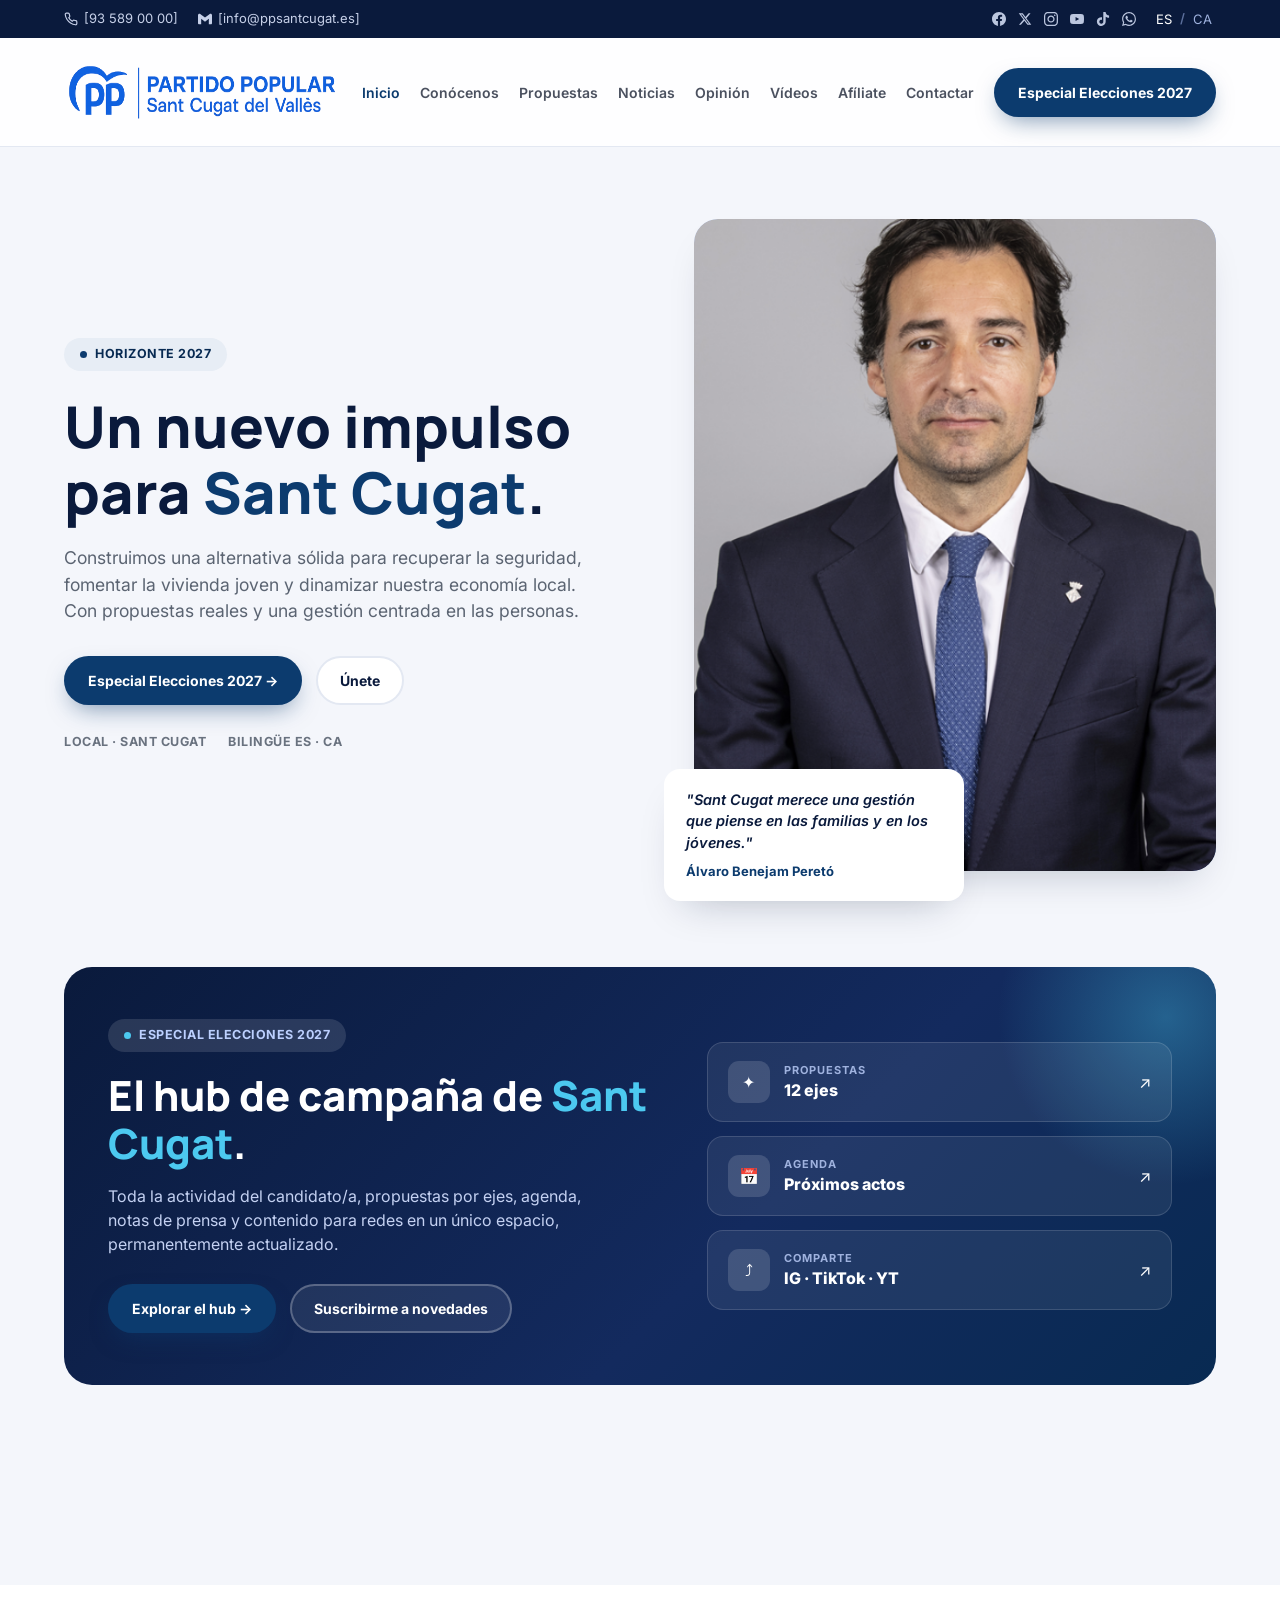
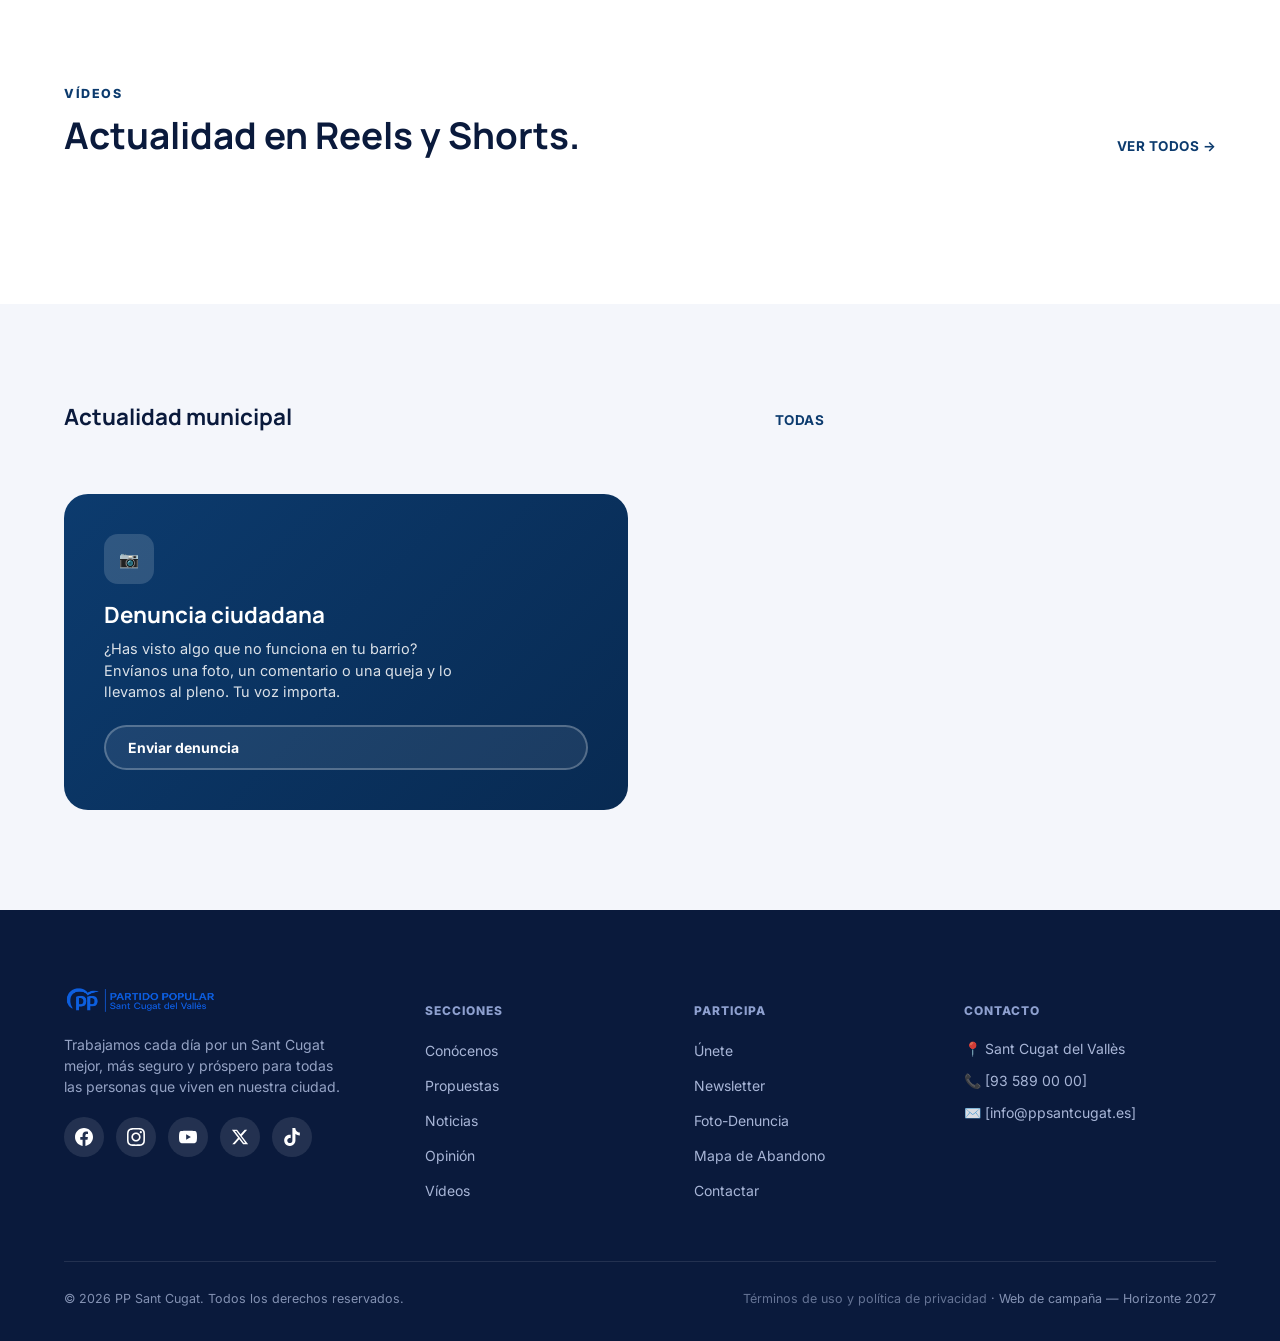
<file: index.html>
<!DOCTYPE html>
<html lang="es">
<head>
<meta charset="UTF-8">
<meta name="viewport" content="width=device-width, initial-scale=1.0">
<title>PP Sant Cugat — Horizonte 2027</title>
<meta name="description" content="Partido Popular de Sant Cugat del Vallès. Propuestas, actualidad y agenda de cara a las elecciones municipales de mayo de 2027.">
<link rel="preconnect" href="https://fonts.googleapis.com">
<link rel="preconnect" href="https://fonts.gstatic.com" crossorigin>
<link href="https://fonts.googleapis.com/css2?family=Manrope:wght@500;700;800&family=Inter:wght@400;500;600;700&display=swap" rel="stylesheet">
<link rel="stylesheet" href="css/style.css">
<style>
  .modal-overlay {
    display: none;
    position: fixed;
    inset: 0;
    background: rgba(0,0,0,0.55);
    z-index: 1000;
    align-items: center;
    justify-content: center;
  }
  .modal-overlay.active { display: flex; }
  .modal-box {
    background: #fff;
    border-radius: 20px;
    padding: 40px;
    width: 100%;
    max-width: 520px;
    margin: 20px;
    position: relative;
  }
  .modal-box h3 { font-size: 1.4rem; margin-bottom: 6px; color: #0d1b3e; }
  .modal-box p { color: #555; margin-bottom: 24px; font-size: 0.95rem; }
  .modal-close {
    position: absolute;
    top: 16px; right: 20px;
    background: none; border: none;
    font-size: 1.5rem; cursor: pointer; color: #888;
  }
  .form-group { margin-bottom: 16px; }
  .form-group label { display: block; font-size: 0.85rem; font-weight: 600; margin-bottom: 6px; color: #0d1b3e; }
  .form-group input,
  .form-group textarea,
  .form-group select {
    width: 100%;
    padding: 10px 14px;
    border: 1.5px solid #dde2ee;
    border-radius: 10px;
    font-size: 0.95rem;
    font-family: inherit;
    outline: none;
    transition: border .2s;
    box-sizing: border-box;
  }
  .form-group input:focus,
  .form-group textarea:focus { border-color: #2563eb; }
  .form-group textarea { resize: vertical; min-height: 100px; }
  .btn-submit {
    width: 100%;
    padding: 13px;
    background: #2563eb;
    color: #fff;
    border: none;
    border-radius: 50px;
    font-size: 1rem;
    font-weight: 700;
    cursor: pointer;
    margin-top: 8px;
    transition: background .2s;
  }
  .btn-submit:hover { background: #1d4ed8; }
  .form-success {
    display: none;
    text-align: center;
    padding: 20px 0;
  }
  .form-success .icon { font-size: 3rem; margin-bottom: 12px; }
  .form-success h4 { color: #0d1b3e; font-size: 1.2rem; margin-bottom: 8px; }
  .form-success p { color: #555; }
</style>
</head>
<body>
<div id="site-header"></div>
<script src="js/layout.js"></script>
<script>Layout.header('inicio');</script>

<!-- ============ HERO ============ -->
<header class="hero" id="inicio">
  <div class="wrap">
    <div>
      <span class="badge" data-i18n="hero_badge">Horizonte 2027</span>
      <h1 data-i18n-html="hero_title">Un nuevo impulso para <span class="accent">Sant Cugat</span>.</h1>
      <p class="lead" data-i18n="hero_lead">Construimos una alternativa sólida para recuperar la seguridad, fomentar la vivienda joven y dinamizar nuestra economía local. Con propuestas reales y una gestión centrada en las personas.</p>
      <div class="hero-actions">
        <a href="especial-elecciones-2027.html" class="btn btn-primary" data-i18n="hero_cta1">Especial Elecciones 2027 →</a>
        <a href="afiliate.html" class="btn btn-ghost" data-i18n="hero_cta2">Únete</a>
      </div>
      <div class="hero-meta">
        <span data-i18n="hero_meta1">LOCAL · SANT CUGAT</span>
        <span data-i18n="hero_meta2">BILINGÜE ES · CA</span>
      </div>
    </div>
    <div class="hero-media">
      <div class="hero-photo">
        <img src="img/equipo/alvaro-benejam.png" alt="Álvaro Benejam Peretó" style="width:100%;height:100%;object-fit:cover;border-radius:inherit;">
      </div>
      <div class="hero-quote">
        <p data-i18n="hero_quote">"Sant Cugat merece una gestión que piense en las familias y en los jóvenes."</p>
        <div class="who">Álvaro Benejam Peretó</div>
      </div>
    </div>
  </div>
</header>

<!-- ============ HUB BANNER ============ -->
<section id="hub" style="padding:0 0 100px;">
  <div class="hub" data-reveal>
    <div class="hub-grid">
      <div>
        <span class="badge" data-i18n="hub_badge">Especial Elecciones 2027</span>
        <h2 data-i18n-html="hub_title">El hub de campaña de <span class="accent">Sant Cugat</span>.</h2>
        <p class="lead" data-i18n="hub_lead">Toda la actividad del candidato/a, propuestas por ejes, agenda, notas de prensa y contenido para redes en un único espacio, permanentemente actualizado.</p>
        <div class="hub-actions">
          <a href="especial-elecciones-2027.html" class="btn btn-primary" data-i18n="hub_cta1">Explorar el hub →</a>
          <a href="afiliate.html" class="btn btn-ghost-dark" data-i18n="hub_cta2">Suscribirme a novedades</a>
        </div>
      </div>
      <div class="hub-stats">
        <a href="especial-elecciones-2027.html#propuestas" class="hub-stat">
          <div class="hub-stat-left">
            <div class="hub-stat-icon">✦</div>
            <div><div class="hub-stat-label" data-i18n="hub_stat1_label">Propuestas</div><div class="hub-stat-value" data-i18n="hub_stat1_value">18 ejes</div></div>
          </div>
          <span>↗</span>
        </a>
        <a href="especial-elecciones-2027.html#agenda" class="hub-stat">
          <div class="hub-stat-left">
            <div class="hub-stat-icon">📅</div>
            <div><div class="hub-stat-label" data-i18n="hub_stat2_label">Agenda</div><div class="hub-stat-value" data-i18n="hub_stat2_value">Próximos actos</div></div>
          </div>
          <span>↗</span>
        </a>
        <a href="index.html#videos" class="hub-stat">
          <div class="hub-stat-left">
            <div class="hub-stat-icon">⤴</div>
            <div><div class="hub-stat-label" data-i18n="hub_stat3_label">Comparte</div><div class="hub-stat-value">IG · TikTok · YT</div></div>
          </div>
          <span>↗</span>
        </a>
      </div>
    </div>
  </div>
</section>

<!-- ============ VIDEOS ============ -->
<section id="videos" style="background:var(--surface);">
  <div class="wrap">
    <div class="section-head">
      <div>
        <span class="eyebrow" data-i18n="vid_eyebrow">Vídeos</span>
        <h2 data-i18n="vid_title">Actualidad en Reels y Shorts.</h2>
      </div>
      <a href="#videos" class="section-link" data-i18n="vid_link">VER TODOS →</a>
    </div>
    <div class="video-row" id="videoRow"></div>
  </div>
</section>

<!-- ============ ACTUALIDAD (noticias principales) ============ -->
<section id="actualidad">
  <div class="wrap">
    <div class="news-home-list">
      <div class="news-head">
        <h3 data-i18n="news_title">Actualidad municipal</h3>
        <a href="noticias.html" class="section-link" data-i18n="news_link">TODAS</a>
      </div>
      <div id="newsList"></div>
    </div>
    <div class="feature-row">
      <div class="feature-card blue" data-reveal style="width:100%;max-width:100%;">
        <div class="feature-icon">📷</div>
        <h3>Denuncia ciudadana</h3>
        <p>¿Has visto algo que no funciona en tu barrio? Envíanos una foto, un comentario o una queja y lo llevamos al pleno. Tu voz importa.</p>
        <button class="btn btn-ghost-dark" onclick="document.getElementById('modalDenuncia').classList.add('active')">Enviar denuncia</button>
      </div>
    </div>
  </div>
</section>

<!-- ============ MODAL DENUNCIA ============ -->
<div class="modal-overlay" id="modalDenuncia">
  <div class="modal-box">
    <button class="modal-close" onclick="cerrarModal()">✕</button>
    <div id="formContent">
      <h3>📷 Envía tu denuncia</h3>
      <p>Rellena el formulario y nos pondremos en contacto contigo. Toda denuncia llega directamente al equipo del PP Sant Cugat.</p>
      <form action="https://formspree.io/f/xeeylwga" method="POST" enctype="multipart/form-data" onsubmit="handleSubmit(event)">
        <div class="form-group">
          <label>Nombre completo *</label>
          <input type="text" name="nombre" placeholder="Tu nombre" required>
        </div>
        <div class="form-group">
          <label>Email de contacto *</label>
          <input type="email" name="email" placeholder="tu@email.com" required>
        </div>
        <div class="form-group">
          <label>Tipo de denuncia</label>
          <select name="tipo">
            <option value="">Selecciona una categoría</option>
            <option value="seguridad">Seguridad ciudadana</option>
            <option value="urbanismo">Urbanismo y obras</option>
            <option value="limpieza">Limpieza y residuos</option>
            <option value="movilidad">Movilidad y transporte</option>
            <option value="otro">Otro</option>
          </select>
        </div>
        <div class="form-group">
          <label>Descripción *</label>
          <textarea name="mensaje" placeholder="Describe el problema con el mayor detalle posible..." required></textarea>
        </div>
        <div class="form-group">
          <label>Adjuntar foto (opcional)</label>
          <input type="file" name="foto" accept="image/*">
        </div>
        <button type="submit" class="btn-submit">Enviar denuncia →</button>
      </form>
    </div>
    <div class="form-success" id="formSuccess">
      <div class="icon">✅</div>
      <h4>¡Denuncia recibida!</h4>
      <p>Gracias por tu mensaje. Nuestro equipo la revisará y se pondrá en contacto contigo lo antes posible.</p>
    </div>
  </div>
</div>

<footer id="site-footer"></footer>
<script>Layout.footer();</script>
<!-- ============ DATOS DINÁMICOS ============ -->
<script src="data/videos.js"></script>
<script src="data/news.js"></script>
<script src="js/main.js"></script>
<script>
  function cerrarModal() {
    document.getElementById('modalDenuncia').classList.remove('active');
    document.getElementById('formContent').style.display = 'block';
    document.getElementById('formSuccess').style.display = 'none';
  }
  function handleSubmit(e) {
    e.preventDefault();
    var form = e.target;
    var data = new FormData(form);
    fetch(form.action, {
      method: 'POST',
      body: data,
      headers: { 'Accept': 'application/json' }
    }).then(function(r) {
      if (r.ok) {
        document.getElementById('formContent').style.display = 'none';
        document.getElementById('formSuccess').style.display = 'block';
      }
    });
  }
  document.getElementById('modalDenuncia').addEventListener('click', function(e) {
    if (e.target === this) cerrarModal();
  });
</script>
</body>
</html>
</file>
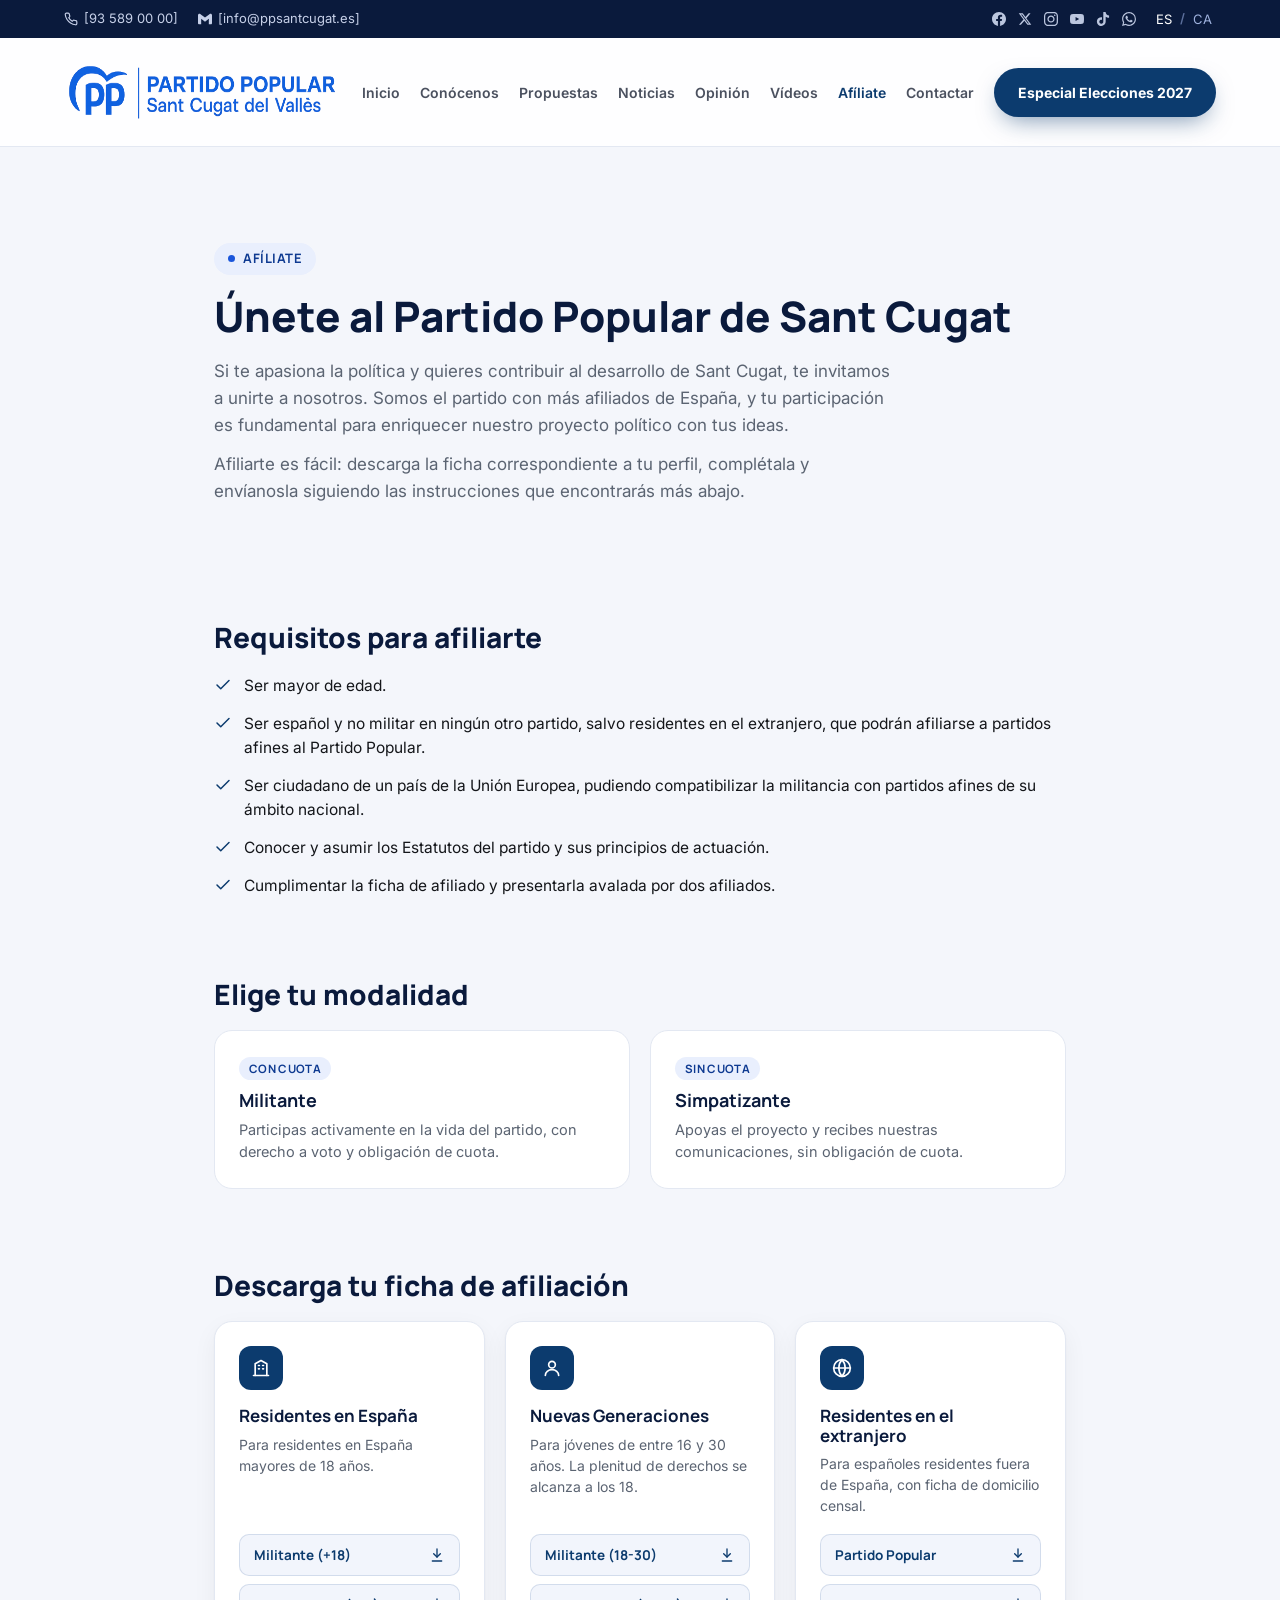
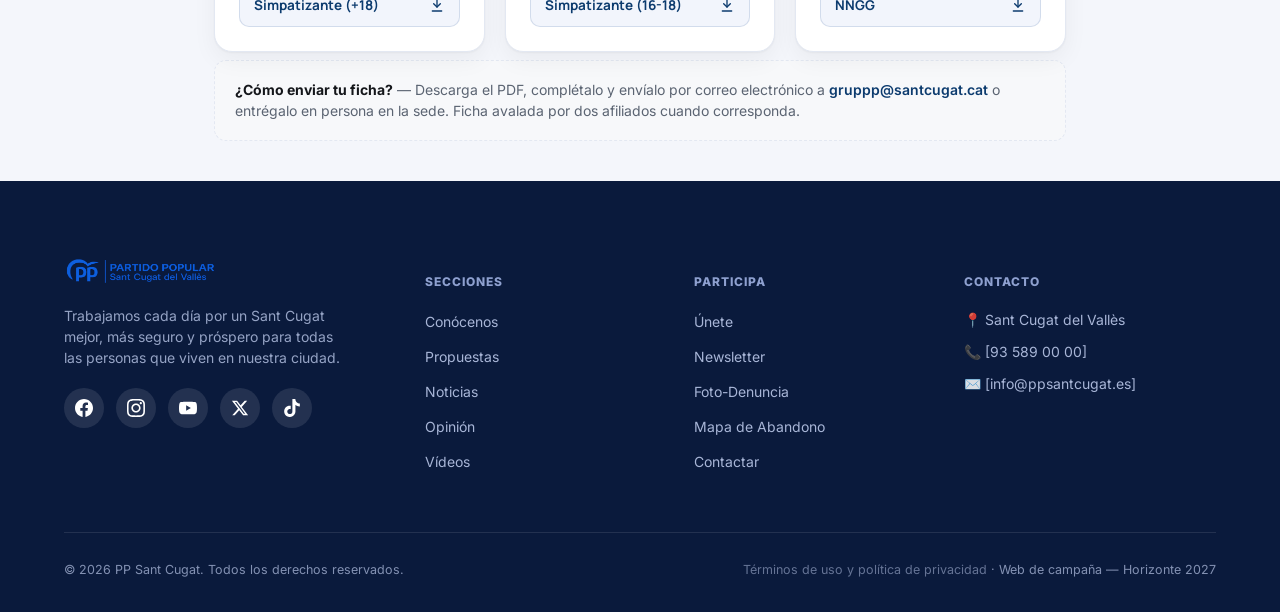
<file: afiliate.html>
<!DOCTYPE html>
<html lang="es">
<head>
<meta charset="UTF-8">
<meta name="viewport" content="width=device-width, initial-scale=1.0">
<title>Afíliate — PP Sant Cugat</title>
<meta name="description" content="Únete al Partido Popular de Sant Cugat del Vallès y participa en el proyecto de ciudad para las elecciones municipales de mayo de 2027.">
<link rel="preconnect" href="https://fonts.googleapis.com">
<link rel="preconnect" href="https://fonts.gstatic.com" crossorigin>
<link href="https://fonts.googleapis.com/css2?family=Manrope:wght@500;700;800&family=Inter:wght@400;500;600;700&display=swap" rel="stylesheet">
<link rel="stylesheet" href="css/style.css">
<style>
  .affil-hero{ padding:96px 24px 64px; max-width:900px; margin:0 auto; text-align:left; }
  .affil-kicker{
    display:inline-flex; align-items:center; gap:8px;
    background:#E9EFFD; color:#0E3A91;
    font-family:'Manrope',sans-serif; font-weight:700; font-size:13px;
    letter-spacing:.04em; text-transform:uppercase;
    padding:6px 14px; border-radius:999px; margin-bottom:18px;
  }
  .affil-kicker::before{ content:""; width:7px;height:7px; border-radius:50%; background:#1A56DB; }
  .affil-hero h1{
    font-family:'Manrope',sans-serif; font-weight:800;
    font-size:clamp(28px,4vw,42px); line-height:1.12;
    color:var(--pp-navy,#0E1E3D); margin:0 0 18px;
  }
  .affil-hero p{
    font-family:'Inter',sans-serif; font-size:17px; line-height:1.6;
    color:var(--muted,#5B5F66); max-width:680px; margin:0 0 12px;
  }
  .affil-section{ max-width:900px; margin:0 auto; padding:40px 24px; }
  .affil-section h2{
    font-family:'Manrope',sans-serif; font-weight:800;
    font-size:clamp(22px,2.6vw,28px); color:var(--pp-navy,#0E1E3D); margin:0 0 20px;
  }
  .affil-requisitos{ list-style:none; margin:0; padding:0; display:flex; flex-direction:column; gap:14px; }
  .affil-requisitos li{
    display:flex; align-items:flex-start; gap:12px;
    font-family:'Inter',sans-serif; font-size:15.5px; line-height:1.55; color:var(--ink,#14161A);
  }
  .affil-requisitos svg{ flex-shrink:0; margin-top:2px; color:var(--pp-blue,#1E4B8F); }
  .affil-modalidades{ display:grid; grid-template-columns:1fr 1fr; gap:20px; }
  @media (max-width:640px){ .affil-modalidades{grid-template-columns:1fr;} }
  .affil-mcard{
    background:var(--surface,#FFFFFF); border:1px solid var(--border,rgba(20,22,26,.08));
    border-radius:var(--radius,16px); padding:24px;
  }
  .affil-mcard h3{ font-family:'Manrope',sans-serif; font-weight:700; font-size:18px; color:var(--pp-navy,#0E1E3D); margin:0 0 8px; }
  .affil-mcard p{ font-family:'Inter',sans-serif; font-size:14.5px; line-height:1.55; color:var(--muted,#5B5F66); margin:0; }
  .affil-mcard .tag{
    display:inline-block; font-family:'Manrope',sans-serif; font-weight:700; font-size:11.5px;
    letter-spacing:.03em; text-transform:uppercase; color:#0E3A91; background:#E9EFFD;
    padding:3px 10px; border-radius:999px; margin-bottom:10px;
  }
  .affil-perfiles{ display:grid; grid-template-columns:repeat(3,1fr); gap:20px; }
  @media (max-width:900px){ .affil-perfiles{grid-template-columns:1fr;} }
  .affil-pcard{
    background:var(--surface,#FFFFFF); border:1px solid var(--border,rgba(20,22,26,.08));
    border-radius:var(--radius,16px); padding:24px; display:flex; flex-direction:column;
    box-shadow:0 1px 2px rgba(20,22,26,.04), 0 8px 24px rgba(20,22,26,.05);
  }
  .affil-picon{
    width:44px;height:44px; border-radius:12px; background:var(--pp-blue,#1E4B8F); color:#fff;
    display:flex;align-items:center;justify-content:center; margin-bottom:16px;
  }
  .affil-pcard h3{ font-family:'Manrope',sans-serif; font-weight:700; font-size:17px; color:var(--pp-navy,#0E1E3D); margin:0 0 8px; }
  .affil-pcard p{ font-family:'Inter',sans-serif; font-size:14px; line-height:1.5; color:var(--muted,#5B5F66); margin:0 0 18px; flex-grow:1; }
  .affil-downloads{ display:flex; flex-direction:column; gap:8px; }
  .affil-dl{
    display:flex; align-items:center; justify-content:space-between; gap:10px;
    font-family:'Manrope',sans-serif; font-weight:700; font-size:13.5px;
    color:var(--pp-blue,#1E4B8F); background:#F2F5FC; border:1px solid rgba(30,75,143,.15);
    border-radius:10px; padding:10px 14px; text-decoration:none; transition:background .15s ease;
  }
  .affil-dl:hover{ background:#E9EFFD; }
  .affil-dl svg{ flex-shrink:0; }
  .affil-note{
    background:#F7F8FA; border:1px dashed var(--border,rgba(20,22,26,.15)); border-radius:12px;
    padding:18px 20px; font-family:'Inter',sans-serif; font-size:14px; line-height:1.55;
    color:var(--muted,#5B5F66); margin-top:8px;
  }
  .affil-note strong{ color:var(--ink,#14161A); }
  .affil-note a{ color:var(--pp-blue,#1E4B8F); font-weight:600; }
</style>
</head>
<body>

<div id="site-header"></div>
<script src="js/layout.js"></script>
<script>Layout.header('afiliate');</script>

<!-- ============ HERO ============ -->
<section class="affil-hero" data-reveal>
  <span class="affil-kicker" data-i18n="affil_kicker">Afíliate</span>
  <h1 data-i18n="affil_title">Únete al Partido Popular de Sant Cugat</h1>
  <p data-i18n="affil_lead1">Si te apasiona la política y quieres contribuir al desarrollo de Sant Cugat, te invitamos a unirte a nosotros. Somos el partido con más afiliados de España, y tu participación es fundamental para enriquecer nuestro proyecto político con tus ideas.</p>
  <p data-i18n="affil_lead2">Afiliarte es fácil: descarga la ficha correspondiente a tu perfil, complétala y envíanosla siguiendo las instrucciones que encontrarás más abajo.</p>
</section>

<!-- ============ REQUISITOS ============ -->
<section class="affil-section">
  <h2 data-i18n="affil_req_title">Requisitos para afiliarte</h2>
  <ul class="affil-requisitos" data-i18n-html="affil_requisitos_html"></ul>
</section>

<!-- ============ MODALIDADES ============ -->
<section class="affil-section">
  <h2 data-i18n="affil_mod_title">Elige tu modalidad</h2>
  <div class="affil-modalidades">
    <div class="affil-mcard">
      <span class="tag" data-i18n="affil_mod_militante_tag">Con cuota</span>
      <h3 data-i18n="affil_mod_militante_title">Militante</h3>
      <p data-i18n="affil_mod_militante_text">Participas activamente en la vida del partido, con derecho a voto y obligación de cuota.</p>
    </div>
    <div class="affil-mcard">
      <span class="tag" data-i18n="affil_mod_simpatizante_tag">Sin cuota</span>
      <h3 data-i18n="affil_mod_simpatizante_title">Simpatizante</h3>
      <p data-i18n="affil_mod_simpatizante_text">Apoyas el proyecto y recibes nuestras comunicaciones, sin obligación de cuota.</p>
    </div>
  </div>
</section>

<!-- ============ DESCARGA DE FICHAS ============ -->
<section class="affil-section">
  <h2 data-i18n="affil_docs_title">Descarga tu ficha de afiliación</h2>
  <div class="affil-perfiles">

    <div class="affil-pcard">
      <div class="affil-picon">
        <svg width="20" height="20" viewBox="0 0 24 24" fill="none" stroke="currentColor" stroke-width="2" stroke-linecap="round" stroke-linejoin="round"><path d="M3 21h18"/><path d="M5 21V7l7-4 7 4v14"/><path d="M9 9h1"/><path d="M9 13h1"/><path d="M14 9h1"/><path d="M14 13h1"/></svg>
      </div>
      <h3 data-i18n="affil_perfil_espana_title">Residentes en España</h3>
      <p data-i18n="affil_perfil_espana_text">Para residentes en España mayores de 18 años.</p>
      <div class="affil-downloads">
        <a class="affil-dl" href="docs/afiliacion/AfiliacionPP%20(1).pdf" target="_blank" rel="noopener noreferrer">
          <span data-i18n="affil_dl_militante">Militante (+18)</span>
          <svg width="16" height="16" viewBox="0 0 24 24" fill="none" stroke="currentColor" stroke-width="2" stroke-linecap="round" stroke-linejoin="round"><path d="M12 3v12"/><path d="M7 10l5 5 5-5"/><path d="M5 21h14"/></svg>
        </a>
        <a class="affil-dl" href="docs/afiliacion/SimpatizantePP.pdf" target="_blank" rel="noopener noreferrer">
          <span data-i18n="affil_dl_simpatizante">Simpatizante (+18)</span>
          <svg width="16" height="16" viewBox="0 0 24 24" fill="none" stroke="currentColor" stroke-width="2" stroke-linecap="round" stroke-linejoin="round"><path d="M12 3v12"/><path d="M7 10l5 5 5-5"/><path d="M5 21h14"/></svg>
        </a>
      </div>
    </div>

    <div class="affil-pcard">
      <div class="affil-picon">
        <svg width="20" height="20" viewBox="0 0 24 24" fill="none" stroke="currentColor" stroke-width="2" stroke-linecap="round" stroke-linejoin="round"><circle cx="12" cy="8" r="4"/><path d="M4 21c0-4 3.5-7 8-7s8 3 8 7"/></svg>
      </div>
      <h3 data-i18n="affil_perfil_nngg_title">Nuevas Generaciones</h3>
      <p data-i18n="affil_perfil_nngg_text">Para jóvenes de entre 16 y 30 años. La plenitud de derechos se alcanza a los 18.</p>
      <div class="affil-downloads">
        <a class="affil-dl" href="docs/afiliacion/AfiliacionNNGG.pdf" target="_blank" rel="noopener noreferrer">
          <span data-i18n="affil_dl_militante_nngg">Militante (18-30)</span>
          <svg width="16" height="16" viewBox="0 0 24 24" fill="none" stroke="currentColor" stroke-width="2" stroke-linecap="round" stroke-linejoin="round"><path d="M12 3v12"/><path d="M7 10l5 5 5-5"/><path d="M5 21h14"/></svg>
        </a>
        <a class="affil-dl" href="docs/afiliacion/SimpatizanteNNGG.pdf" target="_blank" rel="noopener noreferrer">
          <span data-i18n="affil_dl_simpatizante_nngg">Simpatizante (16-18)</span>
          <svg width="16" height="16" viewBox="0 0 24 24" fill="none" stroke="currentColor" stroke-width="2" stroke-linecap="round" stroke-linejoin="round"><path d="M12 3v12"/><path d="M7 10l5 5 5-5"/><path d="M5 21h14"/></svg>
        </a>
      </div>
    </div>

    <div class="affil-pcard">
      <div class="affil-picon">
        <svg width="20" height="20" viewBox="0 0 24 24" fill="none" stroke="currentColor" stroke-width="2" stroke-linecap="round" stroke-linejoin="round"><circle cx="12" cy="12" r="10"/><path d="M2 12h20"/><path d="M12 2a15 15 0 010 20 15 15 0 010-20z"/></svg>
      </div>
      <h3 data-i18n="affil_perfil_extranjero_title">Residentes en el extranjero</h3>
      <p data-i18n="affil_perfil_extranjero_text">Para españoles residentes fuera de España, con ficha de domicilio censal.</p>
      <div class="affil-downloads">
        <a class="affil-dl" href="docs/afiliacion/AfiliacionPPExterior.pdf" target="_blank" rel="noopener noreferrer">
          <span data-i18n="affil_dl_pp_exterior">Partido Popular</span>
          <svg width="16" height="16" viewBox="0 0 24 24" fill="none" stroke="currentColor" stroke-width="2" stroke-linecap="round" stroke-linejoin="round"><path d="M12 3v12"/><path d="M7 10l5 5 5-5"/><path d="M5 21h14"/></svg>
        </a>
        <a class="affil-dl" href="docs/afiliacion/AfiliadosNNGG-Exterior.pdf" target="_blank" rel="noopener noreferrer">
          <span data-i18n="affil_dl_nngg_exterior">NNGG</span>
          <svg width="16" height="16" viewBox="0 0 24 24" fill="none" stroke="currentColor" stroke-width="2" stroke-linecap="round" stroke-linejoin="round"><path d="M12 3v12"/><path d="M7 10l5 5 5-5"/><path d="M5 21h14"/></svg>
        </a>
      </div>
    </div>

  </div>

  <div class="affil-note">
    <strong data-i18n="affil_note_label">¿Cómo enviar tu ficha?</strong>
    <span data-i18n-html="affil_note_text_html"> — Descarga el PDF, complétalo y envíalo por correo electrónico a <a href="mailto:gruppp@santcugat.cat">gruppp@santcugat.cat</a> o entrégalo en persona en la sede. Ficha avalada por dos afiliados cuando corresponda.</span>
  </div>
</section>

<footer id="site-footer"></footer>
<script>Layout.footer();</script>

<!-- ============ DATOS DINÁMICOS ============ -->
<script src="data/videos.js"></script>
<script src="data/news.js"></script>
<script src="js/main.js"></script>
</body>
</html>
</file>
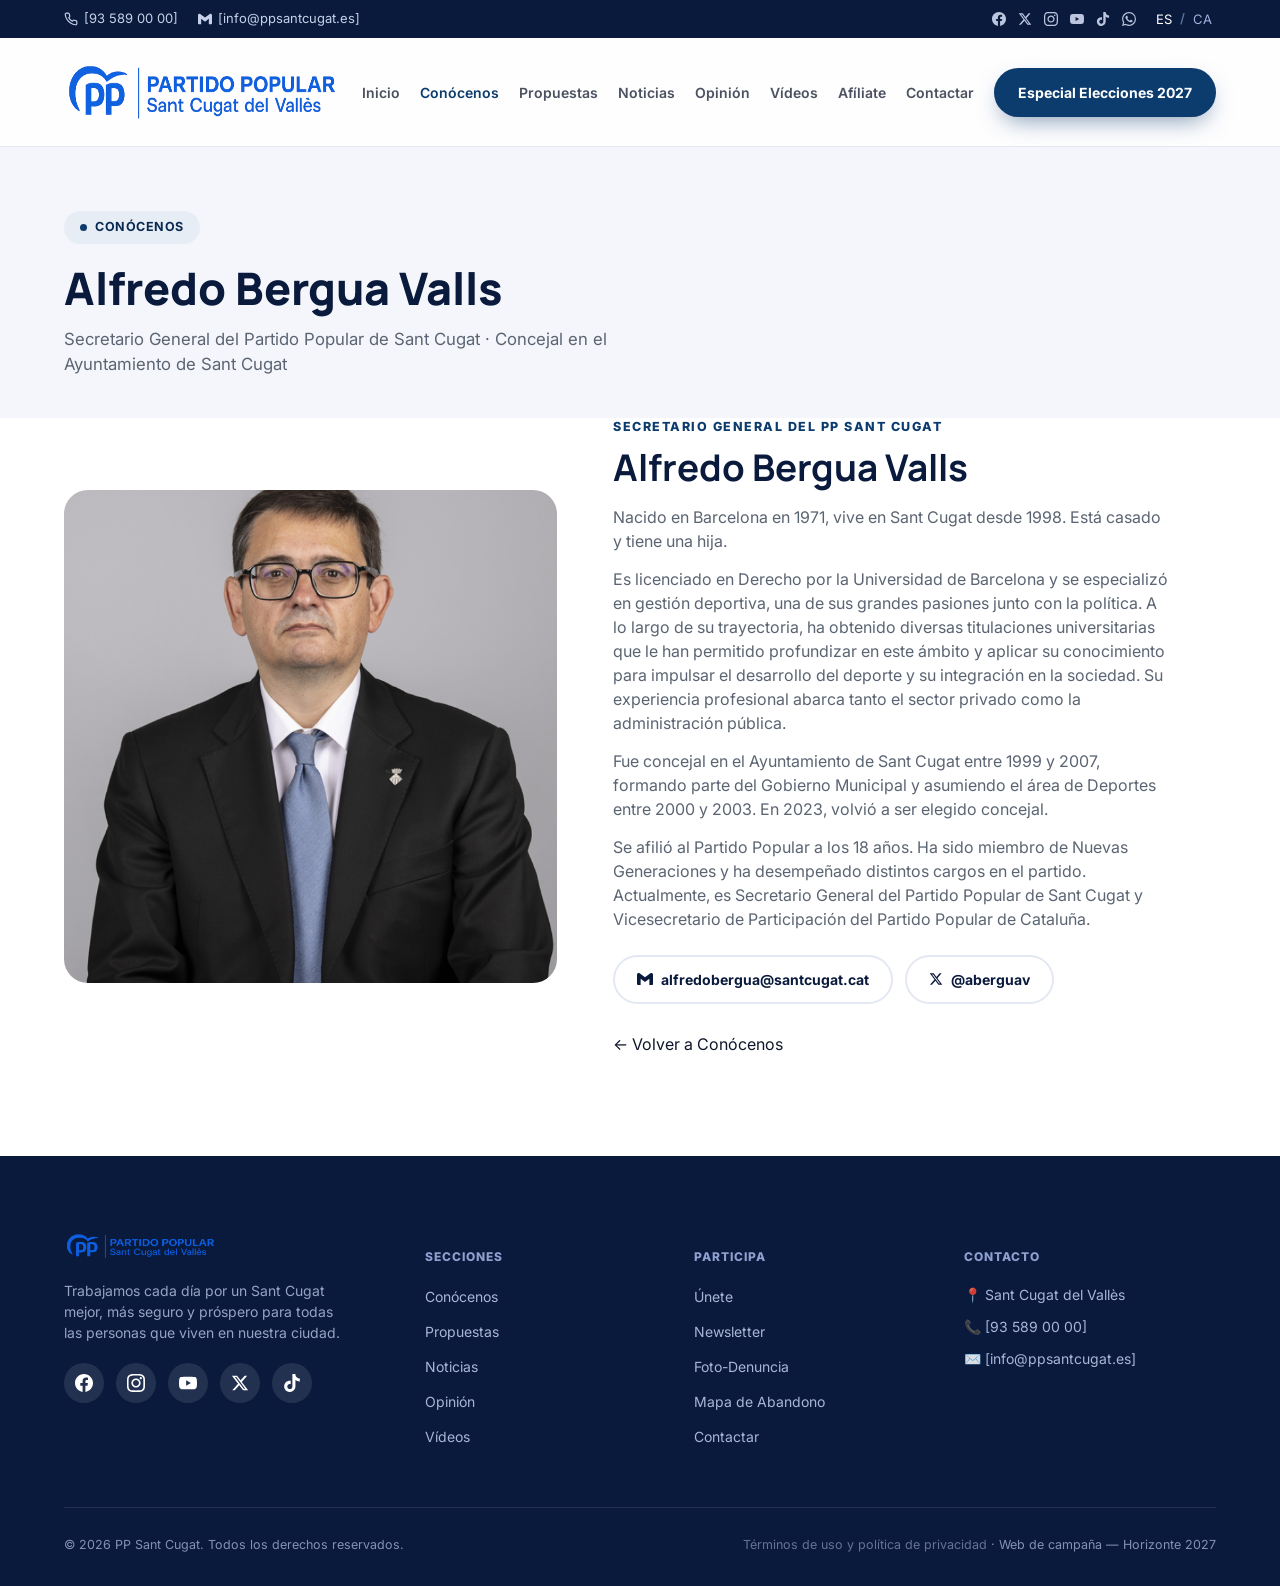
<file: candidato-alfredo-bergua.html>
<!DOCTYPE html>
<html lang="es">
<head>
<meta charset="UTF-8">
<meta name="viewport" content="width=device-width, initial-scale=1.0">
<title>Alfredo Bergua Valls — PP Sant Cugat</title>
<meta name="description" content="Conoce la trayectoria de Alfredo Bergua Valls, Secretario General del Partido Popular de Sant Cugat y Concejal en el Ayuntamiento de Sant Cugat.">
<link rel="preconnect" href="https://fonts.googleapis.com">
<link rel="preconnect" href="https://fonts.gstatic.com" crossorigin>
<link href="https://fonts.googleapis.com/css2?family=Manrope:wght@500;700;800&family=Inter:wght@400;500;600;700&display=swap" rel="stylesheet">
<link rel="stylesheet" href="css/style.css">
</head>
<body>

<div id="site-header"></div>
<script src="js/layout.js"></script>
<script>Layout.header('conocenos');</script>

<!-- ============ PAGE HEADER ============ -->
<section class="page-header">
  <div class="wrap">
    <span class="badge" data-i18n="about_eyebrow">Conócenos</span>
    <h1>Alfredo Bergua Valls</h1>
    <p class="lead">Secretario General del Partido Popular de Sant Cugat · Concejal en el Ayuntamiento de Sant Cugat</p>
  </div>
</section>

<!-- ============ PERFIL DEL CANDIDATO ============ -->
<section class="about" style="padding-top:0;">
  <div class="wrap">
    <div class="about-photo" data-reveal style="background-image:url('img/equipo/alfredo-bergua.png');background-size:cover;background-position:top center;"></div>
    <div data-reveal>
      <span class="eyebrow">Secretario General del PP Sant Cugat</span>
      <h2 style="font-size:clamp(1.7rem,3vw,2.3rem);color:var(--pp-navy);margin-bottom:16px;">Alfredo Bergua Valls</h2>
      <p style="color:var(--muted);max-width:560px;margin-bottom:14px;">Nacido en Barcelona en 1971, vive en Sant Cugat desde 1998. Está casado y tiene una hija.</p>
      <p style="color:var(--muted);max-width:560px;margin-bottom:14px;">Es licenciado en Derecho por la Universidad de Barcelona y se especializó en gestión deportiva, una de sus grandes pasiones junto con la política. A lo largo de su trayectoria, ha obtenido diversas titulaciones universitarias que le han permitido profundizar en este ámbito y aplicar su conocimiento para impulsar el desarrollo del deporte y su integración en la sociedad. Su experiencia profesional abarca tanto el sector privado como la administración pública.</p>
      <p style="color:var(--muted);max-width:560px;margin-bottom:14px;">Fue concejal en el Ayuntamiento de Sant Cugat entre 1999 y 2007, formando parte del Gobierno Municipal y asumiendo el área de Deportes entre 2000 y 2003. En 2023, volvió a ser elegido concejal.</p>
      <p style="color:var(--muted);max-width:560px;margin-bottom:24px;">Se afilió al Partido Popular a los 18 años. Ha sido miembro de Nuevas Generaciones y ha desempeñado distintos cargos en el partido. Actualmente, es Secretario General del Partido Popular de Sant Cugat y Vicesecretario de Participación del Partido Popular de Cataluña.</p>
      <div style="display:flex;gap:12px;flex-wrap:wrap;">
        <a class="btn btn-ghost" href="mailto:alfredobergua@santcugat.cat"><svg width="16" height="16" viewBox="0 0 24 24" fill="currentColor"><path d="M24 5.457v13.909c0 .904-.732 1.636-1.636 1.636h-3.819V11.73L12 16.64l-6.545-4.91v9.273H1.636A1.636 1.636 0 0 1 0 19.366V5.457c0-2.023 2.309-3.178 3.927-1.964L5.455 4.64 12 9.548l6.545-4.91 1.528-1.145C21.69 2.28 24 3.434 24 5.457z"/></svg> alfredobergua@santcugat.cat</a>
        <a class="btn btn-ghost" href="https://x.com/aberguav" target="_blank" rel="noopener"><svg width="14" height="14" viewBox="0 0 24 24" fill="currentColor"><path d="M18.244 2.25h3.308l-7.227 8.26 8.502 11.24H16.17l-5.214-6.817L4.99 21.75H1.68l7.73-8.835L1.254 2.25H8.08l4.713 6.231zm-1.161 17.52h1.833L7.084 4.126H5.117z"/></svg> @aberguav</a>
      </div>
      <p style="margin-top:28px;"><a href="conocenos.html" data-i18n="candidate_back">← Volver a Conócenos</a></p>
    </div>
  </div>
</section>

<footer id="site-footer"></footer>
<script>Layout.footer();</script>

<!-- ============ DATOS DINÁMICOS ============ -->
<script src="data/videos.js"></script>
<script src="data/news.js"></script>
<script src="js/main.js"></script>
</body>
</html>
</file>
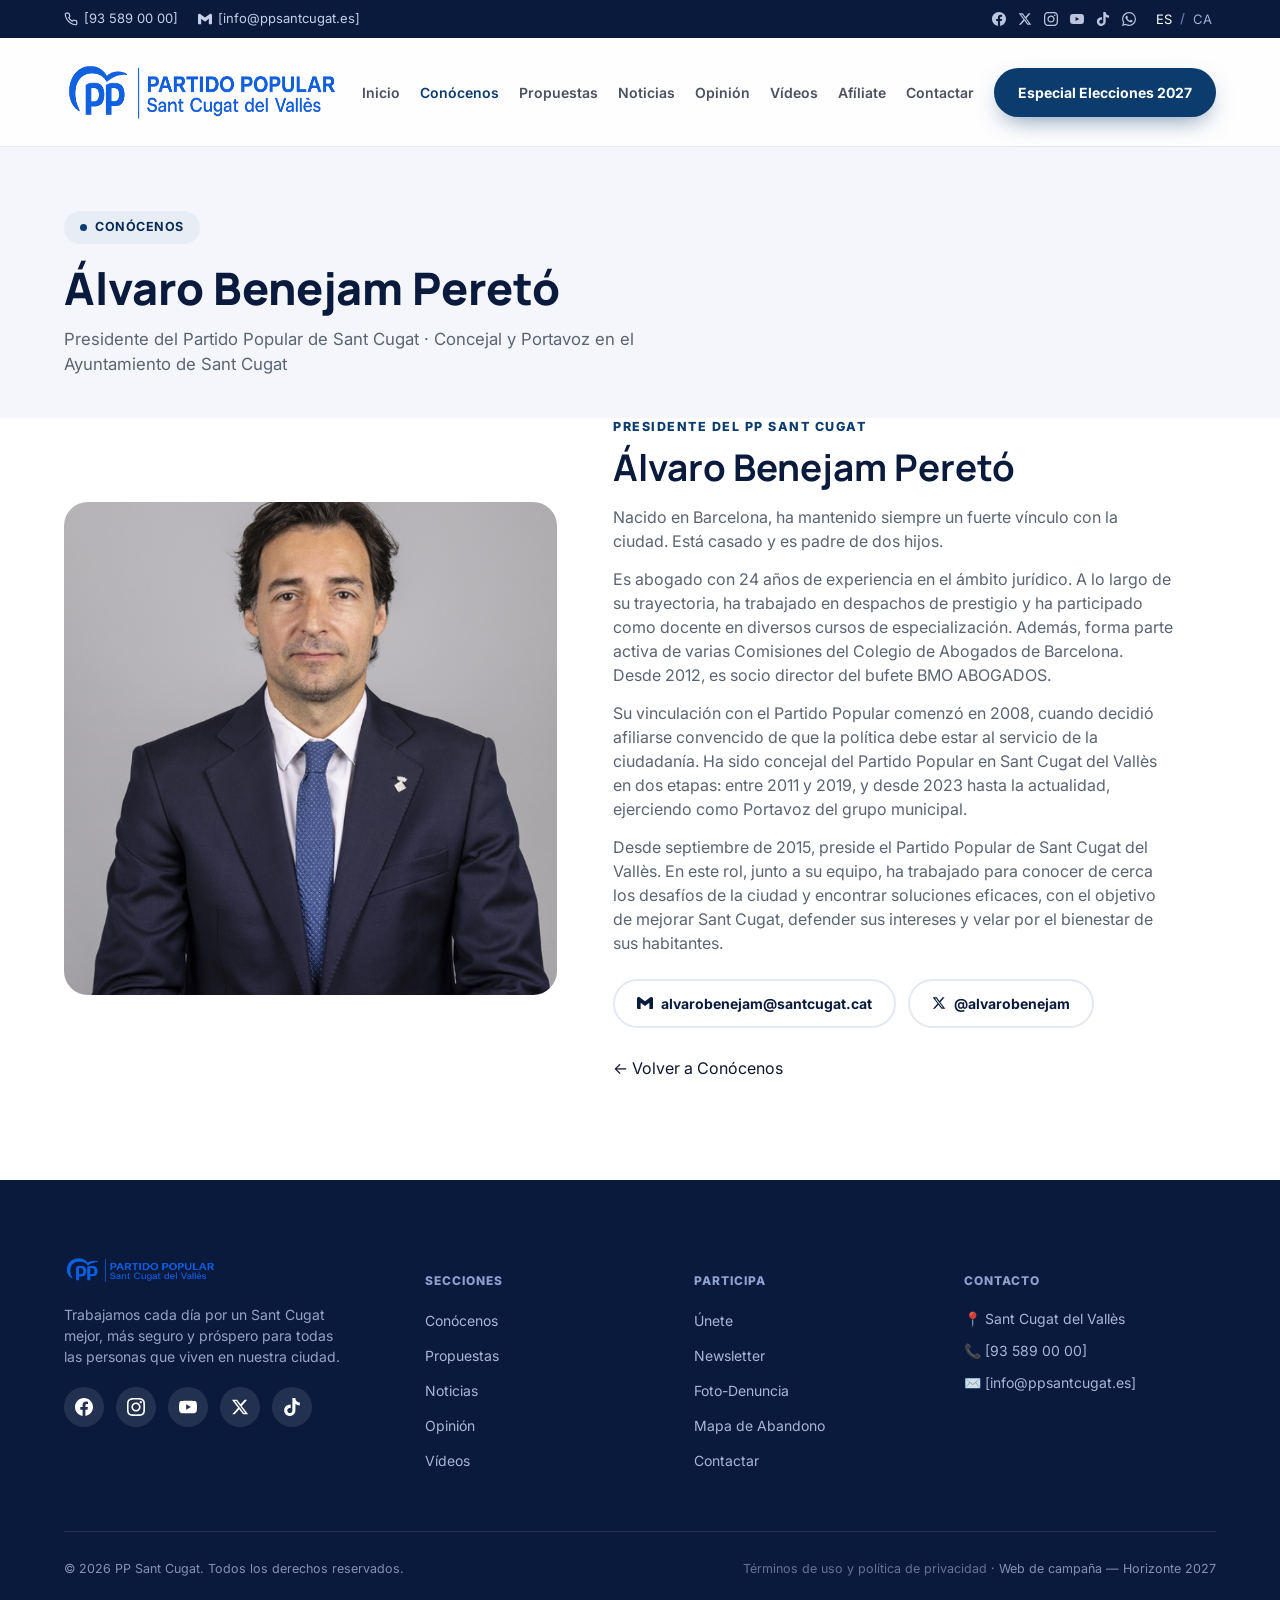
<file: candidato-alvaro-benejam.html>
<!DOCTYPE html>
<html lang="es">
<head>
<meta charset="UTF-8">
<meta name="viewport" content="width=device-width, initial-scale=1.0">
<title>Álvaro Benejam Peretó — PP Sant Cugat</title>
<meta name="description" content="Conoce la trayectoria de Álvaro Benejam Peretó, Presidente del Partido Popular de Sant Cugat y Concejal y Portavoz en el Ayuntamiento de Sant Cugat.">
<link rel="preconnect" href="https://fonts.googleapis.com">
<link rel="preconnect" href="https://fonts.gstatic.com" crossorigin>
<link href="https://fonts.googleapis.com/css2?family=Manrope:wght@500;700;800&family=Inter:wght@400;500;600;700&display=swap" rel="stylesheet">
<link rel="stylesheet" href="css/style.css">
</head>
<body>

<div id="site-header"></div>
<script src="js/layout.js"></script>
<script>Layout.header('conocenos');</script>

<!-- ============ PAGE HEADER ============ -->
<section class="page-header">
  <div class="wrap">
    <span class="badge" data-i18n="about_eyebrow">Conócenos</span>
    <h1>Álvaro Benejam Peretó</h1>
    <p class="lead">Presidente del Partido Popular de Sant Cugat · Concejal y Portavoz en el Ayuntamiento de Sant Cugat</p>
  </div>
</section>

<!-- ============ PERFIL DEL CANDIDATO ============ -->
<section class="about" style="padding-top:0;">
  <div class="wrap">
    <div class="about-photo" data-reveal style="background-image:url('img/equipo/alvaro-benejam.png');background-size:cover;background-position:top center;"></div>
    <div data-reveal>
      <span class="eyebrow">Presidente del PP Sant Cugat</span>
      <h2 style="font-size:clamp(1.7rem,3vw,2.3rem);color:var(--pp-navy);margin-bottom:16px;">Álvaro Benejam Peretó</h2>
      <p style="color:var(--muted);max-width:560px;margin-bottom:14px;">Nacido en Barcelona, ha mantenido siempre un fuerte vínculo con la ciudad. Está casado y es padre de dos hijos.</p>
      <p style="color:var(--muted);max-width:560px;margin-bottom:14px;">Es abogado con 24 años de experiencia en el ámbito jurídico. A lo largo de su trayectoria, ha trabajado en despachos de prestigio y ha participado como docente en diversos cursos de especialización. Además, forma parte activa de varias Comisiones del Colegio de Abogados de Barcelona. Desde 2012, es socio director del bufete BMO ABOGADOS.</p>
      <p style="color:var(--muted);max-width:560px;margin-bottom:14px;">Su vinculación con el Partido Popular comenzó en 2008, cuando decidió afiliarse convencido de que la política debe estar al servicio de la ciudadanía. Ha sido concejal del Partido Popular en Sant Cugat del Vallès en dos etapas: entre 2011 y 2019, y desde 2023 hasta la actualidad, ejerciendo como Portavoz del grupo municipal.</p>
      <p style="color:var(--muted);max-width:560px;margin-bottom:24px;">Desde septiembre de 2015, preside el Partido Popular de Sant Cugat del Vallès. En este rol, junto a su equipo, ha trabajado para conocer de cerca los desafíos de la ciudad y encontrar soluciones eficaces, con el objetivo de mejorar Sant Cugat, defender sus intereses y velar por el bienestar de sus habitantes.</p>
      <div style="display:flex;gap:12px;flex-wrap:wrap;">
        <a class="btn btn-ghost" href="mailto:alvarobenejam@santcugat.cat"><svg width="16" height="16" viewBox="0 0 24 24" fill="currentColor"><path d="M24 5.457v13.909c0 .904-.732 1.636-1.636 1.636h-3.819V11.73L12 16.64l-6.545-4.91v9.273H1.636A1.636 1.636 0 0 1 0 19.366V5.457c0-2.023 2.309-3.178 3.927-1.964L5.455 4.64 12 9.548l6.545-4.91 1.528-1.145C21.69 2.28 24 3.434 24 5.457z"/></svg> alvarobenejam@santcugat.cat</a>
        <a class="btn btn-ghost" href="https://x.com/alvarobenejam" target="_blank" rel="noopener"><svg width="14" height="14" viewBox="0 0 24 24" fill="currentColor"><path d="M18.244 2.25h3.308l-7.227 8.26 8.502 11.24H16.17l-5.214-6.817L4.99 21.75H1.68l7.73-8.835L1.254 2.25H8.08l4.713 6.231zm-1.161 17.52h1.833L7.084 4.126H5.117z"/></svg> @alvarobenejam</a>
      </div>
      <p style="margin-top:28px;"><a href="conocenos.html" data-i18n="candidate_back">← Volver a Conócenos</a></p>
    </div>
  </div>
</section>

<footer id="site-footer"></footer>
<script>Layout.footer();</script>

<!-- ============ DATOS DINÁMICOS ============ -->
<script src="data/videos.js"></script>
<script src="data/news.js"></script>
<script src="js/main.js"></script>
</body>
</html>
</file>
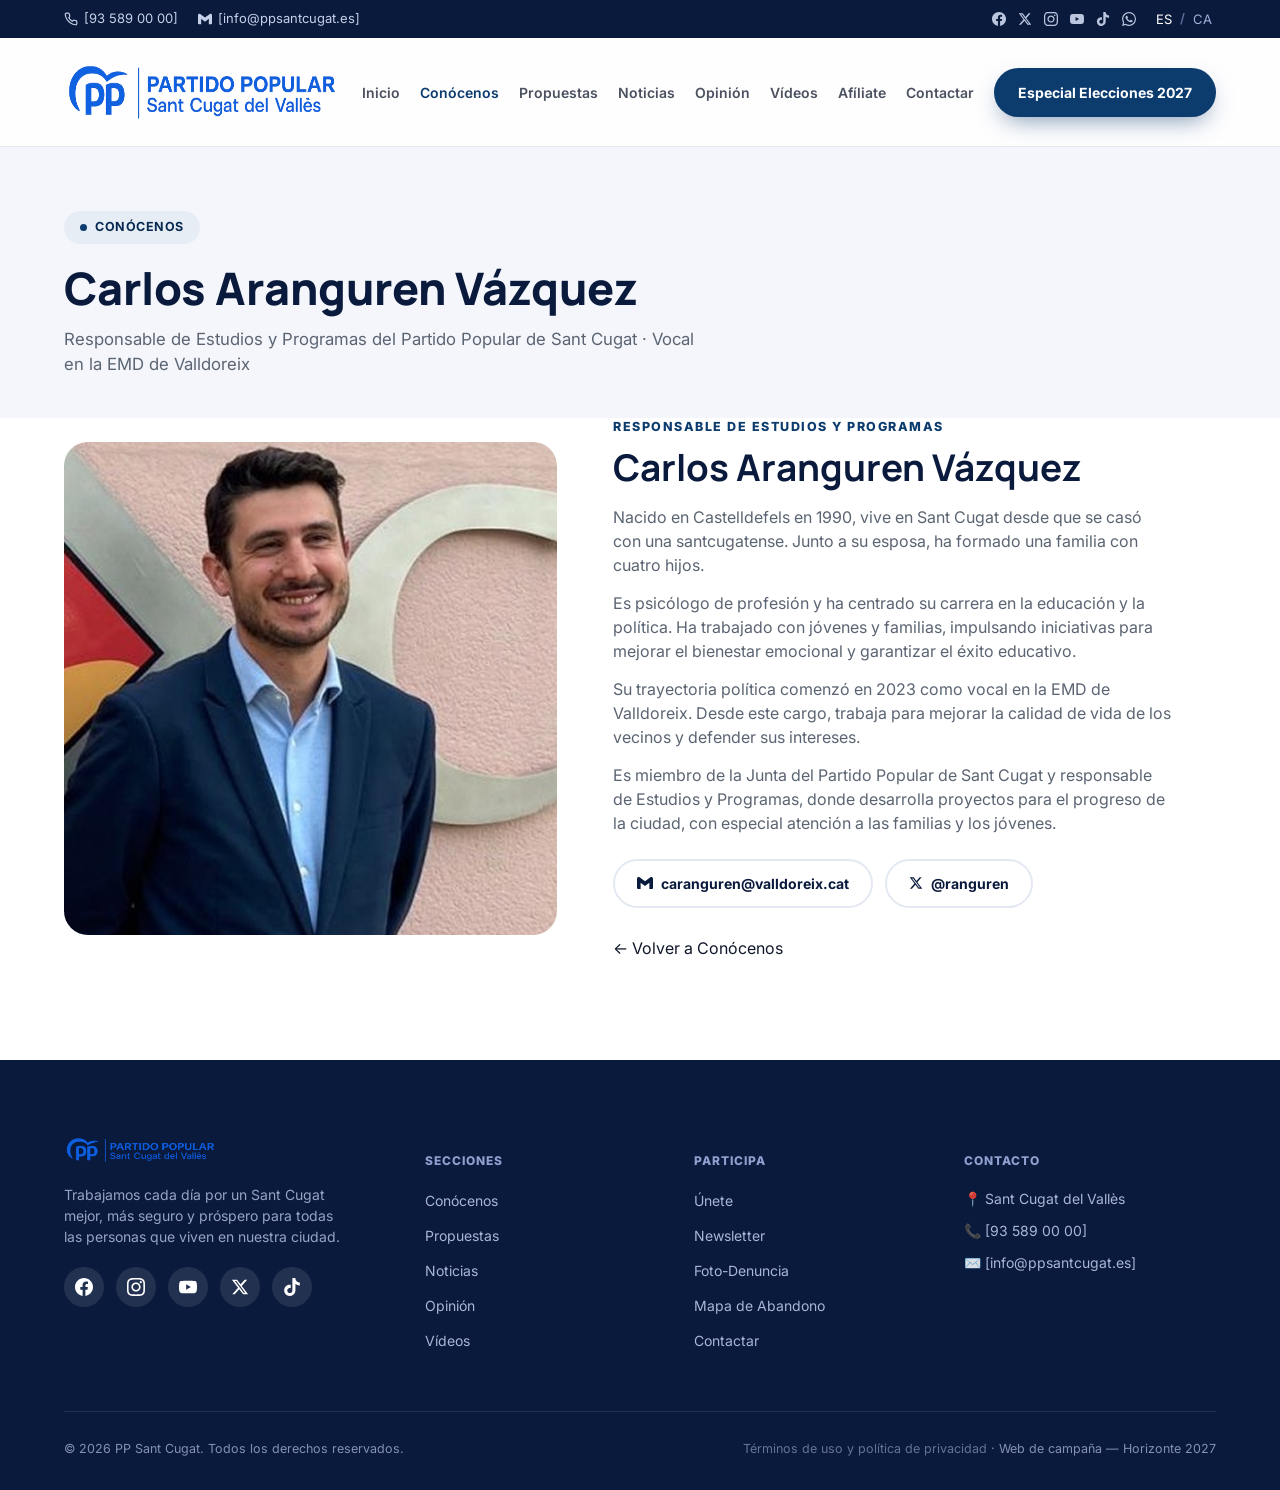
<file: candidato-carlos-aranguren.html>
<!DOCTYPE html>
<html lang="es">
<head>
<meta charset="UTF-8">
<meta name="viewport" content="width=device-width, initial-scale=1.0">
<title>Carlos Aranguren Vázquez — PP Sant Cugat</title>
<meta name="description" content="Conoce la trayectoria de Carlos Aranguren Vázquez, Responsable de Estudios y Programas del Partido Popular de Sant Cugat y Vocal en la EMD de Valldoreix.">
<link rel="preconnect" href="https://fonts.googleapis.com">
<link rel="preconnect" href="https://fonts.gstatic.com" crossorigin>
<link href="https://fonts.googleapis.com/css2?family=Manrope:wght@500;700;800&family=Inter:wght@400;500;600;700&display=swap" rel="stylesheet">
<link rel="stylesheet" href="css/style.css">
</head>
<body>

<div id="site-header"></div>
<script src="js/layout.js"></script>
<script>Layout.header('conocenos');</script>

<!-- ============ PAGE HEADER ============ -->
<section class="page-header">
  <div class="wrap">
    <span class="badge" data-i18n="about_eyebrow">Conócenos</span>
    <h1>Carlos Aranguren Vázquez</h1>
    <p class="lead">Responsable de Estudios y Programas del Partido Popular de Sant Cugat · Vocal en la EMD de Valldoreix</p>
  </div>
</section>

<!-- ============ PERFIL DEL CANDIDATO ============ -->
<section class="about" style="padding-top:0;">
  <div class="wrap">
    <div class="about-photo" data-reveal style="background-image:url('img/equipo/carlos-aranguren.png');background-size:cover;background-position:top center;"></div>
    <div data-reveal>
      <span class="eyebrow">Responsable de Estudios y Programas</span>
      <h2 style="font-size:clamp(1.7rem,3vw,2.3rem);color:var(--pp-navy);margin-bottom:16px;">Carlos Aranguren Vázquez</h2>
      <p style="color:var(--muted);max-width:560px;margin-bottom:14px;">Nacido en Castelldefels en 1990, vive en Sant Cugat desde que se casó con una santcugatense. Junto a su esposa, ha formado una familia con cuatro hijos.</p>
      <p style="color:var(--muted);max-width:560px;margin-bottom:14px;">Es psicólogo de profesión y ha centrado su carrera en la educación y la política. Ha trabajado con jóvenes y familias, impulsando iniciativas para mejorar el bienestar emocional y garantizar el éxito educativo.</p>
      <p style="color:var(--muted);max-width:560px;margin-bottom:14px;">Su trayectoria política comenzó en 2023 como vocal en la EMD de Valldoreix. Desde este cargo, trabaja para mejorar la calidad de vida de los vecinos y defender sus intereses.</p>
      <p style="color:var(--muted);max-width:560px;margin-bottom:24px;">Es miembro de la Junta del Partido Popular de Sant Cugat y responsable de Estudios y Programas, donde desarrolla proyectos para el progreso de la ciudad, con especial atención a las familias y los jóvenes.</p>
      <div style="display:flex;gap:12px;flex-wrap:wrap;">
        <a class="btn btn-ghost" href="mailto:caranguren@valldoreix.cat"><svg width="16" height="16" viewBox="0 0 24 24" fill="currentColor"><path d="M24 5.457v13.909c0 .904-.732 1.636-1.636 1.636h-3.819V11.73L12 16.64l-6.545-4.91v9.273H1.636A1.636 1.636 0 0 1 0 19.366V5.457c0-2.023 2.309-3.178 3.927-1.964L5.455 4.64 12 9.548l6.545-4.91 1.528-1.145C21.69 2.28 24 3.434 24 5.457z"/></svg> caranguren@valldoreix.cat</a>
        <a class="btn btn-ghost" href="https://x.com/ranguren" target="_blank" rel="noopener"><svg width="14" height="14" viewBox="0 0 24 24" fill="currentColor"><path d="M18.244 2.25h3.308l-7.227 8.26 8.502 11.24H16.17l-5.214-6.817L4.99 21.75H1.68l7.73-8.835L1.254 2.25H8.08l4.713 6.231zm-1.161 17.52h1.833L7.084 4.126H5.117z"/></svg> @ranguren</a>
      </div>
      <p style="margin-top:28px;"><a href="conocenos.html" data-i18n="candidate_back">← Volver a Conócenos</a></p>
    </div>
  </div>
</section>

<footer id="site-footer"></footer>
<script>Layout.footer();</script>

<!-- ============ DATOS DINÁMICOS ============ -->
<script src="data/videos.js"></script>
<script src="data/news.js"></script>
<script src="js/main.js"></script>
</body>
</html>
</file>
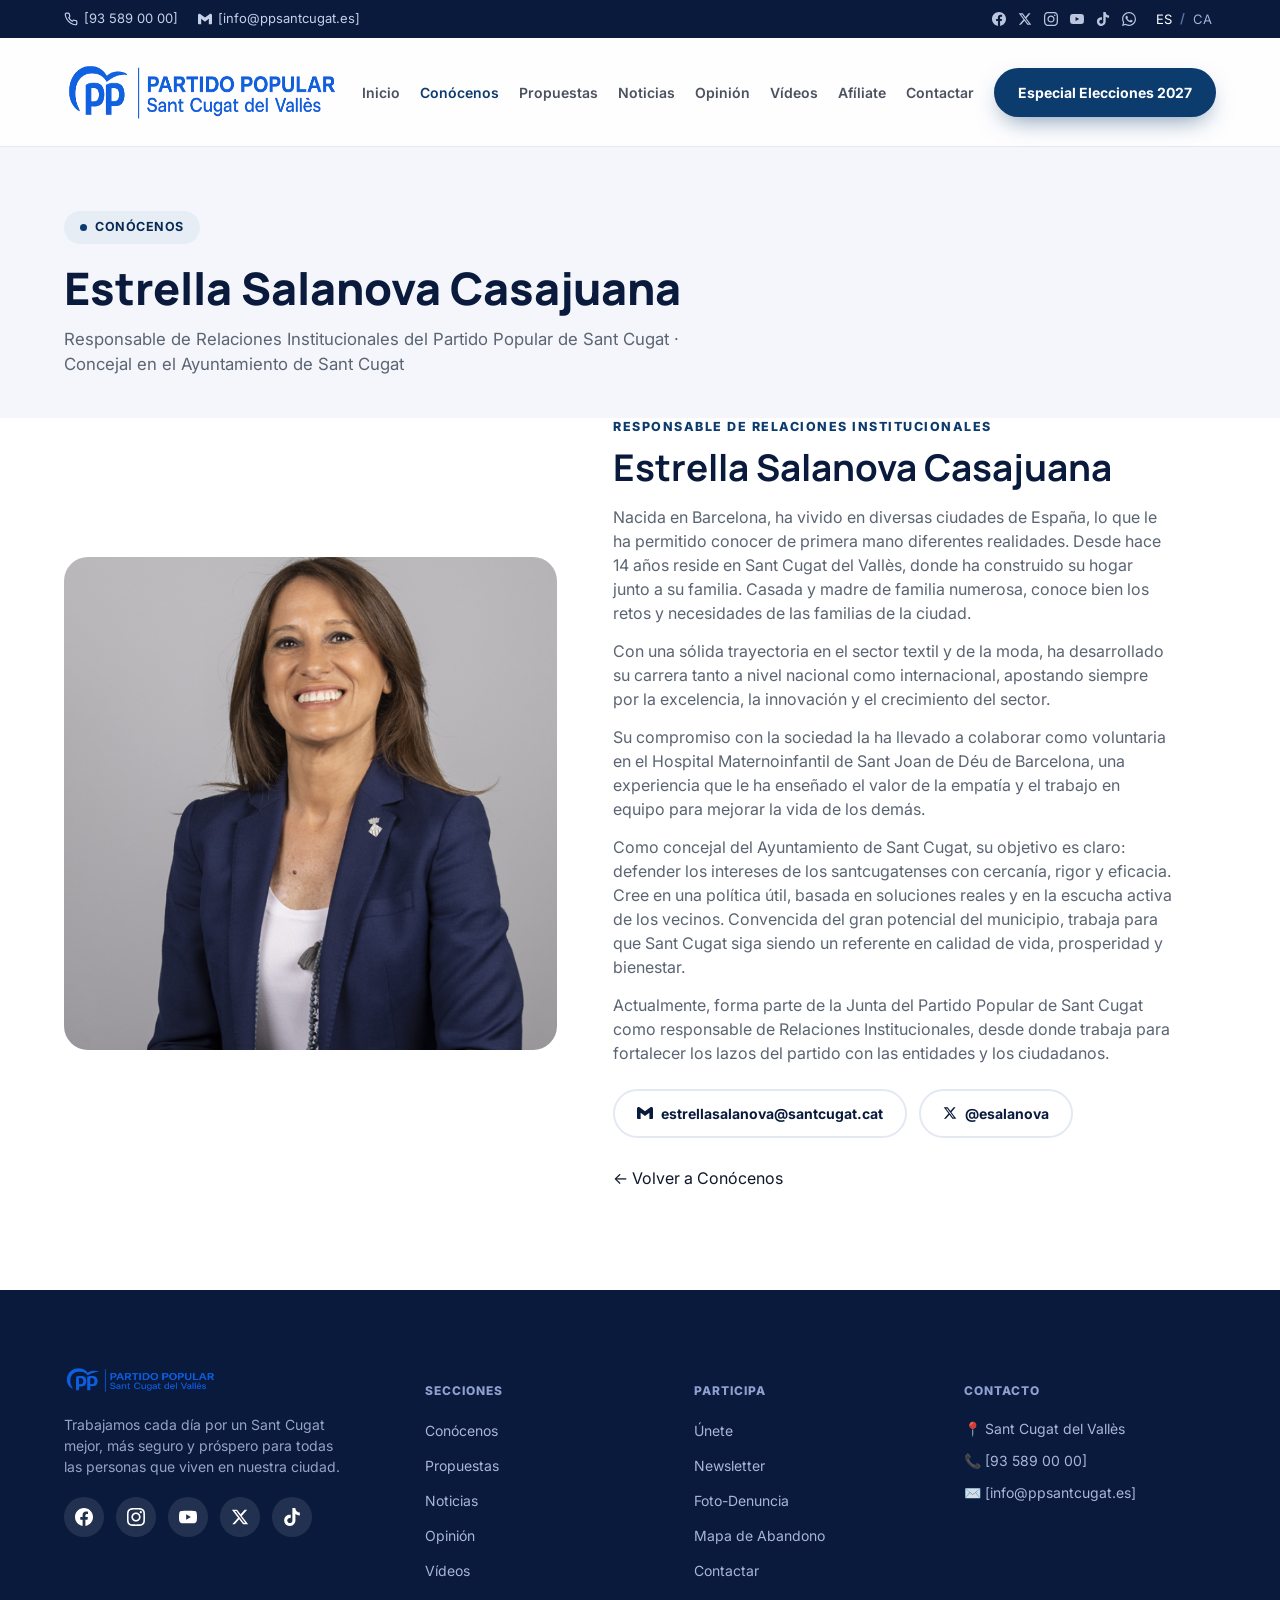
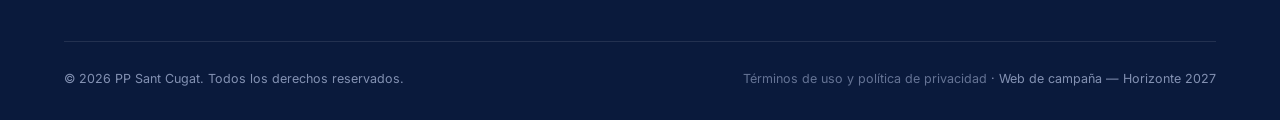
<file: candidato-estrella-salanova.html>
<!DOCTYPE html>
<html lang="es">
<head>
<meta charset="UTF-8">
<meta name="viewport" content="width=device-width, initial-scale=1.0">
<title>Estrella Salanova Casajuana — PP Sant Cugat</title>
<meta name="description" content="Conoce la trayectoria de Estrella Salanova Casajuana, Responsable de Relaciones Institucionales del Partido Popular de Sant Cugat y Concejal en el Ayuntamiento de Sant Cugat.">
<link rel="preconnect" href="https://fonts.googleapis.com">
<link rel="preconnect" href="https://fonts.gstatic.com" crossorigin>
<link href="https://fonts.googleapis.com/css2?family=Manrope:wght@500;700;800&family=Inter:wght@400;500;600;700&display=swap" rel="stylesheet">
<link rel="stylesheet" href="css/style.css">
</head>
<body>

<div id="site-header"></div>
<script src="js/layout.js"></script>
<script>Layout.header('conocenos');</script>

<!-- ============ PAGE HEADER ============ -->
<section class="page-header">
  <div class="wrap">
    <span class="badge" data-i18n="about_eyebrow">Conócenos</span>
    <h1>Estrella Salanova Casajuana</h1>
    <p class="lead">Responsable de Relaciones Institucionales del Partido Popular de Sant Cugat · Concejal en el Ayuntamiento de Sant Cugat</p>
  </div>
</section>

<!-- ============ PERFIL DEL CANDIDATO ============ -->
<section class="about" style="padding-top:0;">
  <div class="wrap">
    <div class="about-photo" data-reveal style="background-image:url('img/equipo/estrella-salanova.png');background-size:cover;background-position:top center;"></div>
    <div data-reveal>
      <span class="eyebrow">Responsable de Relaciones Institucionales</span>
      <h2 style="font-size:clamp(1.7rem,3vw,2.3rem);color:var(--pp-navy);margin-bottom:16px;">Estrella Salanova Casajuana</h2>
      <p style="color:var(--muted);max-width:560px;margin-bottom:14px;">Nacida en Barcelona, ha vivido en diversas ciudades de España, lo que le ha permitido conocer de primera mano diferentes realidades. Desde hace 14 años reside en Sant Cugat del Vallès, donde ha construido su hogar junto a su familia. Casada y madre de familia numerosa, conoce bien los retos y necesidades de las familias de la ciudad.</p>
      <p style="color:var(--muted);max-width:560px;margin-bottom:14px;">Con una sólida trayectoria en el sector textil y de la moda, ha desarrollado su carrera tanto a nivel nacional como internacional, apostando siempre por la excelencia, la innovación y el crecimiento del sector.</p>
      <p style="color:var(--muted);max-width:560px;margin-bottom:14px;">Su compromiso con la sociedad la ha llevado a colaborar como voluntaria en el Hospital Maternoinfantil de Sant Joan de Déu de Barcelona, una experiencia que le ha enseñado el valor de la empatía y el trabajo en equipo para mejorar la vida de los demás.</p>
      <p style="color:var(--muted);max-width:560px;margin-bottom:14px;">Como concejal del Ayuntamiento de Sant Cugat, su objetivo es claro: defender los intereses de los santcugatenses con cercanía, rigor y eficacia. Cree en una política útil, basada en soluciones reales y en la escucha activa de los vecinos. Convencida del gran potencial del municipio, trabaja para que Sant Cugat siga siendo un referente en calidad de vida, prosperidad y bienestar.</p>
      <p style="color:var(--muted);max-width:560px;margin-bottom:24px;">Actualmente, forma parte de la Junta del Partido Popular de Sant Cugat como responsable de Relaciones Institucionales, desde donde trabaja para fortalecer los lazos del partido con las entidades y los ciudadanos.</p>
      <div style="display:flex;gap:12px;flex-wrap:wrap;">
        <a class="btn btn-ghost" href="mailto:estrellasalanova@santcugat.cat"><svg width="16" height="16" viewBox="0 0 24 24" fill="currentColor"><path d="M24 5.457v13.909c0 .904-.732 1.636-1.636 1.636h-3.819V11.73L12 16.64l-6.545-4.91v9.273H1.636A1.636 1.636 0 0 1 0 19.366V5.457c0-2.023 2.309-3.178 3.927-1.964L5.455 4.64 12 9.548l6.545-4.91 1.528-1.145C21.69 2.28 24 3.434 24 5.457z"/></svg> estrellasalanova@santcugat.cat</a>
        <a class="btn btn-ghost" href="https://x.com/esalanova" target="_blank" rel="noopener"><svg width="14" height="14" viewBox="0 0 24 24" fill="currentColor"><path d="M18.244 2.25h3.308l-7.227 8.26 8.502 11.24H16.17l-5.214-6.817L4.99 21.75H1.68l7.73-8.835L1.254 2.25H8.08l4.713 6.231zm-1.161 17.52h1.833L7.084 4.126H5.117z"/></svg> @esalanova</a>
      </div>
      <p style="margin-top:28px;"><a href="conocenos.html" data-i18n="candidate_back">← Volver a Conócenos</a></p>
    </div>
  </div>
</section>

<footer id="site-footer"></footer>
<script>Layout.footer();</script>

<!-- ============ DATOS DINÁMICOS ============ -->
<script src="data/videos.js"></script>
<script src="data/news.js"></script>
<script src="js/main.js"></script>
</body>
</html>
</file>
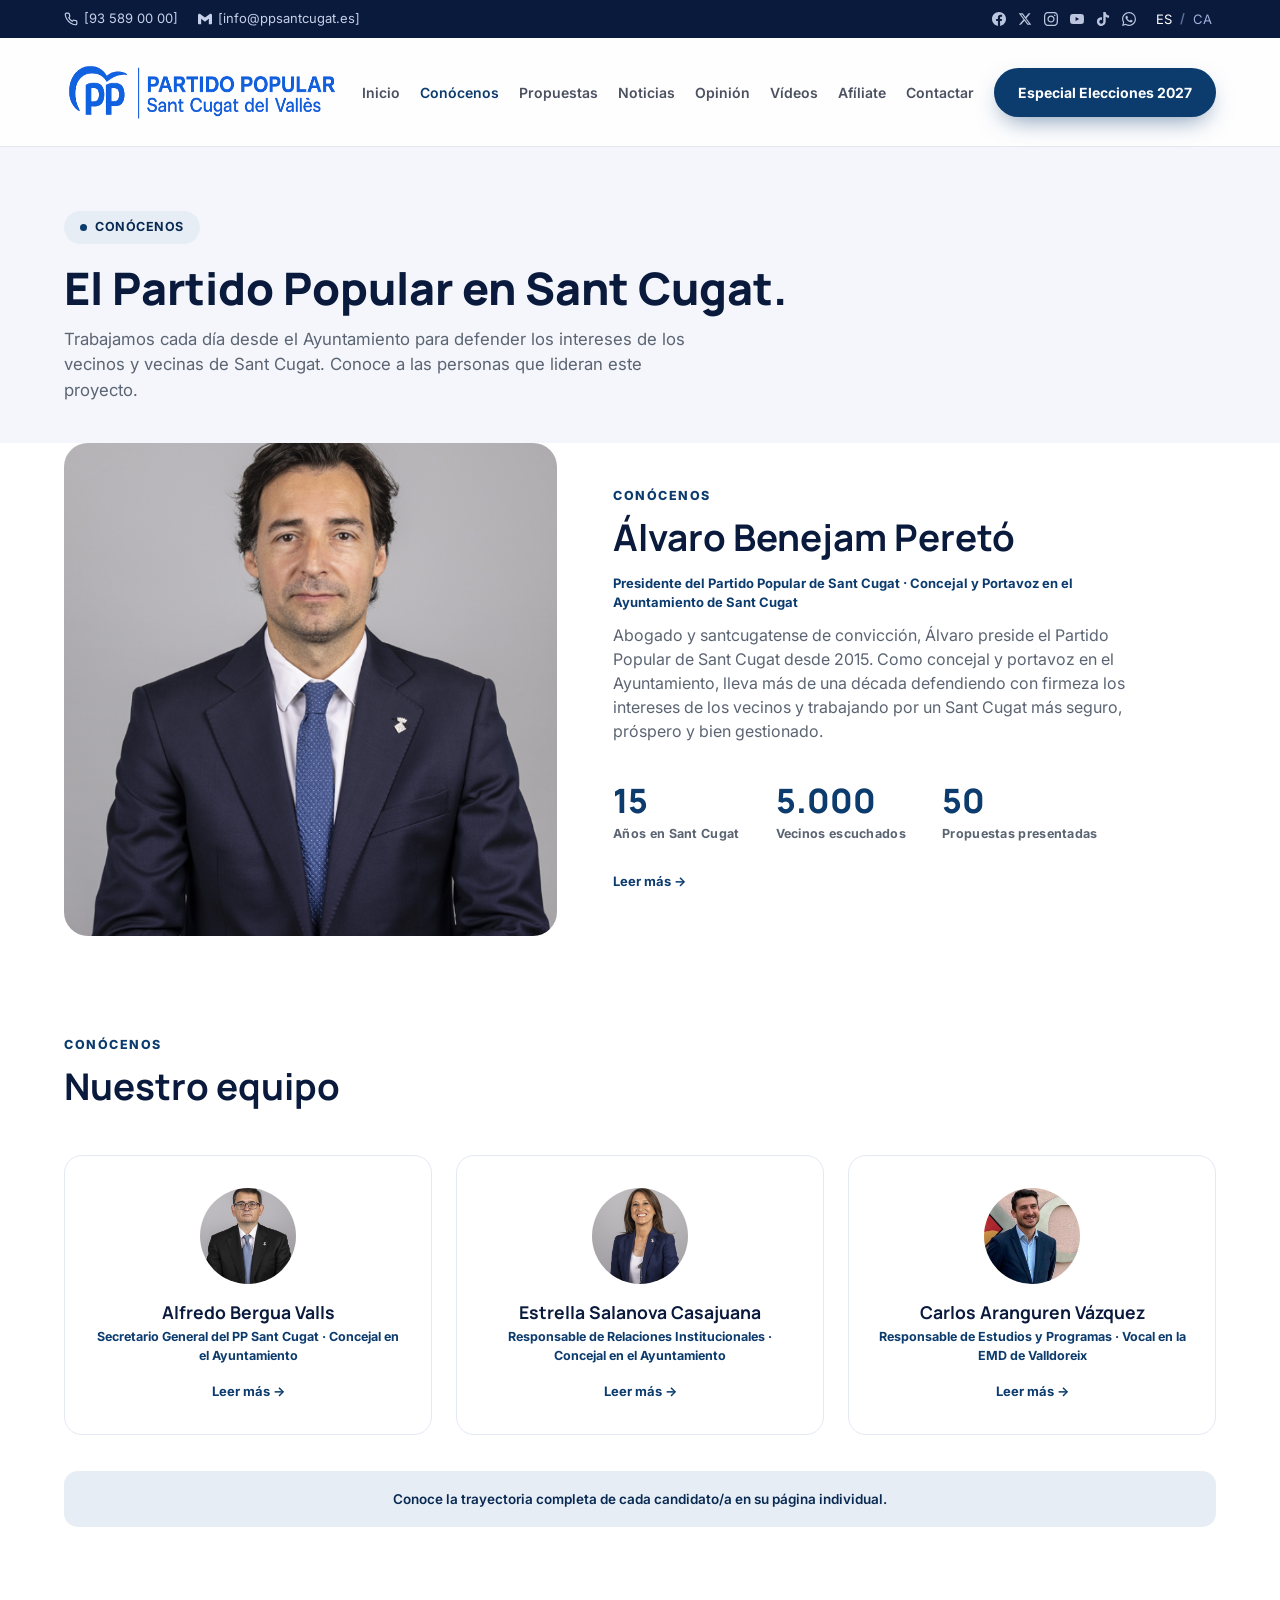
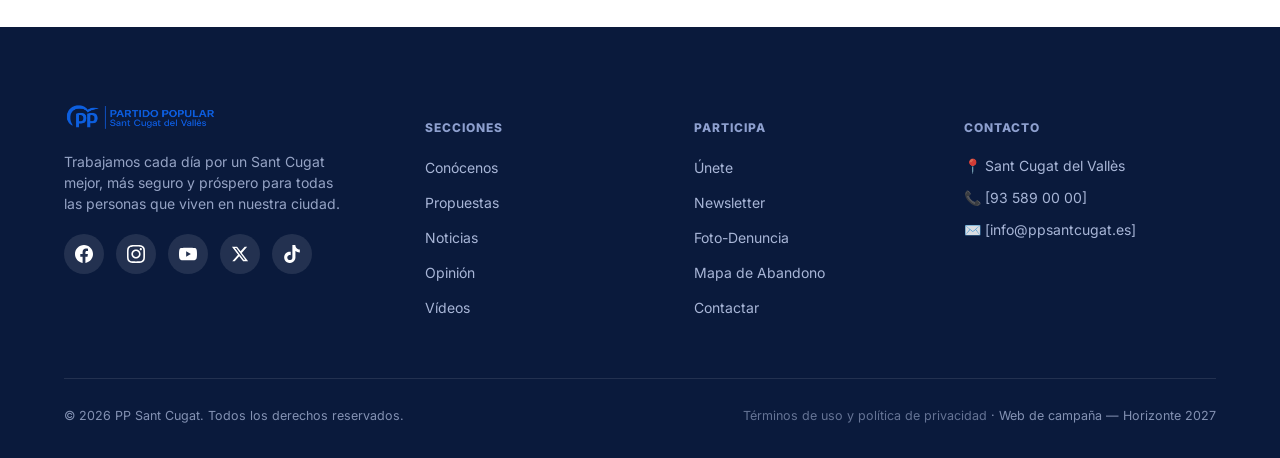
<file: conocenos.html>
<!DOCTYPE html>
<html lang="es">
<head>
<meta charset="UTF-8">
<meta name="viewport" content="width=device-width, initial-scale=1.0">
<title>Conócenos — PP Sant Cugat</title>
<meta name="description" content="Conoce al Partido Popular de Sant Cugat del Vallès y a las personas que lideran el proyecto de cara a las elecciones municipales de mayo de 2027.">
<link rel="preconnect" href="https://fonts.googleapis.com">
<link rel="preconnect" href="https://fonts.gstatic.com" crossorigin>
<link href="https://fonts.googleapis.com/css2?family=Manrope:wght@500;700;800&family=Inter:wght@400;500;600;700&display=swap" rel="stylesheet">
<link rel="stylesheet" href="css/style.css">
</head>
<body>

<div id="site-header"></div>
<script src="js/layout.js"></script>
<script>Layout.header('conocenos');</script>

<!-- ============ PAGE HEADER ============ -->
<section class="page-header">
  <div class="wrap">
    <span class="badge" data-i18n="about_eyebrow">Conócenos</span>
    <h1 data-i18n="conocenos_page_title">El Partido Popular en Sant Cugat.</h1>
    <p class="lead" data-i18n="conocenos_page_lead">Trabajamos cada día desde el Ayuntamiento para defender los intereses de los vecinos y vecinas de Sant Cugat. Conoce a las personas que lideran este proyecto.</p>
  </div>
</section>

<!-- ============ SOBRE EL PARTIDO ============ -->
<section class="about" style="padding-top:0;">
  <div class="wrap">
    <div class="about-photo" data-reveal style="background-image:url('img/equipo/alvaro-benejam.png');background-size:cover;background-position:top center;"></div>
    <div data-reveal>
      <span class="eyebrow" data-i18n="about_eyebrow">Conócenos</span>
      <h2 style="font-size:clamp(1.7rem,3vw,2.3rem);color:var(--pp-navy);margin-bottom:16px;" data-i18n="about_title">Álvaro Benejam Peretó</h2>
      <p style="color:var(--pp-blue);font-weight:700;font-size:13px;max-width:520px;margin-bottom:10px;" data-i18n="about_role">Presidente del Partido Popular de Sant Cugat · Concejal y Portavoz en el Ayuntamiento de Sant Cugat</p>
      <p style="color:var(--muted);max-width:520px;" data-i18n="about_bio">Abogado y santcugatense de convicción, Álvaro preside el Partido Popular de Sant Cugat desde 2015. Como concejal y portavoz en el Ayuntamiento, lleva más de una década defendiendo con firmeza los intereses de los vecinos y trabajando por un Sant Cugat más seguro, próspero y bien gestionado.</p>
      <div class="stat-row">
        <!-- Cifras provisionales propuestas por Claude a falta de datos reales: ajustar cuando se tengan -->
        <div class="stat"><div class="num" data-count="15">15</div><div class="lbl" data-i18n="about_stat1">Años en Sant Cugat</div></div>
        <div class="stat"><div class="num" data-count="5000">5.000</div><div class="lbl" data-i18n="about_stat2">Vecinos escuchados</div></div>
        <div class="stat"><div class="num" data-count="50">50</div><div class="lbl" data-i18n="about_stat3">Propuestas presentadas</div></div>
      </div>
      <p style="margin-top:24px;"><a class="card-link" href="candidato-alvaro-benejam.html" data-i18n="candidate_more">Leer más →</a></p>
    </div>
  </div>
</section>

<!-- ============ EQUIPO ============ -->
<section style="background:var(--surface);padding-top:0;">
  <div class="wrap">
    <div class="section-head">
      <div>
        <span class="eyebrow" data-i18n="about_eyebrow">Conócenos</span>
        <h2 data-i18n="team_title">Nuestro equipo</h2>
      </div>
    </div>
    <div class="team-grid" id="teamGrid"></div>
    <p class="team-note" data-i18n="team_note">Muy pronto publicaremos una página individual con la trayectoria completa de cada candidato/a.</p>
  </div>
</section>

<footer id="site-footer"></footer>
<script>Layout.footer();</script>

<!-- ============ DATOS DINÁMICOS ============ -->
<script src="data/videos.js"></script>
<script src="data/news.js"></script>
<script src="js/main.js"></script>
</body>
</html>
</file>
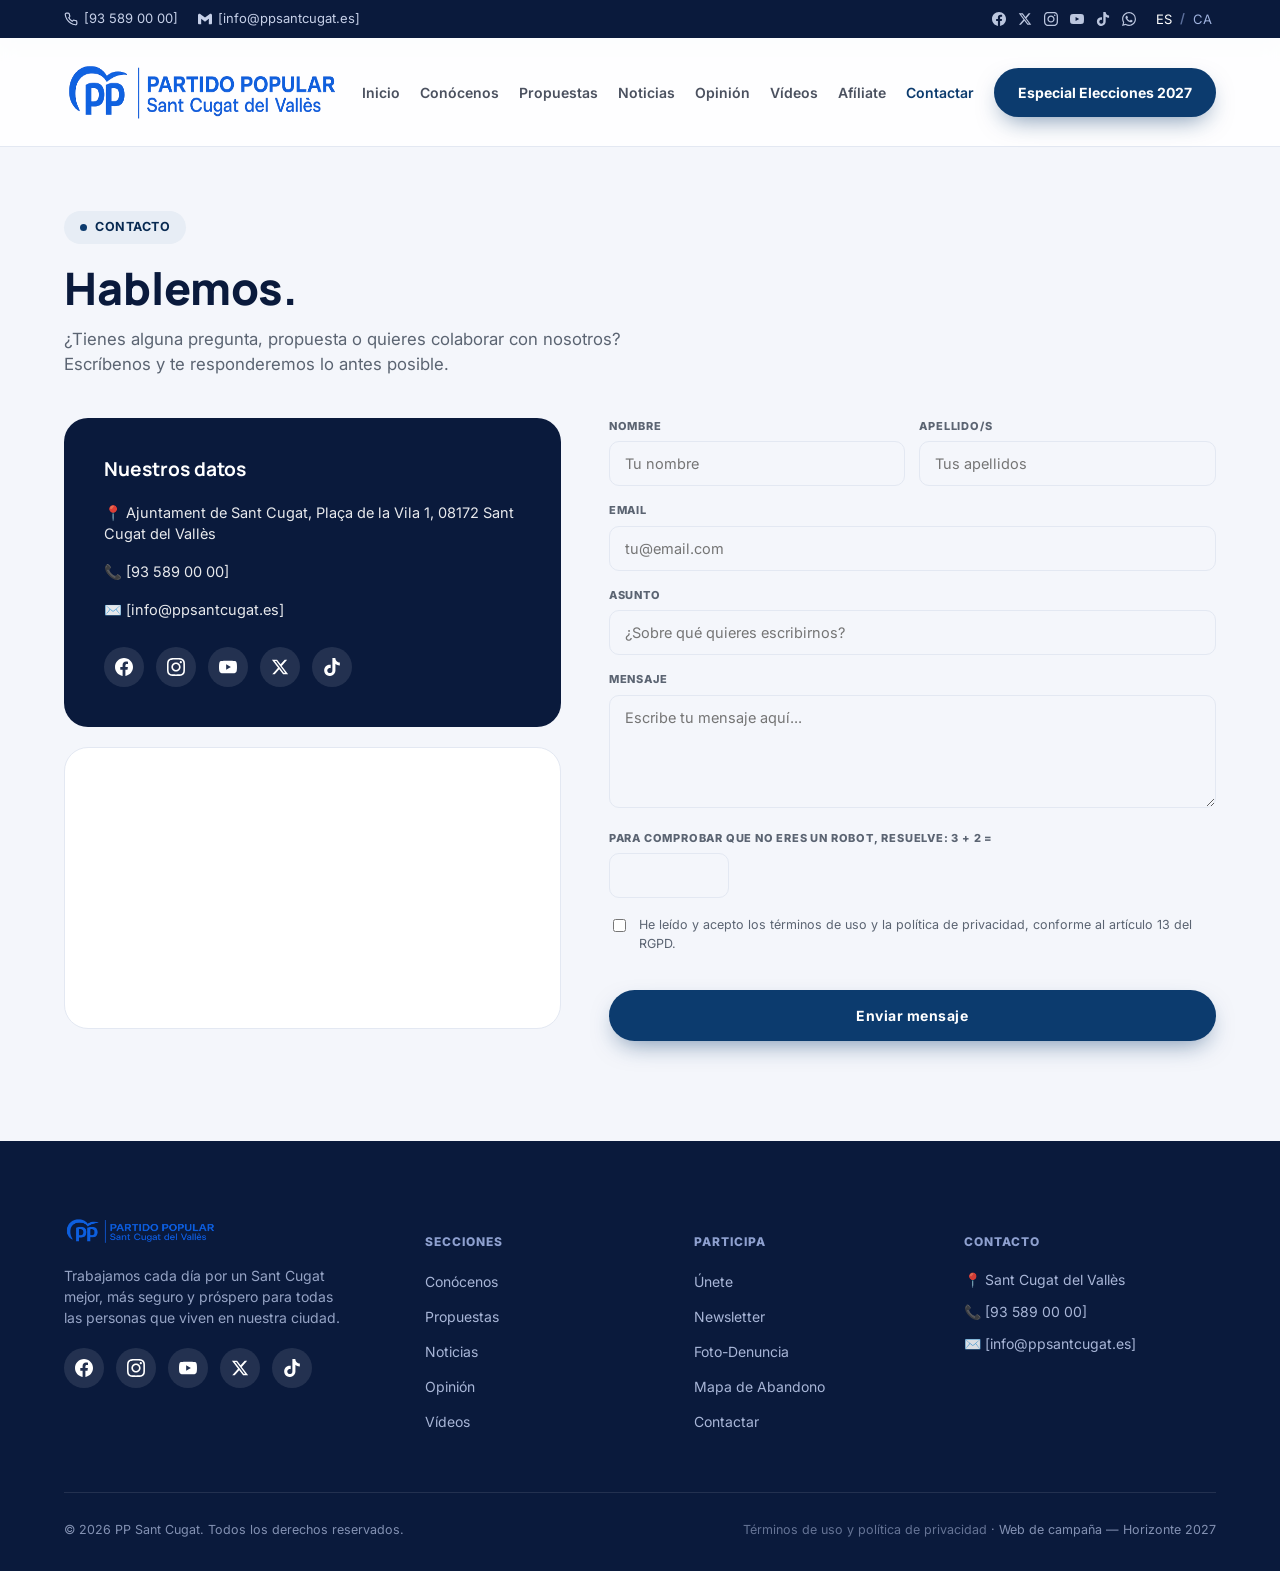
<file: contacto.html>
<!DOCTYPE html>
<html lang="es">
<head>
<meta charset="UTF-8">
<meta name="viewport" content="width=device-width, initial-scale=1.0">
<title>Contacto — PP Sant Cugat</title>
<meta name="description" content="Ponte en contacto con el Partido Popular de Sant Cugat del Vallès.">
<link rel="preconnect" href="https://fonts.googleapis.com">
<link rel="preconnect" href="https://fonts.gstatic.com" crossorigin>
<link href="https://fonts.googleapis.com/css2?family=Manrope:wght@500;700;800&family=Inter:wght@400;500;600;700&display=swap" rel="stylesheet">
<link rel="stylesheet" href="css/style.css">
</head>
<body>

<div id="site-header"></div>
<script src="js/layout.js"></script>
<script>Layout.header('contacto');</script>

<!-- ============ PAGE HEADER ============ -->
<section class="page-header">
  <div class="wrap">
    <span class="badge" data-i18n="contact_eyebrow">Contacto</span>
    <h1 data-i18n="contact_title">Hablemos.</h1>
    <p class="lead" data-i18n="contact_lead">¿Tienes alguna pregunta, propuesta o quieres colaborar con nosotros? Escríbenos y te responderemos lo antes posible.</p>
  </div>
</section>

<!-- ============ CONTACTO ============ -->
<section style="padding-top:0;">
  <div class="wrap">
    <div class="contact-grid">
      <div>
        <div class="contact-info-box" data-reveal>
          <h3 data-i18n="contact_info_title">Nuestros datos</h3>
          <ul>
            <li>📍 Ajuntament de Sant Cugat, Plaça de la Vila 1, 08172 Sant Cugat del Vallès</li>
            <li>📞 [93 589 00 00]</li>
            <li>✉️ [info@ppsantcugat.es]</li>
          </ul>
          <div class="social-circles">
            <a class="scircle" style="background:rgba(255,255,255,.1);color:#fff;" href="#" aria-label="Facebook" data-net="facebook"><svg width="18" height="18" viewBox="0 0 24 24" fill="currentColor"><path d="M24 12.073c0-6.627-5.373-12-12-12s-12 5.373-12 12c0 5.99 4.388 10.954 10.125 11.854v-8.385H7.078v-3.47h3.047V9.43c0-3.007 1.792-4.669 4.533-4.669 1.312 0 2.686.235 2.686.235v2.953H15.83c-1.491 0-1.956.925-1.956 1.874v2.25h3.328l-.532 3.47h-2.796v8.385C19.612 23.027 24 18.062 24 12.073z"/></svg></a>
            <a class="scircle" style="background:rgba(255,255,255,.1);color:#fff;" href="#" aria-label="Instagram" data-net="instagram"><svg width="18" height="18" viewBox="0 0 24 24" fill="currentColor"><path d="M12 0C8.74 0 8.333.014 7.053.072 5.775.132 4.905.333 4.14.63c-.789.306-1.459.717-2.126 1.384S.935 3.35.63 4.14C.333 4.905.131 5.775.072 7.053.014 8.333 0 8.74 0 12s.014 3.667.072 4.947c.06 1.277.261 2.148.558 2.913.306.788.717 1.459 1.384 2.126.667.666 1.336 1.079 2.126 1.384.766.296 1.636.499 2.913.558C8.333 23.986 8.74 24 12 24s3.667-.014 4.947-.072c1.277-.06 2.148-.262 2.913-.558.788-.306 1.459-.718 2.126-1.384.666-.667 1.079-1.335 1.384-2.126.296-.765.499-1.636.558-2.913.06-1.28.072-1.687.072-4.947s-.014-3.667-.072-4.947c-.06-1.277-.262-2.149-.558-2.913-.306-.789-.718-1.459-1.384-2.126C21.319 1.347 20.651.935 19.86.63c-.765-.297-1.636-.499-2.913-.558C15.667.014 15.26 0 12 0zm0 2.16c3.203 0 3.585.016 4.85.071 1.17.055 1.805.249 2.227.415.562.217.96.477 1.382.896.419.42.679.819.896 1.381.164.422.36 1.057.413 2.227.057 1.266.07 1.646.07 4.85s-.015 3.585-.074 4.85c-.061 1.17-.256 1.805-.421 2.227-.224.562-.479.96-.899 1.382-.419.419-.824.679-1.38.896-.42.164-1.065.36-2.235.413-1.274.057-1.649.07-4.859.07-3.211 0-3.586-.015-4.859-.074-1.171-.061-1.816-.256-2.236-.421-.569-.224-.96-.479-1.379-.899-.421-.419-.69-.824-.9-1.38-.165-.42-.359-1.065-.42-2.235-.045-1.26-.061-1.649-.061-4.844 0-3.196.016-3.586.061-4.861.061-1.17.255-1.814.42-2.234.21-.57.479-.96.9-1.381.419-.419.81-.689 1.379-.898.42-.166 1.051-.361 2.221-.421 1.275-.045 1.65-.06 4.859-.06l.045.03zm0 3.678c-3.405 0-6.162 2.76-6.162 6.162 0 3.405 2.76 6.162 6.162 6.162 3.405 0 6.162-2.76 6.162-6.162 0-3.405-2.76-6.162-6.162-6.162zM12 16c-2.21 0-4-1.79-4-4s1.79-4 4-4 4 1.79 4 4-1.79 4-4 4zm7.846-10.405c0 .795-.646 1.44-1.44 1.44-.795 0-1.44-.646-1.44-1.44 0-.794.646-1.439 1.44-1.439.793-.001 1.44.645 1.44 1.439z"/></svg></a>
            <a class="scircle" style="background:rgba(255,255,255,.1);color:#fff;" href="#" aria-label="YouTube" data-net="youtube"><svg width="18" height="18" viewBox="0 0 24 24" fill="currentColor"><path d="M23.498 6.186a3.016 3.016 0 0 0-2.122-2.136C19.505 3.545 12 3.545 12 3.545s-7.505 0-9.377.505A3.017 3.017 0 0 0 .502 6.186C0 8.07 0 12 0 12s0 3.93.502 5.814a3.016 3.016 0 0 0 2.122 2.136c1.871.505 9.376.505 9.376.505s7.505 0 9.377-.505a3.015 3.015 0 0 0 2.122-2.136C24 15.93 24 12 24 12s0-3.93-.502-5.814zM9.545 15.568V8.432L15.818 12l-6.273 3.568z"/></svg></a>
            <a class="scircle" style="background:rgba(255,255,255,.1);color:#fff;" href="#" aria-label="X" data-net="x"><svg width="18" height="18" viewBox="0 0 24 24" fill="currentColor"><path d="M18.244 2.25h3.308l-7.227 8.26 8.502 11.24H16.17l-5.214-6.817L4.99 21.75H1.68l7.73-8.835L1.254 2.25H8.08l4.713 6.231zm-1.161 17.52h1.833L7.084 4.126H5.117z"/></svg></a>
            <a class="scircle" style="background:rgba(255,255,255,.1);color:#fff;" href="#" aria-label="TikTok" data-net="tiktok"><svg width="18" height="18" viewBox="0 0 24 24" fill="currentColor"><path d="M12.525.02c1.31-.02 2.61-.01 3.91-.02.08 1.53.63 3.09 1.75 4.17 1.12 1.11 2.7 1.62 4.24 1.79v4.03c-1.44-.05-2.89-.35-4.2-.97-.57-.26-1.1-.59-1.62-.93-.01 2.92.01 5.84-.02 8.75-.08 1.4-.54 2.79-1.35 3.94-1.31 1.92-3.58 3.17-5.91 3.21-1.43.08-2.86-.31-4.08-1.03-2.02-1.19-3.44-3.37-3.65-5.71-.02-.5-.03-1-.01-1.49.18-1.9 1.12-3.72 2.58-4.96 1.66-1.44 3.98-2.13 6.15-1.72.02 1.48-.04 2.96-.04 4.44-.99-.32-2.15-.23-3.02.37-.63.41-1.11 1.04-1.36 1.75-.21.51-.15 1.07-.14 1.61.24 1.64 1.82 3.02 3.5 2.87 1.12-.01 2.19-.66 2.77-1.61.19-.33.4-.67.41-1.06.1-1.79.06-3.57.07-5.36.01-4.03-.01-8.05.02-12.07z"/></svg></a>
          </div>
        </div>

        <div class="map-embed" data-reveal>
          <iframe
            src="https://www.google.com/maps?q=Ajuntament+de+Sant+Cugat,+Pla%C3%A7a+de+la+Vila+1,+08172+Sant+Cugat+del+Vall%C3%A8s&output=embed"
            loading="lazy"
            referrerpolicy="no-referrer-when-downgrade"
            aria-label="Mapa: Ajuntament de Sant Cugat, Plaça de la Vila 1, 08172 Sant Cugat del Vallès">
          </iframe>
        </div>
      </div>

      <form id="contactForm" data-reveal onsubmit="return handleContactSubmit(event)">
        <div class="field-row">
          <div class="field">
            <label data-i18n="form_name">Nombre</label>
            <input type="text" name="nombre" data-i18n-placeholder="form_name_ph" placeholder="Tu nombre" required>
          </div>
          <div class="field">
            <label data-i18n="contact_form_lastname">Apellido/s</label>
            <input type="text" name="apellidos" data-i18n-placeholder="contact_form_lastname_ph" placeholder="Tus apellidos" required>
          </div>
        </div>
        <div class="field">
          <label data-i18n="form_email">Email</label>
          <input type="email" name="email" placeholder="tu@email.com" required>
        </div>
        <div class="field">
          <label data-i18n="contact_form_subject">Asunto</label>
          <input type="text" name="asunto" data-i18n-placeholder="contact_form_subject_ph" placeholder="¿Sobre qué quieres escribirnos?" required>
        </div>
        <div class="field">
          <label data-i18n="contact_form_message">Mensaje</label>
          <textarea name="mensaje" rows="5" data-i18n-placeholder="contact_form_message_ph" placeholder="Escribe tu mensaje aquí..." required></textarea>
        </div>
        <div class="field">
          <label data-i18n="contact_captcha_label">Para comprobar que no eres un robot, resuelve: 3 + 2 =</label>
          <input type="text" name="captcha" inputmode="numeric" autocomplete="off" style="max-width:120px;" required>
        </div>
        <label class="checkbox-row">
          <input type="checkbox" required>
          <span data-i18n-html="contact_terms_label">He leído y acepto los <a href="privacidad.html" target="_blank" rel="noopener">términos de uso y la política de privacidad</a>, conforme al <a href="https://eur-lex.europa.eu/legal-content/EN/TXT/?uri=uriserv:OJ.L_.2016.119.01.0001.01.ENG&amp;toc=OJ:L:2016:119:TOC" target="_blank" rel="noopener">artículo 13 del RGPD</a>.</span>
        </label>
        <button type="submit" class="btn btn-primary submit-btn" style="margin-top:16px;" data-i18n="contact_form_submit">Enviar mensaje</button>
      </form>
    </div>
  </div>
</section>

<footer id="site-footer"></footer>
<script>Layout.footer();</script>

<!-- ============ DATOS DINÁMICOS ============ -->
<script src="data/videos.js"></script>
<script src="data/news.js"></script>
<script src="js/main.js"></script>
</body>
</html>
</file>
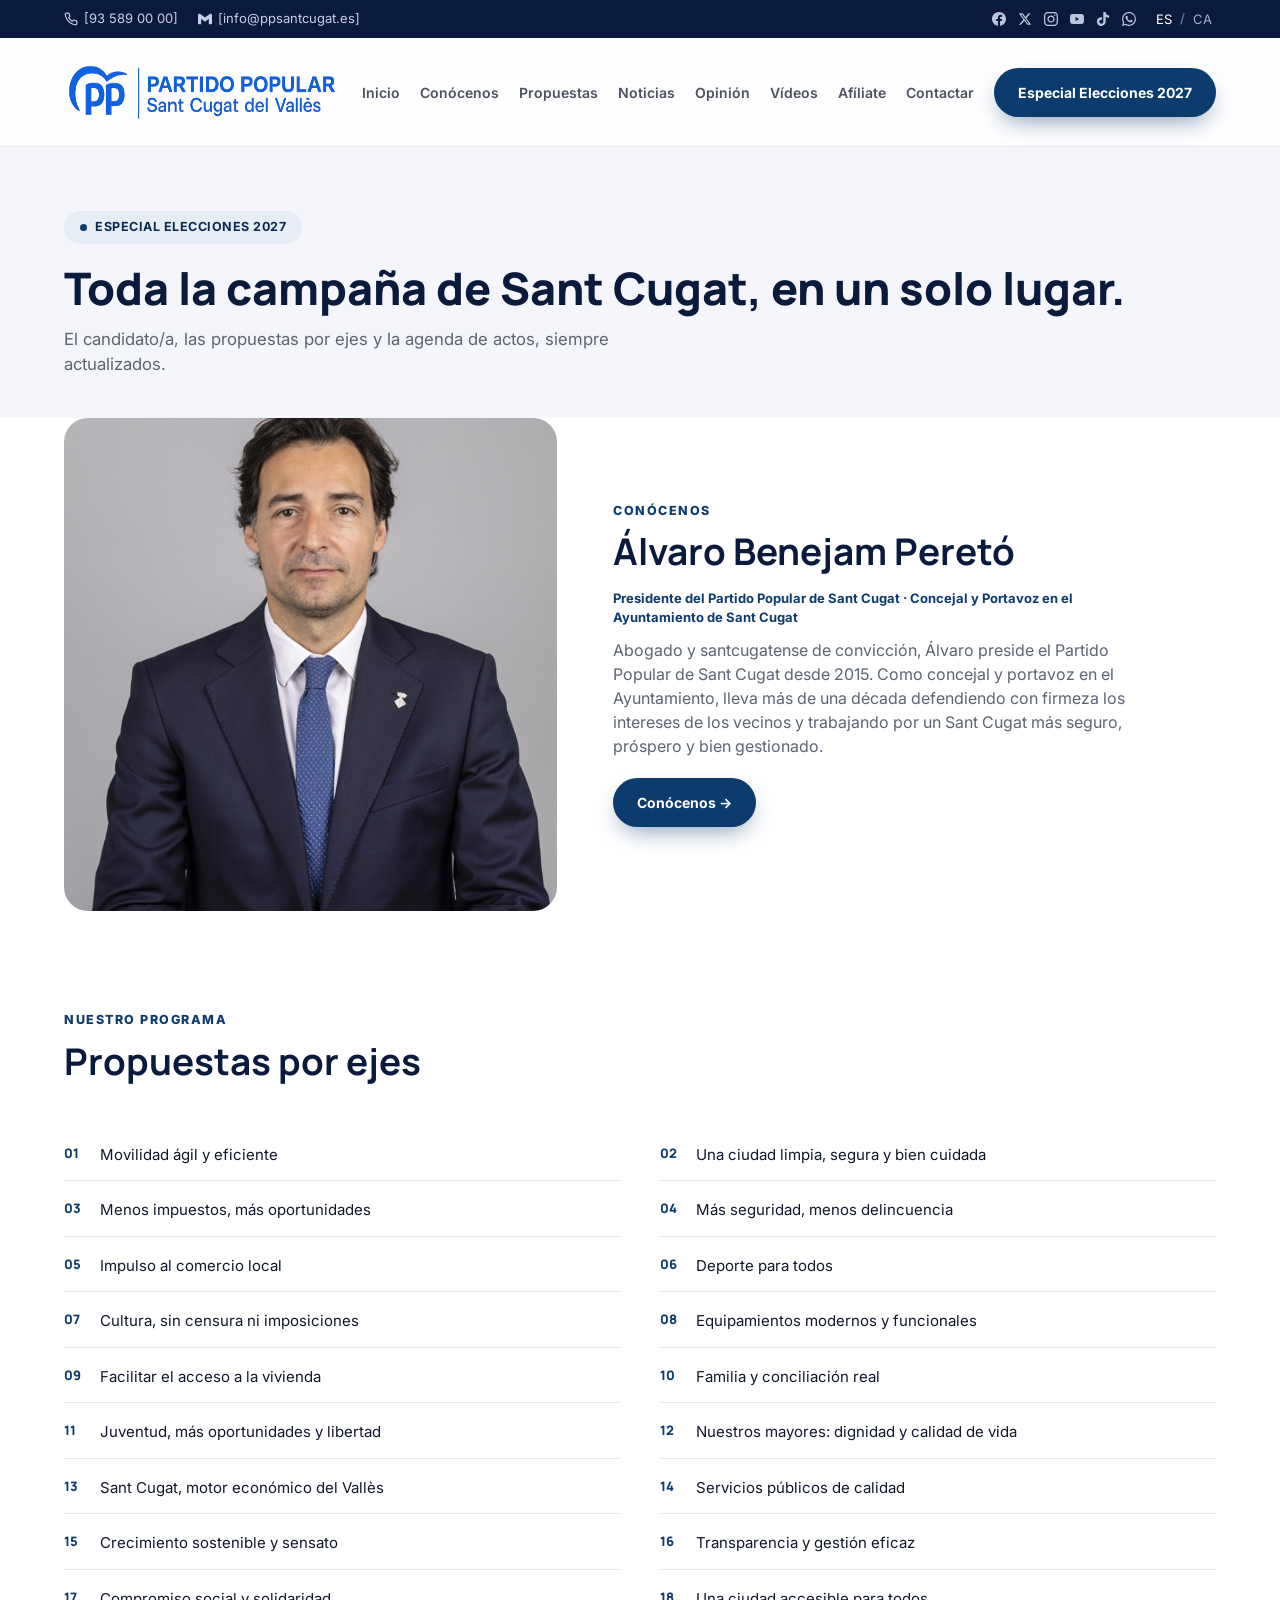
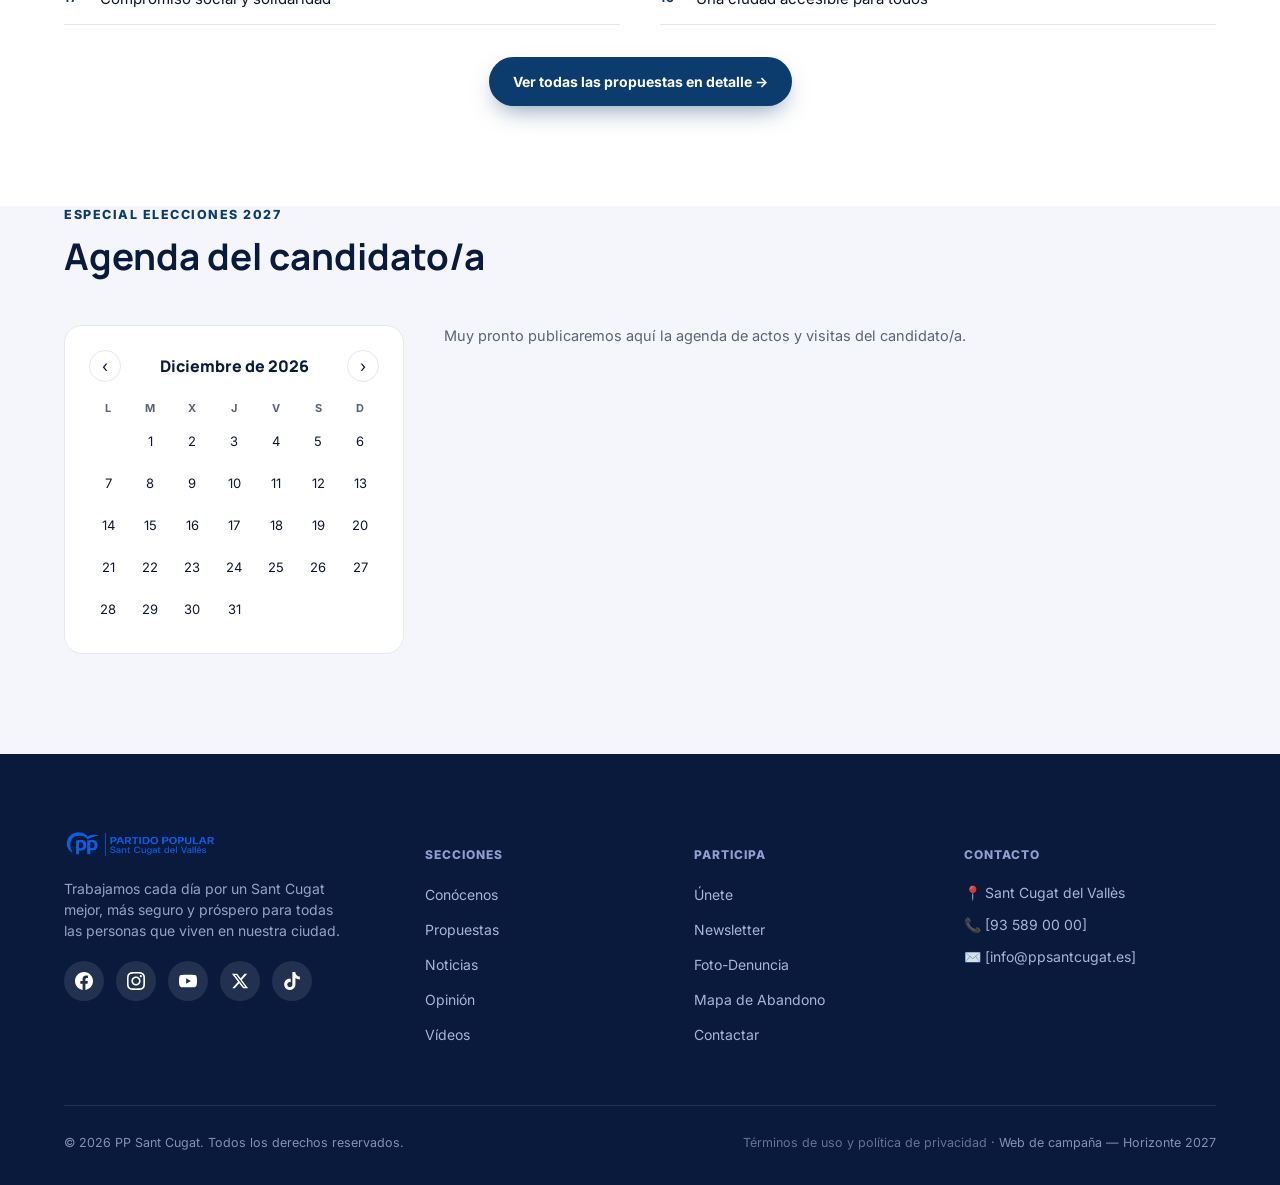
<file: especial-elecciones-2027.html>
<!DOCTYPE html>
<html lang="es">
<head>
<meta charset="UTF-8">
<meta name="viewport" content="width=device-width, initial-scale=1.0">
<title>Especial Elecciones 2027 — PP Sant Cugat</title>
<meta name="description" content="El candidato, las propuestas por ejes y la agenda de campaña del Partido Popular de Sant Cugat de cara a las elecciones municipales de mayo de 2027.">
<link rel="preconnect" href="https://fonts.googleapis.com">
<link rel="preconnect" href="https://fonts.gstatic.com" crossorigin>
<link href="https://fonts.googleapis.com/css2?family=Manrope:wght@500;700;800&family=Inter:wght@400;500;600;700&display=swap" rel="stylesheet">
<link rel="stylesheet" href="css/style.css">
</head>
<body>

<div id="site-header"></div>
<script src="js/layout.js"></script>
<script>Layout.header('especial');</script>

<!-- ============ PAGE HEADER ============ -->
<section class="page-header">
  <div class="wrap">
    <span class="badge" data-i18n="hub_badge">Especial Elecciones 2027</span>
    <h1 data-i18n="hub_page_title">Toda la campaña de Sant Cugat, en un solo lugar.</h1>
    <p class="lead" data-i18n="hub_page_lead">El candidato/a, las propuestas por ejes y la agenda de actos, siempre actualizados.</p>
  </div>
</section>

<!-- ============ EL CANDIDATO/A ============ -->
<section class="about" style="padding-top:0;">
  <div class="wrap">
    <div class="about-photo" data-reveal style="background-image:url('img/equipo/alvaro-benejam.png');background-size:cover;background-position:top center;"></div>
    <div data-reveal>
      <span class="eyebrow" data-i18n="about_eyebrow">Conócenos</span>
      <h2 style="font-size:clamp(1.7rem,3vw,2.3rem);color:var(--pp-navy);margin-bottom:16px;" data-i18n="about_title">Álvaro Benejam Peretó</h2>
      <p style="color:var(--pp-blue);font-weight:700;font-size:13px;max-width:520px;margin-bottom:10px;" data-i18n="about_role">Presidente del Partido Popular de Sant Cugat · Concejal y Portavoz en el Ayuntamiento de Sant Cugat</p>
      <p style="color:var(--muted);max-width:520px;margin-bottom:20px;" data-i18n="about_bio">Abogado y santcugatense de convicción, Álvaro preside el Partido Popular de Sant Cugat desde 2015. Como concejal y portavoz en el Ayuntamiento, lleva más de una década defendiendo con firmeza los intereses de los vecinos y trabajando por un Sant Cugat más seguro, próspero y bien gestionado.</p>
      <a href="conocenos.html" class="btn btn-primary" data-i18n="candidate_cta">Conócenos →</a>
    </div>
  </div>
</section>

<!-- ============ PROPUESTAS POR EJES (lista completa) ============ -->
<section id="propuestas" style="background:var(--surface);padding-top:0;">
  <div class="wrap">
    <div class="section-head">
      <div>
        <span class="eyebrow" data-i18n="prop_eyebrow">Nuestro programa</span>
        <h2 data-i18n="proposals_section_title">Propuestas por ejes</h2>
      </div>
    </div>
    <div id="hubProposalsGrid"></div>
    <div style="text-align:center;margin-top:32px;">
      <a href="propuestas.html" class="btn btn-primary" data-i18n="proposals_cta">Ver todas las propuestas en detalle →</a>
    </div>
  </div>
</section>

<!-- ============ AGENDA DEL CANDIDATO/A ============ -->
<section id="agenda" style="padding-top:0;">
  <div class="wrap">
    <div class="section-head">
      <div>
        <span class="eyebrow" data-i18n="hub_badge">Especial Elecciones 2027</span>
        <h2 data-i18n="agenda_section_title">Agenda del candidato/a</h2>
      </div>
    </div>
    <div id="agendaWrap" style="margin-top:32px;"></div>
  </div>
</section>

<footer id="site-footer"></footer>
<script>Layout.footer();</script>

<!-- ============ DATOS DINÁMICOS ============ -->
<script src="data/videos.js"></script>
<script src="data/news.js"></script>
<script src="js/main.js"></script>
</body>
</html>
</file>
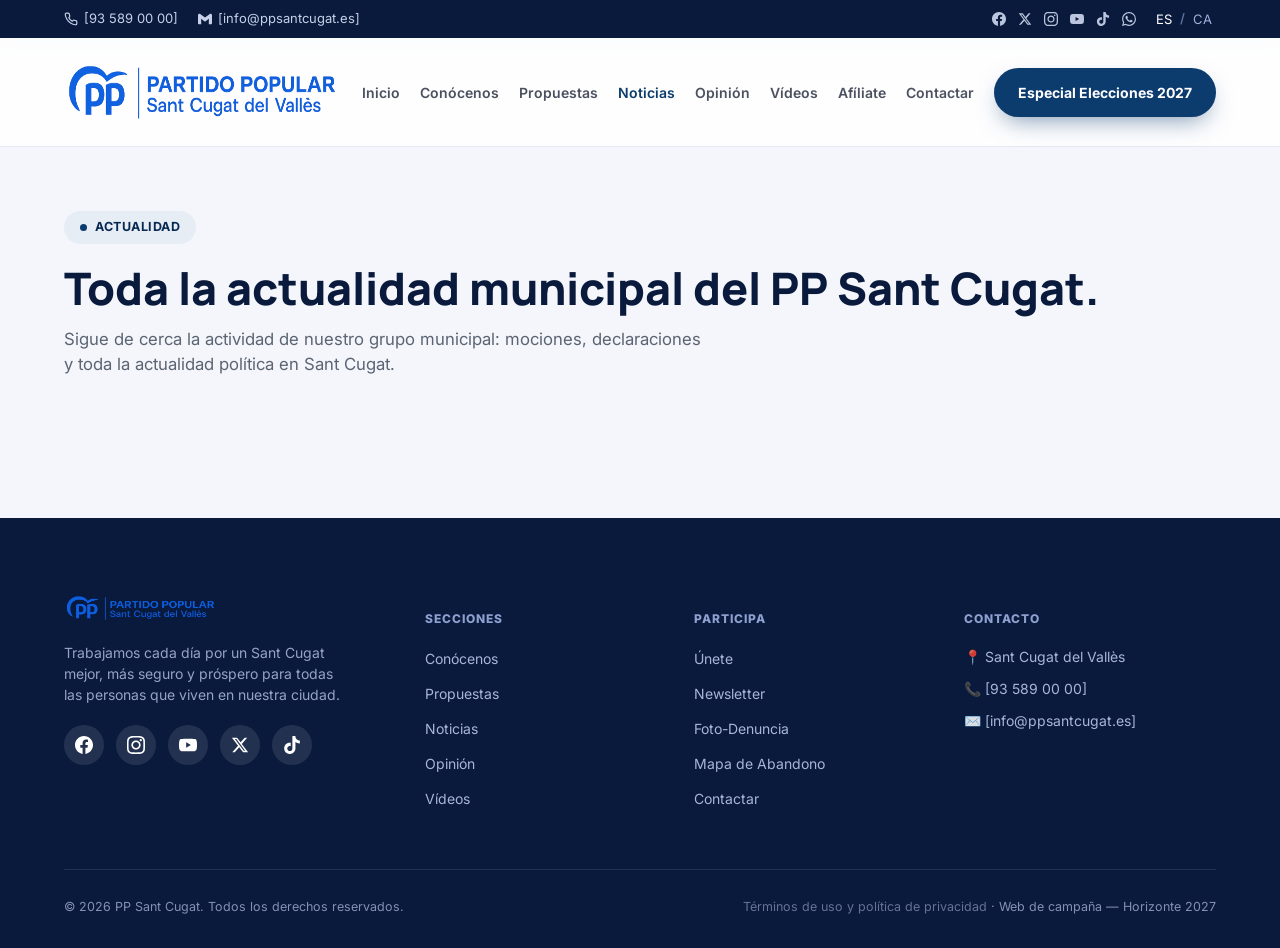
<file: noticias.html>
<!DOCTYPE html>
<html lang="es">
<head>
<meta charset="UTF-8">
<meta name="viewport" content="width=device-width, initial-scale=1.0">
<title>Noticias — PP Sant Cugat</title>
<meta name="description" content="Toda la actualidad municipal del Partido Popular de Sant Cugat del Vallès: mociones, declaraciones y actividad del grupo municipal.">
<link rel="preconnect" href="https://fonts.googleapis.com">
<link rel="preconnect" href="https://fonts.gstatic.com" crossorigin>
<link href="https://fonts.googleapis.com/css2?family=Manrope:wght@500;700;800&family=Inter:wght@400;500;600;700&display=swap" rel="stylesheet">
<link rel="stylesheet" href="css/style.css">
</head>
<body>

<div id="site-header"></div>
<script src="js/layout.js"></script>
<script>Layout.header('noticias');</script>

<!-- ============ PAGE HEADER ============ -->
<section class="page-header">
  <div class="wrap">
    <span class="badge" data-i18n="noticias_eyebrow">Actualidad</span>
    <h1 data-i18n="noticias_page_title">Toda la actualidad municipal del PP Sant Cugat.</h1>
    <p class="lead" data-i18n="noticias_page_lead">Sigue de cerca la actividad de nuestro grupo municipal: mociones, declaraciones y toda la actualidad política en Sant Cugat.</p>
  </div>
</section>

<!-- ============ NOTICIAS ============ -->
<section style="padding-top:0;">
  <div class="wrap">
    <div class="news-cards-grid" id="noticiasGrid"></div>
  </div>
</section>

<footer id="site-footer"></footer>
<script>Layout.footer();</script>

<!-- ============ DATOS DINÁMICOS ============ -->
<script src="data/videos.js"></script>
<script src="data/news.js"></script>
<script src="js/main.js"></script>
</body>
</html>
</file>
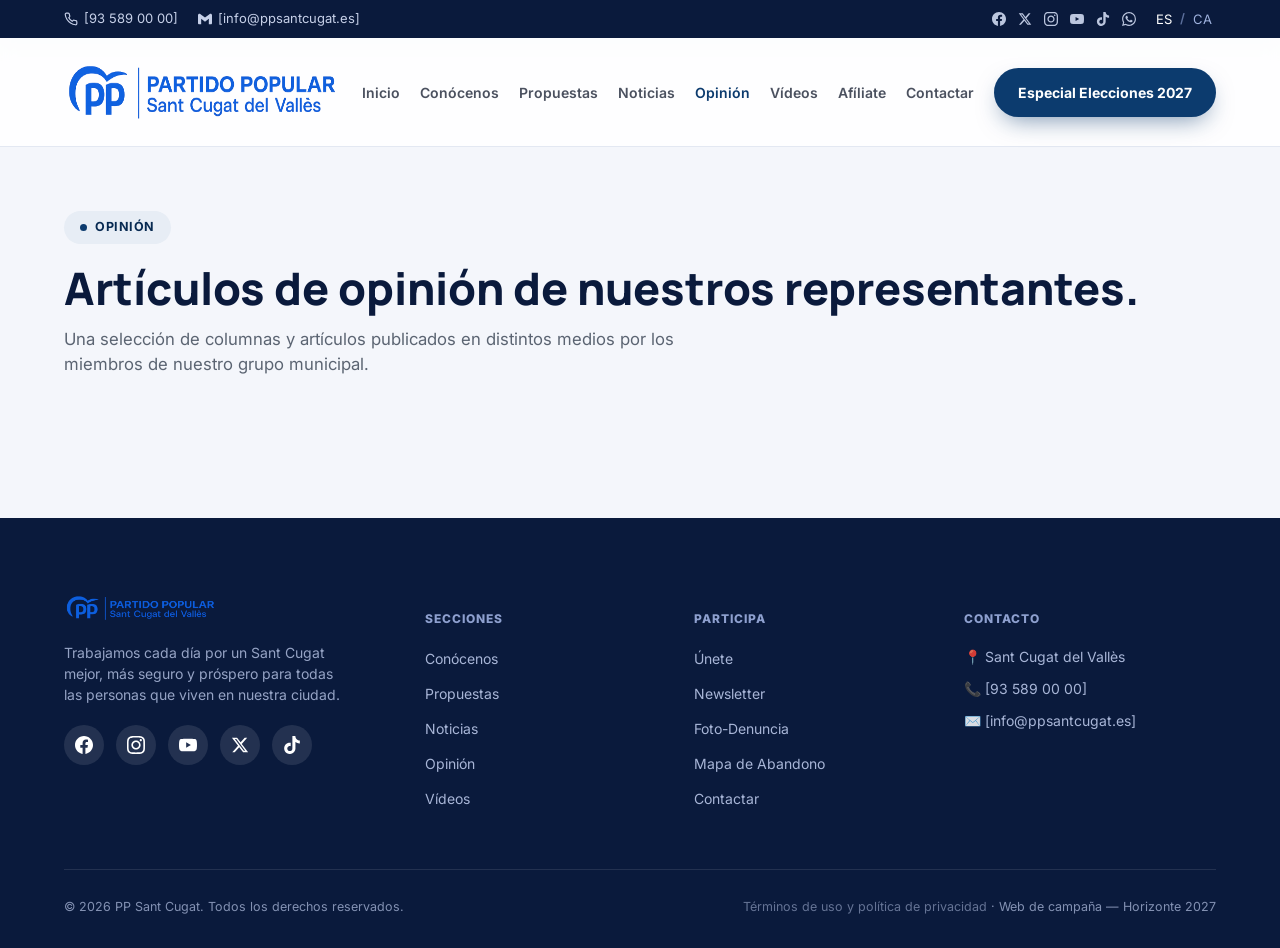
<file: opinion.html>
<!DOCTYPE html>
<html lang="es">
<head>
<meta charset="UTF-8">
<meta name="viewport" content="width=device-width, initial-scale=1.0">
<title>Opinión — PP Sant Cugat</title>
<meta name="description" content="Artículos de opinión publicados en medios de comunicación por los representantes del Partido Popular de Sant Cugat del Vallès.">
<link rel="preconnect" href="https://fonts.googleapis.com">
<link rel="preconnect" href="https://fonts.gstatic.com" crossorigin>
<link href="https://fonts.googleapis.com/css2?family=Manrope:wght@500;700;800&family=Inter:wght@400;500;600;700&display=swap" rel="stylesheet">
<link rel="stylesheet" href="css/style.css">
</head>
<body>

<div id="site-header"></div>
<script src="js/layout.js"></script>
<script>Layout.header('opinion');</script>

<!-- ============ PAGE HEADER ============ -->
<section class="page-header">
  <div class="wrap">
    <span class="badge" data-i18n="opinion_eyebrow">Opinión</span>
    <h1 data-i18n="opinion_page_title">Artículos de opinión de nuestros representantes.</h1>
    <p class="lead" data-i18n="opinion_page_lead">Una selección de columnas y artículos publicados en distintos medios por los miembros de nuestro grupo municipal.</p>
  </div>
</section>

<!-- ============ OPINIÓN ============ -->
<section style="padding-top:0;">
  <div class="wrap">
    <div class="op-full-list" id="opinionFullList"></div>
  </div>
</section>

<footer id="site-footer"></footer>
<script>Layout.footer();</script>

<!-- ============ DATOS DINÁMICOS ============ -->
<script src="data/videos.js"></script>
<script src="data/news.js"></script>
<script src="js/main.js"></script>
</body>
</html>
</file>
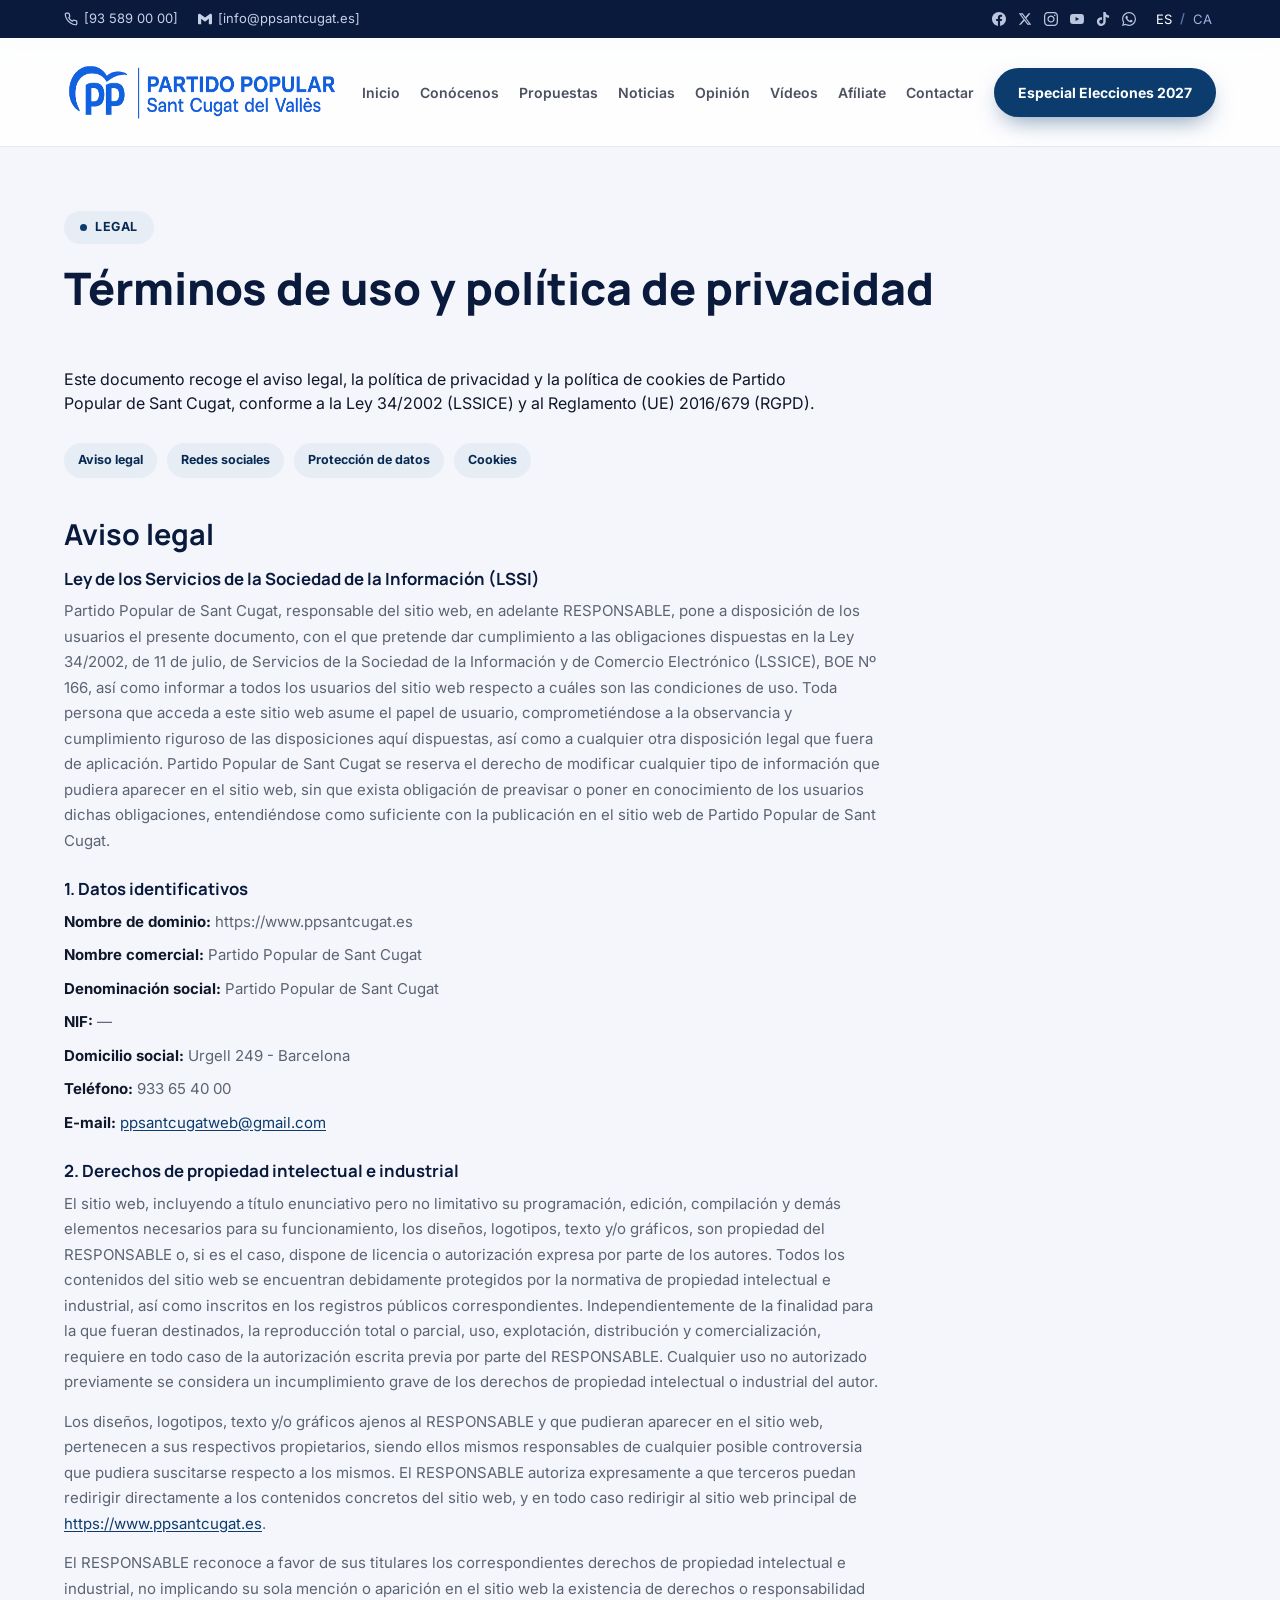
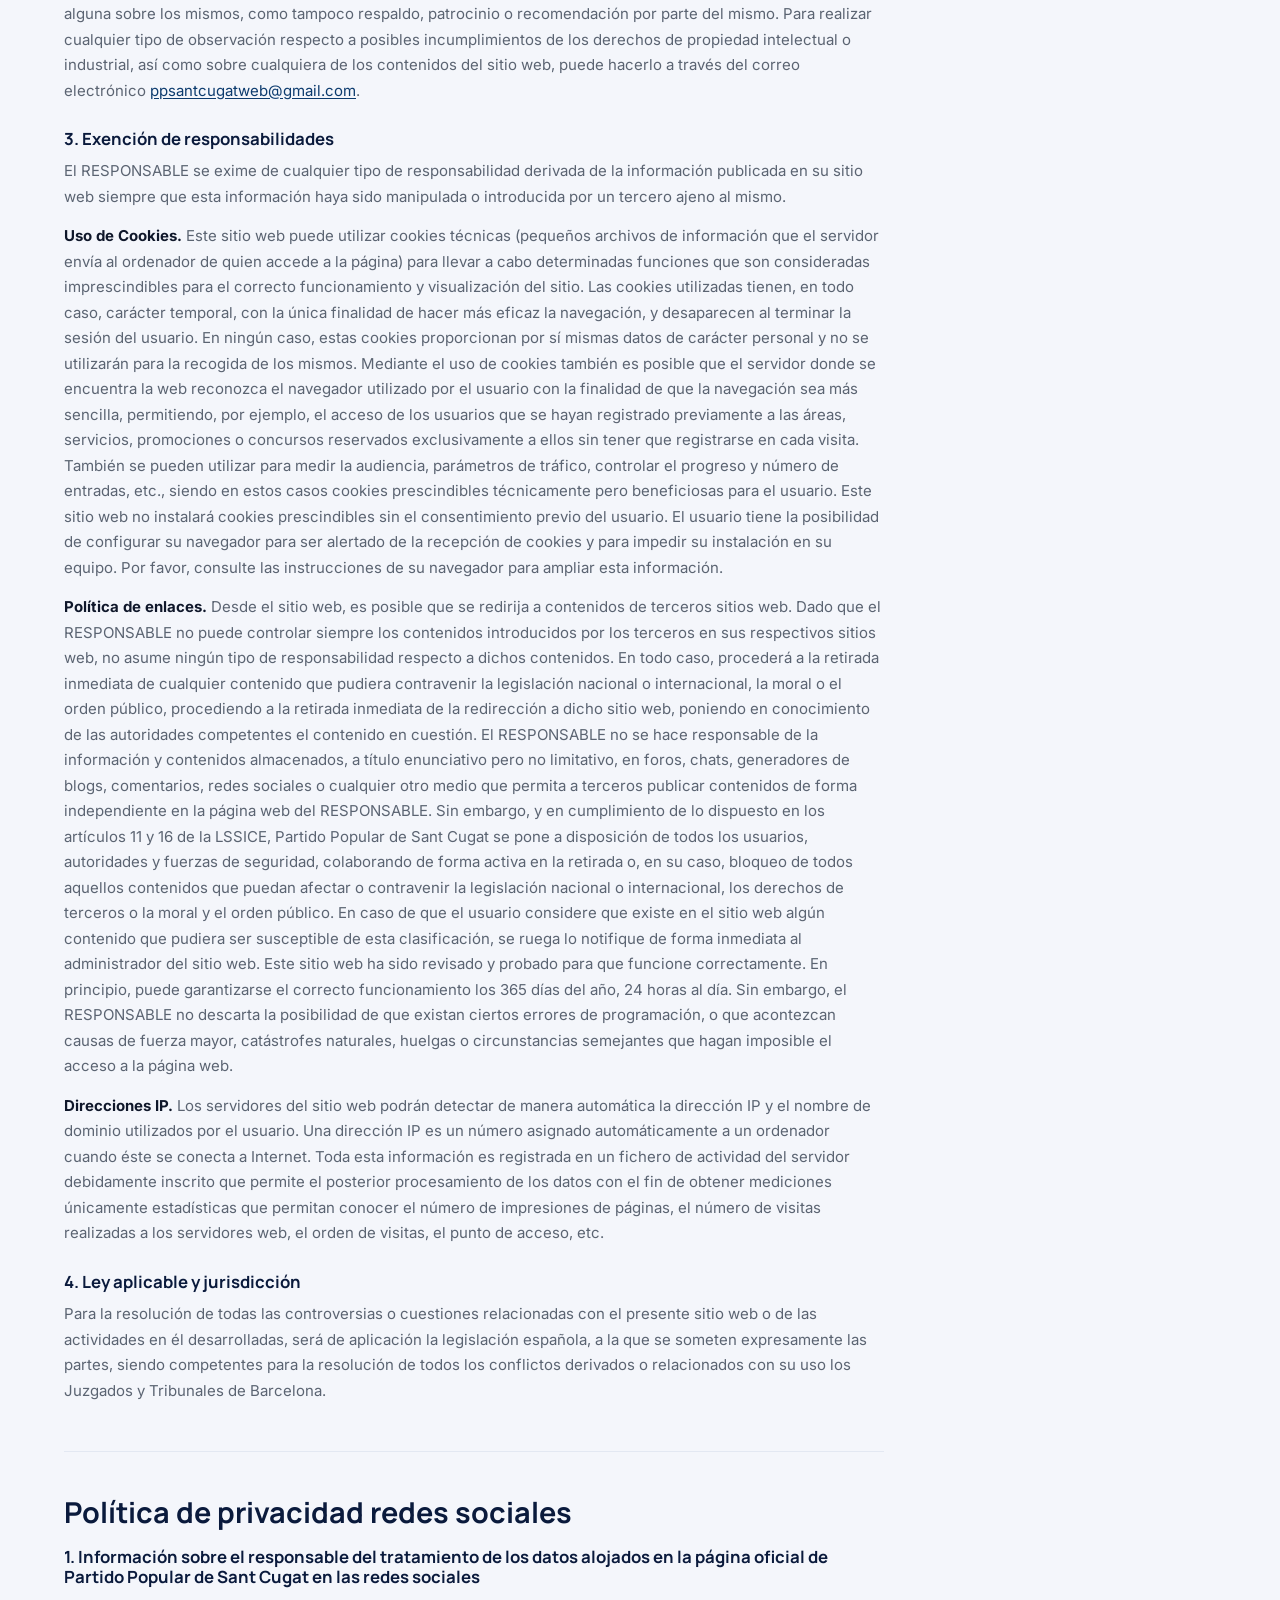
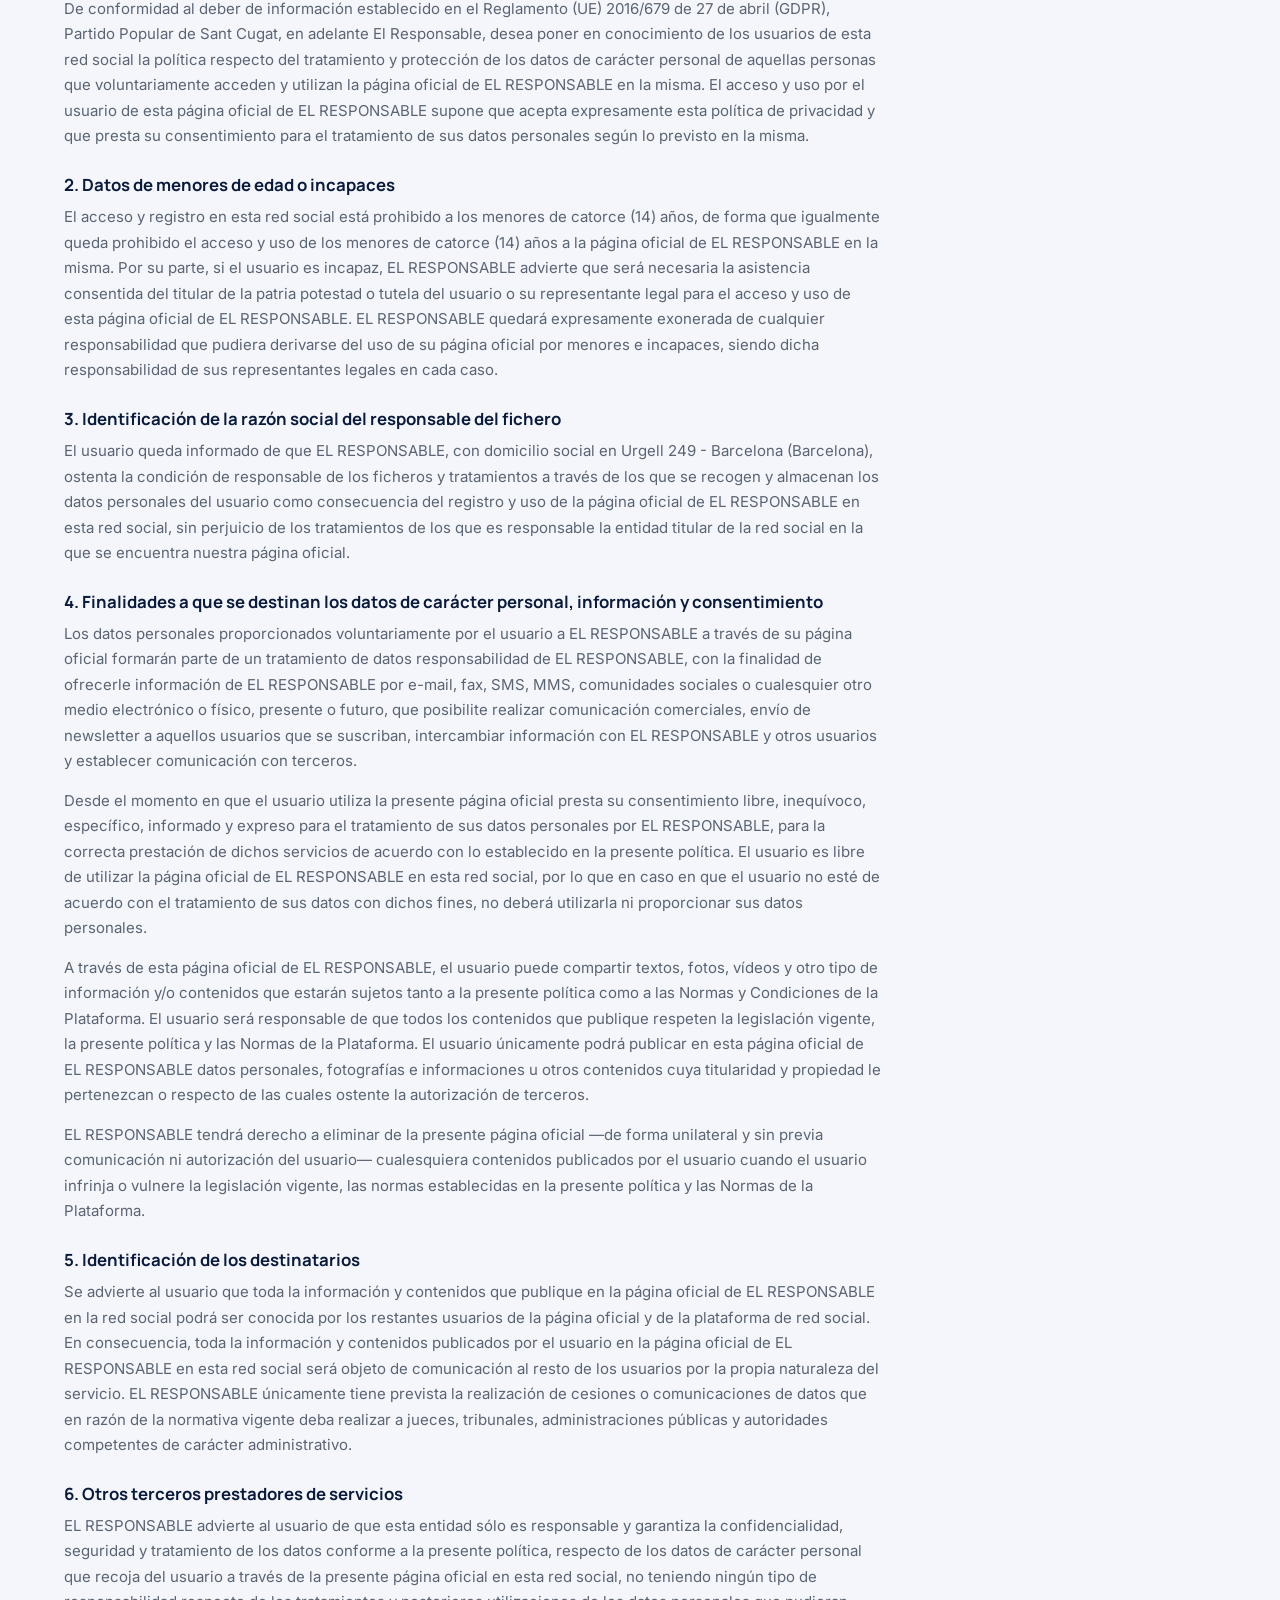
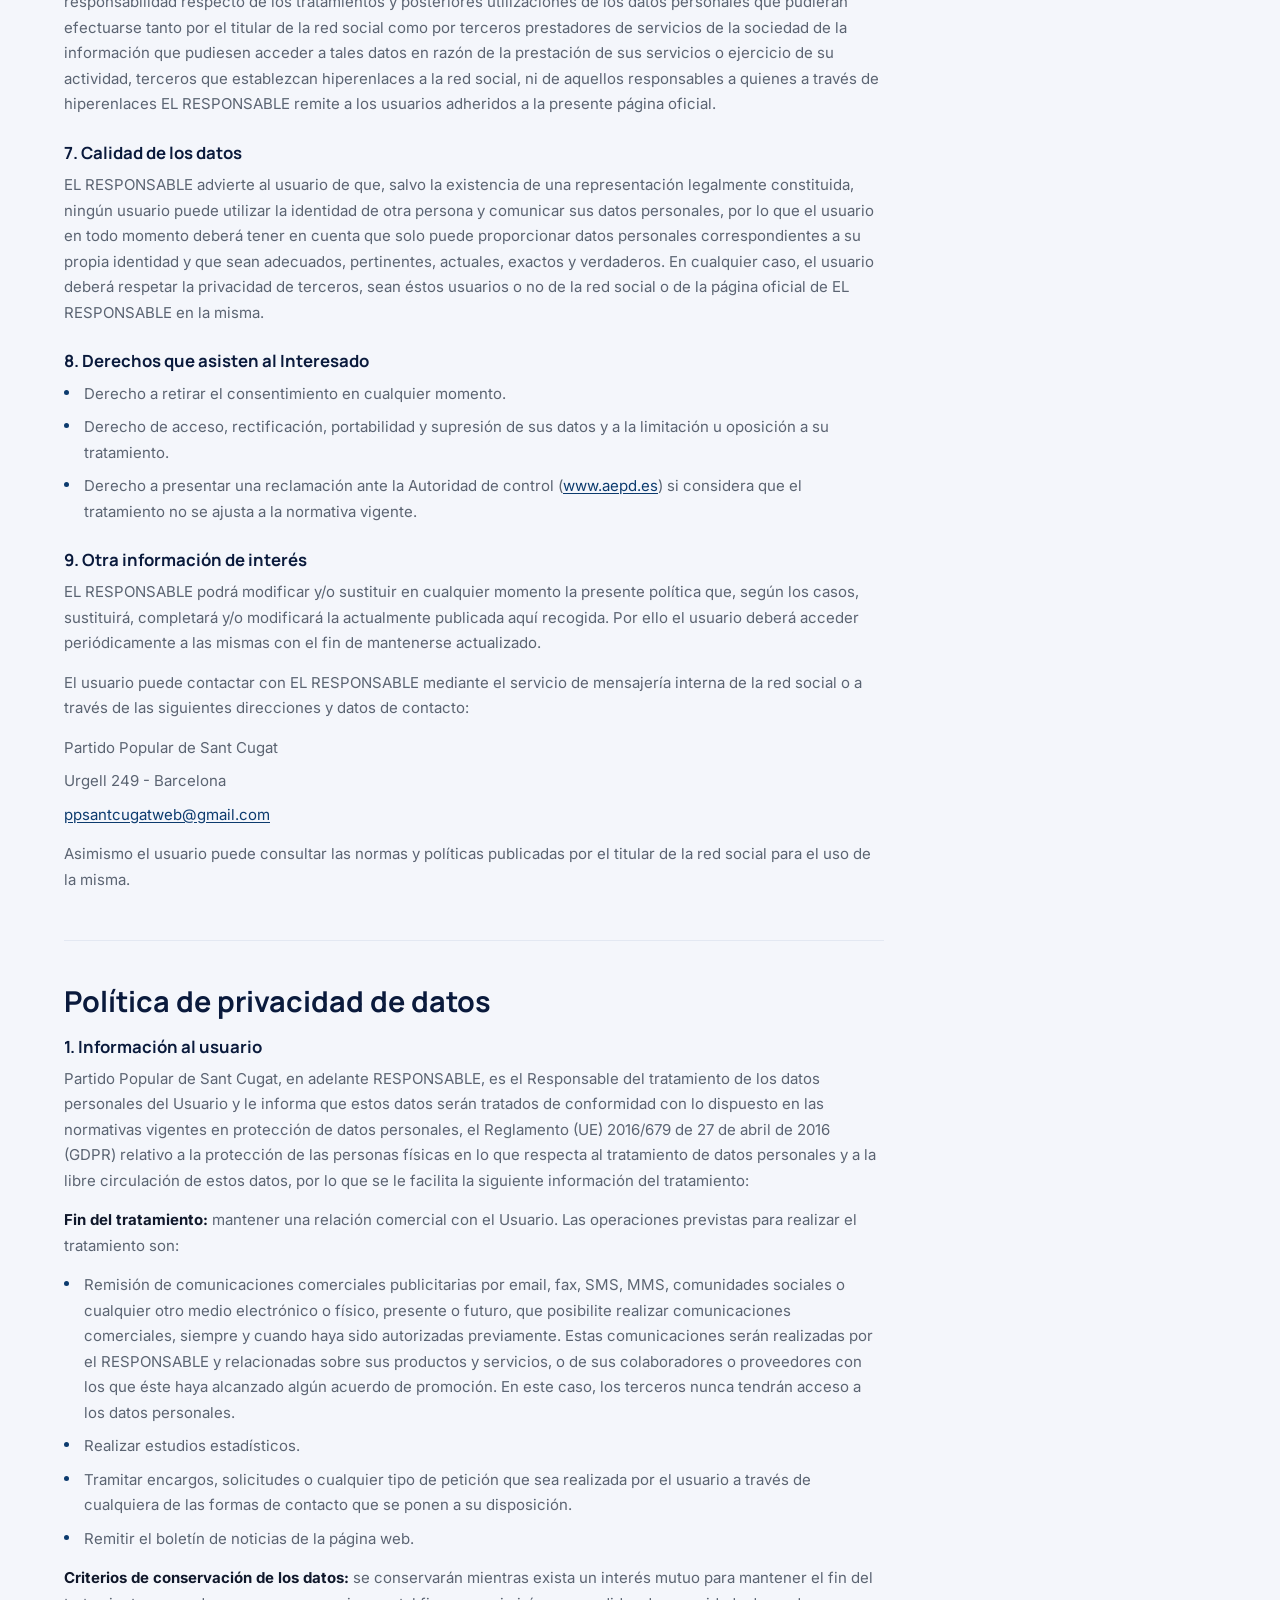
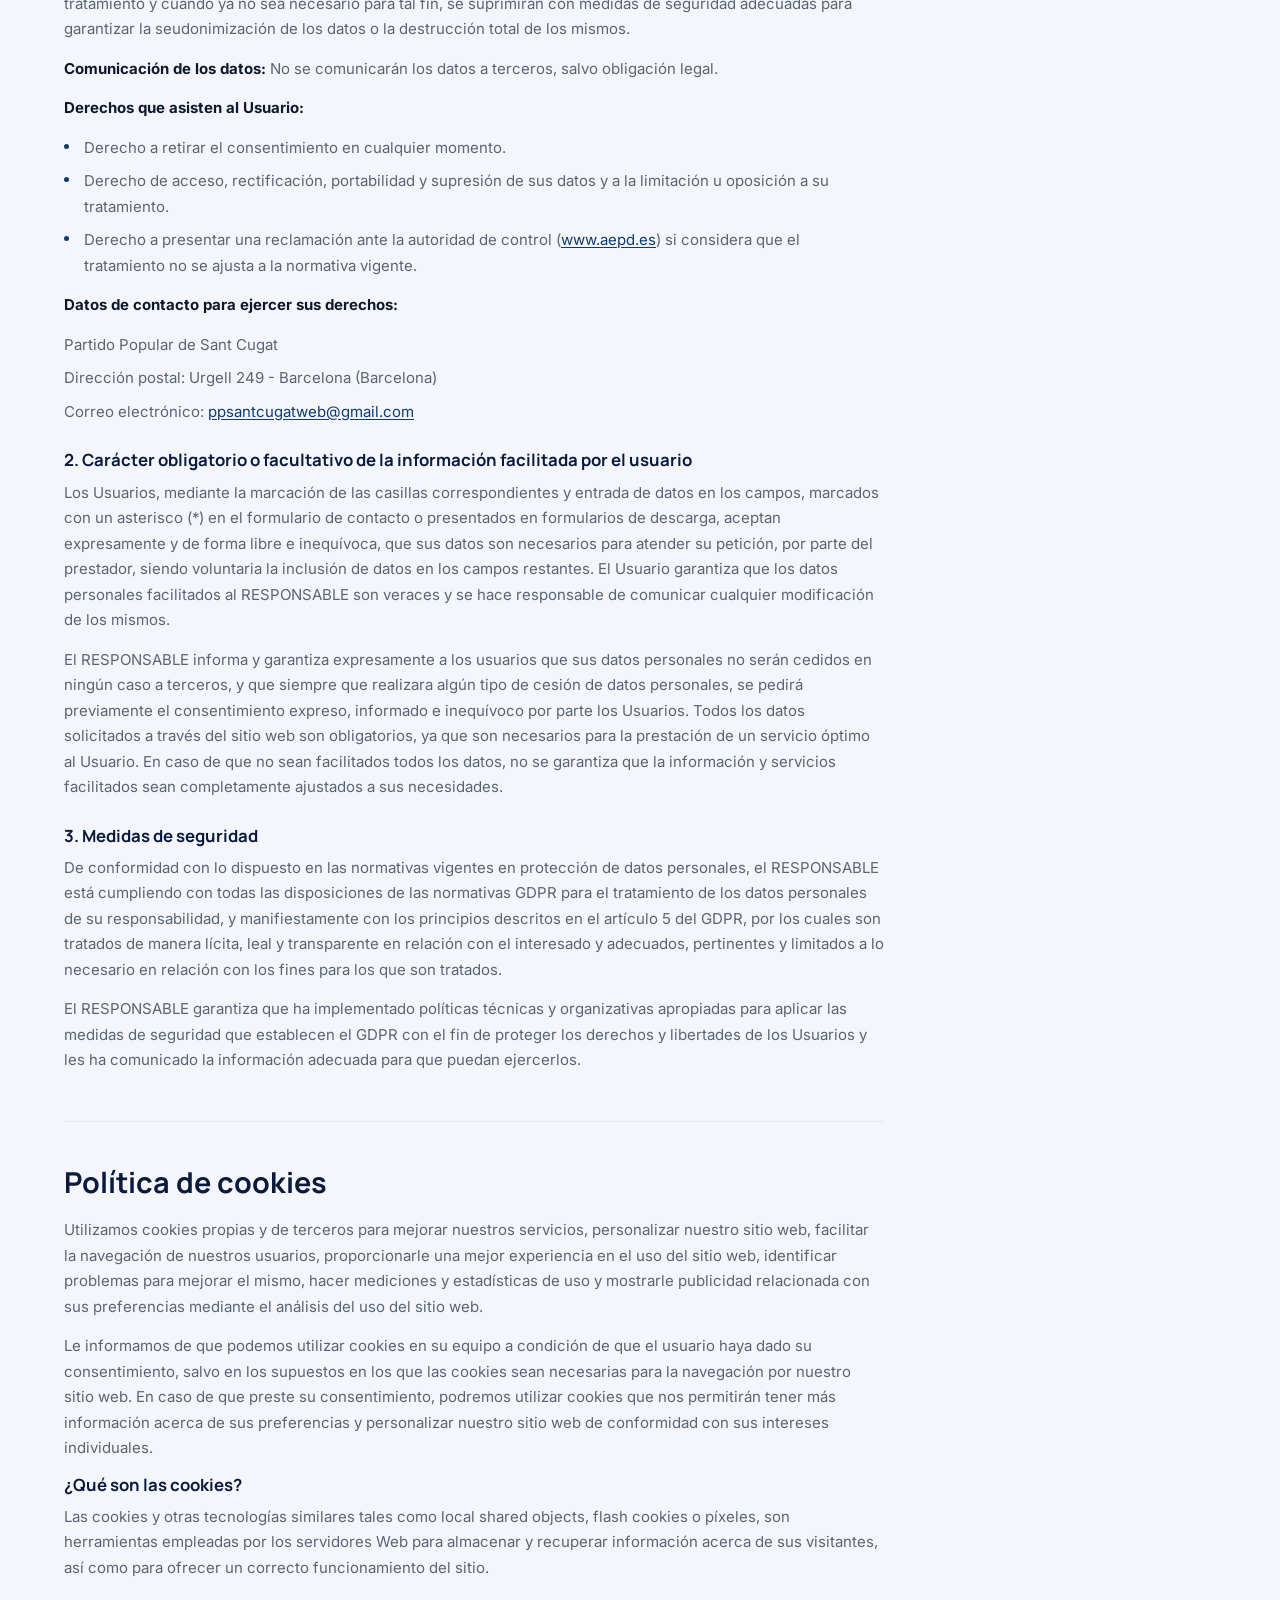
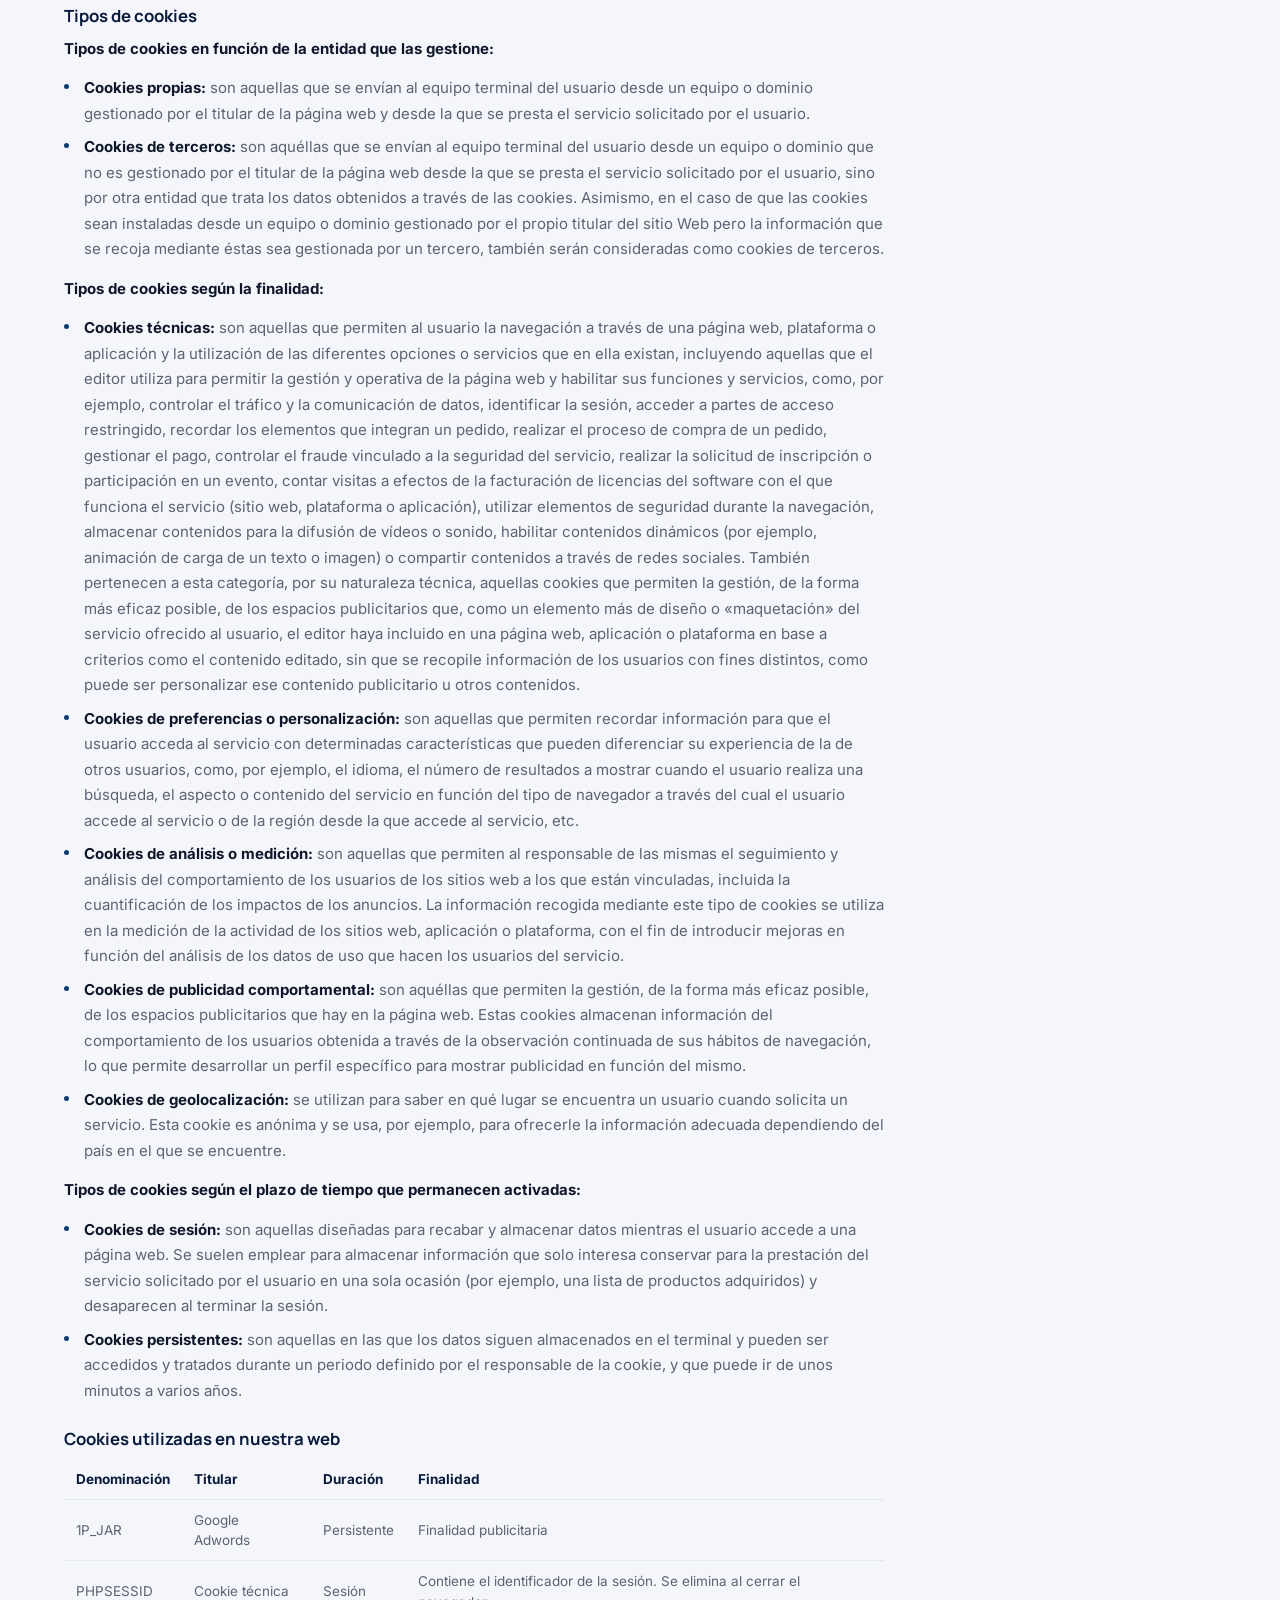
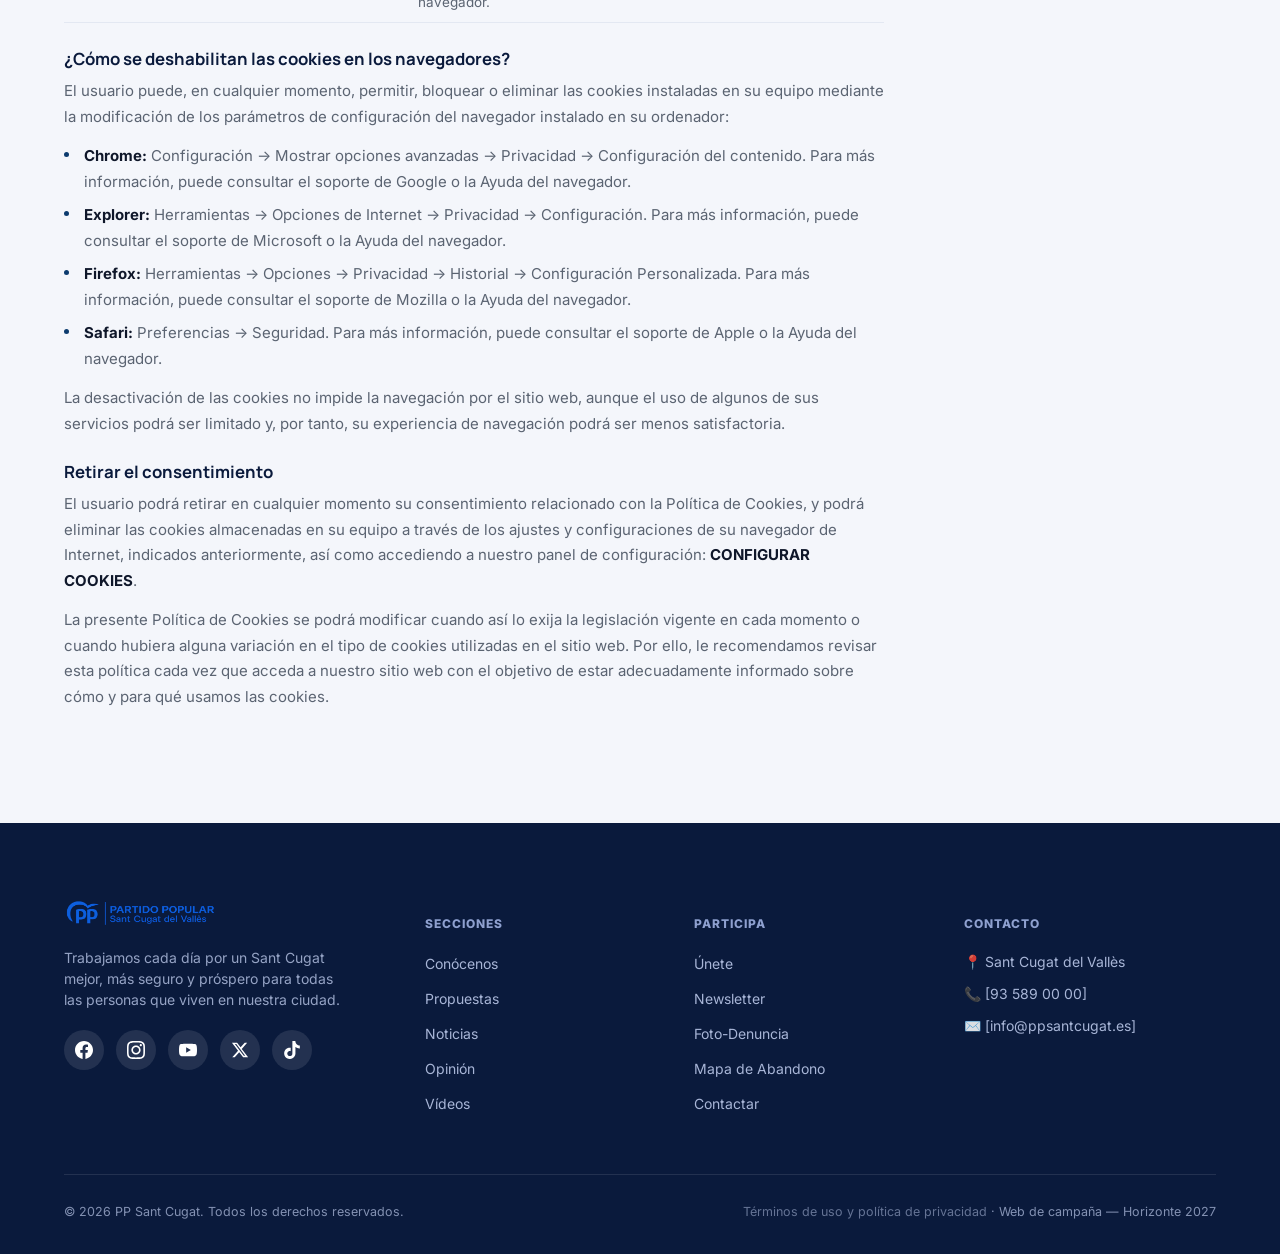
<file: privacidad.html>
<!DOCTYPE html>
<html lang="es">
<head>
<meta charset="UTF-8">
<meta name="viewport" content="width=device-width, initial-scale=1.0">
<title>Términos de uso y política de privacidad — PP Sant Cugat</title>
<meta name="description" content="Términos de uso y política de privacidad del Partido Popular de Sant Cugat del Vallès, conforme al artículo 13 del RGPD.">
<link rel="preconnect" href="https://fonts.googleapis.com">
<link rel="preconnect" href="https://fonts.gstatic.com" crossorigin>
<link href="https://fonts.googleapis.com/css2?family=Manrope:wght@500;700;800&family=Inter:wght@400;500;600;700&display=swap" rel="stylesheet">
<link rel="stylesheet" href="css/style.css">
</head>
<body>

<div id="site-header"></div>
<script src="js/layout.js"></script>
<script>Layout.header('');</script>

<!-- ============ PAGE HEADER ============ -->
<section class="page-header">
  <div class="wrap">
    <span class="badge" data-i18n="legal_eyebrow">Legal</span>
    <h1 data-i18n="legal_title">Términos de uso y política de privacidad</h1>
  </div>
</section>

<!-- ============ CONTENIDO LEGAL ============ -->
<section style="padding-top:0;">
  <div class="wrap">
    <p class="lead" style="max-width:760px;" data-i18n="legal_intro">Este documento recoge el aviso legal, la política de privacidad y la política de cookies de Partido Popular de Sant Cugat, conforme a la Ley 34/2002 (LSSICE) y al Reglamento (UE) 2016/679 (RGPD).</p>
    <nav class="legal-toc" aria-label="Índice de contenidos">
      <a href="#aviso-legal" data-i18n="legal_toc_1">Aviso legal</a>
      <a href="#redes-sociales" data-i18n="legal_toc_2">Redes sociales</a>
      <a href="#proteccion-datos" data-i18n="legal_toc_3">Protección de datos</a>
      <a href="#cookies" data-i18n="legal_toc_4">Cookies</a>
    </nav>
    <div class="legal-content">
      <div id="aviso-legal" data-i18n-html="legal_aviso_html"></div>
      <div id="redes-sociales" data-i18n-html="legal_redes_html"></div>
      <div id="proteccion-datos" data-i18n-html="legal_datos_html"></div>
      <div id="cookies" data-i18n-html="legal_cookies_html"></div>
    </div>
  </div>
</section>

<footer id="site-footer"></footer>
<script>Layout.footer();</script>

<!-- ============ DATOS DINÁMICOS ============ -->
<script src="data/videos.js"></script>
<script src="data/news.js"></script>
<script src="js/main.js"></script>
</body>
</html>
</file>
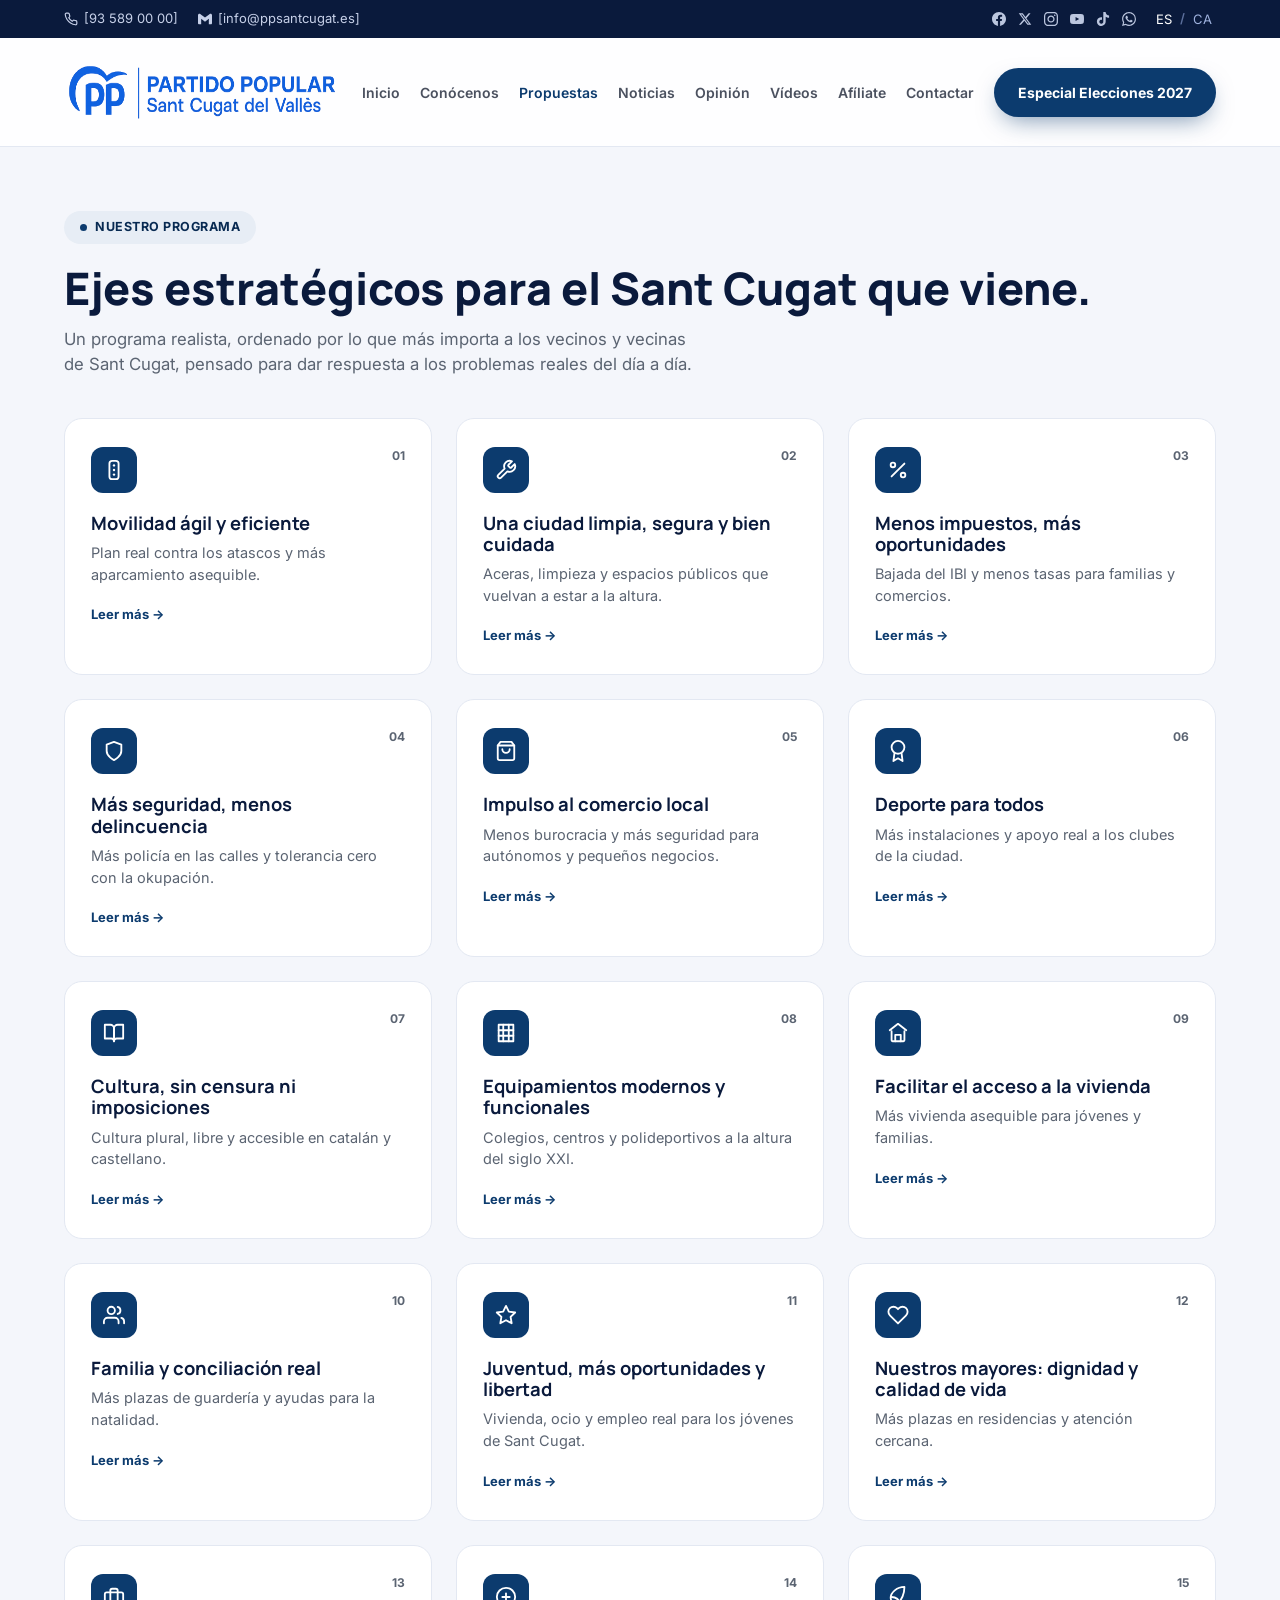
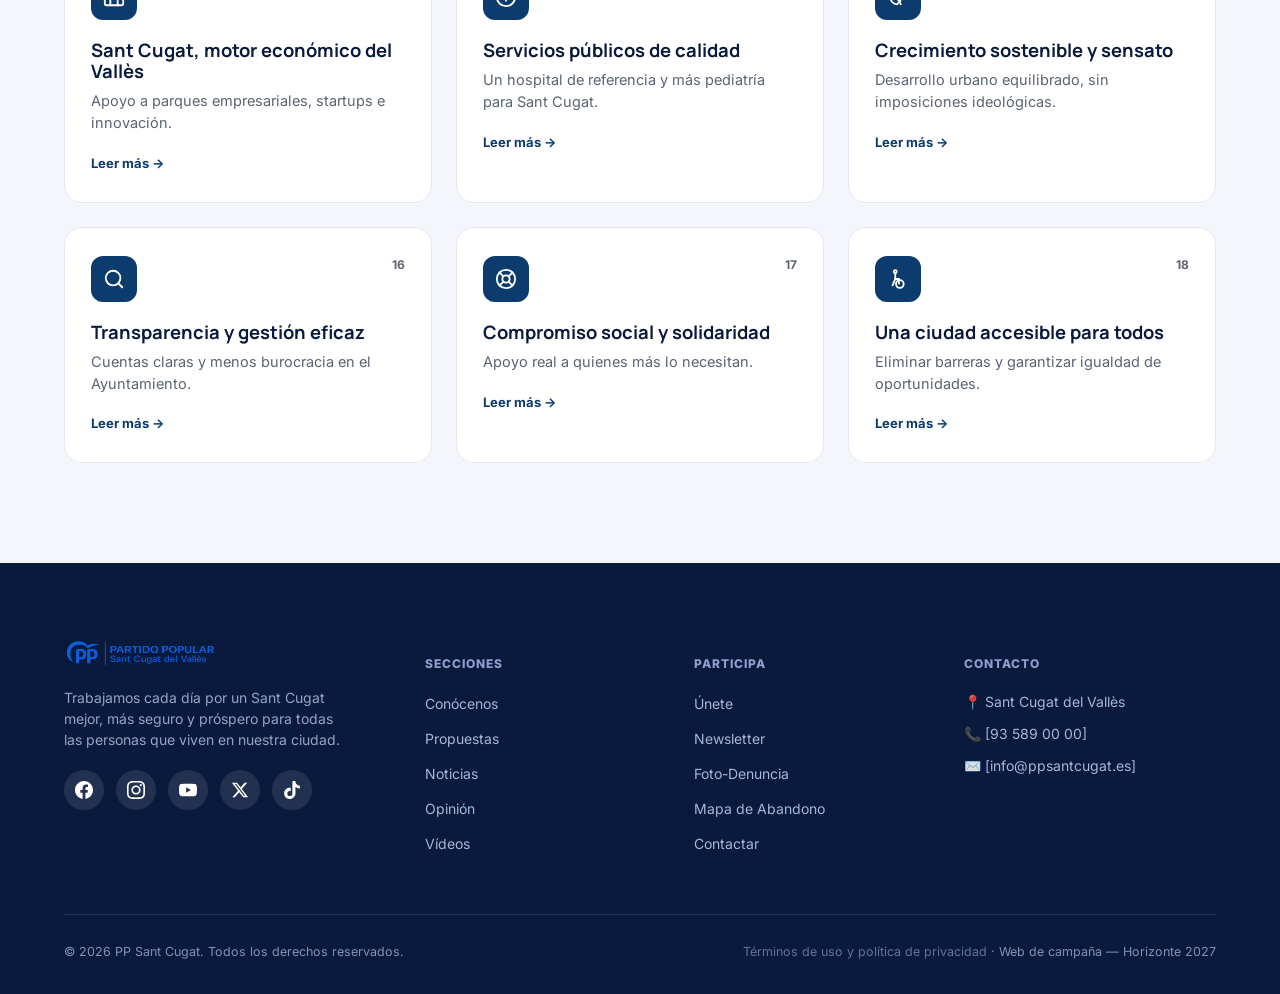
<file: propuestas.html>
<!DOCTYPE html>
<html lang="es">
<head>
<meta charset="UTF-8">
<meta name="viewport" content="width=device-width, initial-scale=1.0">
<title>Propuestas — PP Sant Cugat</title>
<meta name="description" content="Ejes estratégicos y propuestas del Partido Popular de Sant Cugat del Vallès de cara a las elecciones municipales de mayo de 2027.">
<link rel="preconnect" href="https://fonts.googleapis.com">
<link rel="preconnect" href="https://fonts.gstatic.com" crossorigin>
<link href="https://fonts.googleapis.com/css2?family=Manrope:wght@500;700;800&family=Inter:wght@400;500;600;700&display=swap" rel="stylesheet">
<link rel="stylesheet" href="css/style.css">
</head>
<body>

<div id="site-header"></div>
<script src="js/layout.js"></script>
<script>Layout.header('propuestas');</script>

<!-- ============ PAGE HEADER ============ -->
<section class="page-header">
  <div class="wrap">
    <span class="badge" data-i18n="prop_eyebrow">Nuestro programa</span>
    <h1 data-i18n="prop_title">Ejes estratégicos para el Sant Cugat que viene.</h1>
    <p class="lead" data-i18n="prop_lead">Un programa realista, ordenado por lo que más importa a los vecinos y vecinas de Sant Cugat, pensado para dar respuesta a los problemas reales del día a día.</p>
  </div>
</section>

<!-- ============ PROPUESTAS ============ -->
<section style="padding-top:0;">
  <div class="wrap">
    <div class="cards-grid" id="proposalsGrid"></div>
  </div>
</section>

<!-- ============ MODAL: DETALLE DE PROPUESTA ============ -->
<div class="overlay" id="proposalOverlay">
  <div class="modal" id="proposalModal">
    <button class="modal-close" id="proposalModalClose" aria-label="Cerrar">✕</button>
    <div id="proposalModalContent"></div>
  </div>
</div>

<footer id="site-footer"></footer>
<script>Layout.footer();</script>

<!-- ============ DATOS DINÁMICOS ============ -->
<script src="data/videos.js"></script>
<script src="data/news.js"></script>
<script src="js/main.js"></script>
</body>
</html>
</file>
<file: css/style.css>
:root{
  --pp-blue:#0c3b6e;
  --pp-blue-dark:#082a52;
  --pp-navy:#0a1a3c;
  --pp-sky:#4cc9f0;
  --bg:#f4f6fb;
  --surface:#ffffff;
  --text:#0f172a;
  --muted:#5b6472;
  --border:#e3e8f2;
  --radius:18px;
  --radius-sm:12px;
  --shadow:0 20px 40px -20px rgba(10,26,60,.25);
  --container:1200px;
}
*{box-sizing:border-box;}
html{scroll-behavior:smooth;}
body{
  margin:0;
  font-family:'Inter',sans-serif;
  color:var(--text);
  background:var(--bg);
  line-height:1.5;
  -webkit-font-smoothing:antialiased;
}
h1,h2,h3,h4{font-family:'Manrope',sans-serif;margin:0;line-height:1.15;}
p{margin:0;}
img{max-width:100%;display:block;}
a{color:inherit;text-decoration:none;}
ul{margin:0;padding:0;list-style:none;}
button{font-family:inherit;cursor:pointer;}
::selection{background:var(--pp-blue);color:#fff;}
::-webkit-scrollbar{width:10px;}
::-webkit-scrollbar-track{background:var(--bg);}
::-webkit-scrollbar-thumb{background:var(--pp-blue);border-radius:10px;}

.wrap{max-width:var(--container);margin:0 auto;padding:0 24px;}
.visually-hidden{position:absolute;width:1px;height:1px;overflow:hidden;clip:rect(0,0,0,0);white-space:nowrap;}

/* ---------- Header (topbar + nav), siempre visible ---------- */
#site-header{position:fixed;top:0;left:0;right:0;width:100%;z-index:200;}
body{padding-top:var(--header-h,0px);}

/* ---------- Topbar ---------- */
.topbar{background:var(--pp-navy);color:#dbe4fb;font-size:13px;overflow:hidden;max-height:60px;transition:max-height .35s ease,opacity .25s ease;}
.topbar .wrap{display:flex;align-items:center;justify-content:space-between;padding:9px 24px;flex-wrap:wrap;gap:8px;transition:padding .35s ease;}
.topbar-left{display:flex;gap:20px;align-items:center;flex-wrap:wrap;}
.topbar-left a{display:flex;align-items:center;gap:6px;color:#dbe4fb;opacity:.9;transition:opacity .2s;}
.topbar-left a:hover{opacity:1;}
.topbar-right{display:flex;align-items:center;gap:16px;}
.social-inline{display:flex;gap:12px;}
.social-inline a{display:flex;align-items:center;justify-content:center;opacity:.85;transition:opacity .2s, transform .2s;}
.social-inline a:hover{opacity:1;transform:translateY(-1px);}
.lang-switch{display:flex;gap:4px;align-items:center;font-weight:600;}
.lang-switch button{background:none;border:none;color:#9fb2de;padding:2px 4px;font-size:13px;}
.lang-switch button.active{color:#fff;}
.lang-switch span{color:#5c6f9c;}

/* Estado "minimalista" al hacer scroll: la topbar se pliega y la nav se compacta */
#site-header.is-scrolled .topbar{max-height:0;opacity:0;}
#site-header.is-scrolled .topbar .wrap{padding-top:0;padding-bottom:0;}
#site-header.is-scrolled{box-shadow:0 12px 28px -16px rgba(10,26,60,.35);}

/* ---------- Nav ---------- */
.nav{position:relative;z-index:100;border-bottom:1px solid var(--border);}
/* El fondo/blur se aplica en un pseudo-elemento (no en .nav) para que .nav no
   se convierta en containing block de sus descendientes position:fixed
   (backdrop-filter en un ancestro rompe el menú móvil a pantalla completa). */
.nav::before{content:'';position:absolute;inset:0;z-index:-1;background:rgba(255,255,255,.85);backdrop-filter:blur(10px);}
.nav .wrap{display:flex;align-items:center;justify-content:space-between;padding:14px 24px;gap:20px;transition:padding .3s ease;}
#site-header.is-scrolled .nav .wrap{padding:9px 24px;}
.brand{display:flex;align-items:center;gap:10px;}
.brand-mark{width:42px;height:42px;border-radius:10px;background:linear-gradient(135deg,var(--pp-blue),var(--pp-blue-dark));display:flex;align-items:center;justify-content:center;color:#fff;font-weight:800;font-family:'Manrope',sans-serif;font-size:19px;flex-shrink:0;transition:width .3s ease,height .3s ease,font-size .3s ease;}
.brand img{height:42px;width:auto;transition:height .3s ease;}
#site-header.is-scrolled .brand-mark{width:34px;height:34px;font-size:15px;}
#site-header.is-scrolled .brand img{height:34px;}
.brand-text{display:flex;flex-direction:column;line-height:1.1;}
.brand-text .n1{font-weight:800;font-size:16px;color:var(--pp-navy);letter-spacing:.3px;transition:font-size .3s ease;}
.brand-text .n2{font-weight:700;font-size:11px;color:var(--pp-blue);letter-spacing:1.5px;transition:font-size .3s ease;}
#site-header.is-scrolled .brand-text .n1{font-size:14px;}
#site-header.is-scrolled .brand-text .n2{font-size:10px;}
.nav-links{display:flex;gap:20px;align-items:center;}
.nav-links a{font-size:14px;font-weight:600;color:var(--text);opacity:.75;transition:opacity .2s,color .2s;position:relative;}
.nav-links a:hover{opacity:1;color:var(--pp-blue);}
.nav-links a.active-link{opacity:1;color:var(--pp-blue);}
.btn{display:inline-flex;align-items:center;gap:8px;padding:12px 22px;border-radius:100px;font-weight:700;font-size:14px;border:2px solid transparent;transition:transform .2s,box-shadow .2s,background .2s,color .2s;white-space:nowrap;}
.btn-primary{background:var(--pp-blue);color:#fff;box-shadow:0 10px 24px -8px rgba(12,59,110,.55);}
.btn-primary:hover{transform:translateY(-2px);box-shadow:0 16px 30px -8px rgba(12,59,110,.65);}
.btn-ghost{background:#fff;color:var(--pp-navy);border-color:var(--border);}
.btn-ghost:hover{border-color:var(--pp-blue);color:var(--pp-blue);transform:translateY(-2px);}
.btn-ghost-dark{background:rgba(255,255,255,.08);color:#fff;border-color:rgba(255,255,255,.25);}
.btn-ghost-dark:hover{background:#fff;color:var(--pp-navy);}
.nav-cta{display:none;}
@media(min-width:1080px){.nav-cta{display:inline-flex;}}
.menu-toggle{display:flex;background:none;border:1px solid var(--border);border-radius:10px;padding:9px 11px;}
@media(min-width:1080px){.menu-toggle{display:none;}}
@media(max-width:1079px){.nav-links{position:fixed;inset:var(--header-h,64px) 0 0 0;background:#fff;flex-direction:column;padding:32px 24px;gap:22px;transform:translateX(100%);transition:transform .3s ease;overflow-y:auto;}
  .nav-links.open{transform:translateX(0);}
  .nav-links a{font-size:18px;opacity:1;}
}

/* ---------- Hero ---------- */
.hero{padding:72px 0 96px;overflow:hidden;position:relative;}
.hero .wrap{display:grid;grid-template-columns:1.1fr 1fr;gap:56px;align-items:center;}
@media(max-width:900px){.hero .wrap{grid-template-columns:1fr;}}
.badge{display:inline-flex;align-items:center;gap:8px;padding:7px 16px;border-radius:100px;background:#e7edf5;color:var(--pp-blue-dark);font-weight:700;font-size:12.5px;letter-spacing:.5px;text-transform:uppercase;}
.badge::before{content:'';width:7px;height:7px;border-radius:50%;background:var(--pp-blue);}
.hero h1{font-size:clamp(2.4rem,5vw,3.6rem);font-weight:800;margin:22px 0 20px;color:var(--pp-navy);}
.hero h1 .accent{color:var(--pp-blue);}
.hero p.lead{font-size:1.1rem;color:var(--muted);max-width:520px;margin-bottom:32px;}
.hero-actions{display:flex;gap:14px;flex-wrap:wrap;margin-bottom:28px;}
.hero-meta{display:flex;gap:22px;flex-wrap:wrap;font-size:12.5px;font-weight:700;letter-spacing:.5px;color:var(--muted);}
.hero-meta span{opacity:.9;}
.hero-media{position:relative;}
.hero-photo{aspect-ratio:4/5;border-radius:24px;background:linear-gradient(160deg,#c9d6f0,#7c94c9 45%,#2c3f6b);position:relative;overflow:hidden;box-shadow:var(--shadow);}
.hero-photo img{width:100%;height:100%;object-fit:cover;}
.hero-photo .ph-note{position:absolute;inset:0;display:flex;align-items:center;justify-content:center;text-align:center;color:rgba(255,255,255,.85);font-size:13px;padding:20px;font-weight:600;}
.hero-quote{position:absolute;left:-30px;bottom:-30px;background:#fff;border-radius:16px;padding:20px 22px;box-shadow:var(--shadow);max-width:300px;}
@media(max-width:560px){.hero-quote{position:static;margin-top:20px;left:0;bottom:0;}}
.hero-quote p{font-style:italic;color:var(--pp-navy);font-weight:600;font-size:14.5px;margin-bottom:8px;}
.hero-quote .who{color:var(--pp-blue);font-size:13px;font-weight:700;}

/* ---------- Hub banner ---------- */
.hub{background:linear-gradient(135deg,var(--pp-navy),#132a5e 60%,var(--pp-blue-dark));color:#fff;border-radius:28px;padding:52px 44px;margin:0 auto 100px;max-width:calc(var(--container) - 48px);position:relative;overflow:hidden;}
.hub::after{content:'';position:absolute;right:-120px;top:-120px;width:340px;height:340px;border-radius:50%;background:radial-gradient(circle,rgba(76,201,240,.35),transparent 70%);}
.hub-grid{display:grid;grid-template-columns:1.2fr 1fr;gap:40px;position:relative;z-index:1;}
@media(max-width:900px){.hub-grid{grid-template-columns:1fr;}}
.hub .badge{background:rgba(255,255,255,.12);color:#bcd0ff;}
.hub .badge::before{background:var(--pp-sky);}
.hub h2{font-size:clamp(1.9rem,3.6vw,2.6rem);margin:20px 0 16px;font-weight:800;}
.hub h2 .accent{color:var(--pp-sky);}
.hub p.lead{color:#c4d1f2;max-width:480px;margin-bottom:28px;}
.hub-actions{display:flex;gap:14px;flex-wrap:wrap;}
.hub-stats{display:flex;flex-direction:column;gap:14px;justify-content:center;}
.hub-stat{background:rgba(255,255,255,.07);border:1px solid rgba(255,255,255,.14);border-radius:16px;padding:18px 20px;display:flex;align-items:center;justify-content:space-between;gap:14px;transition:transform .25s, background .25s;}
.hub-stat:hover{transform:translateY(-3px);background:rgba(255,255,255,.12);}
.hub-stat-left{display:flex;align-items:center;gap:14px;}
.hub-stat-icon{width:42px;height:42px;border-radius:11px;background:rgba(255,255,255,.14);display:flex;align-items:center;justify-content:center;flex-shrink:0;}
.hub-stat-label{font-size:11px;letter-spacing:1px;text-transform:uppercase;color:#9fb2de;font-weight:700;}
.hub-stat-value{font-weight:800;font-size:16px;}

/* ---------- Page header (páginas internas) ---------- */
.page-header{padding:64px 0 40px;}
.page-header h1{font-size:clamp(2rem,4vw,2.8rem);color:var(--pp-navy);margin:18px 0 14px;font-weight:800;}
.page-header p.lead{color:var(--muted);font-size:1.05rem;max-width:640px;}

/* ---------- Sections ---------- */
section{padding:100px 0;scroll-margin-top:var(--header-h,90px);}
.section-head{display:flex;justify-content:space-between;align-items:flex-end;gap:24px;margin-bottom:48px;flex-wrap:wrap;}
.eyebrow{color:var(--pp-blue);font-weight:800;letter-spacing:1.5px;text-transform:uppercase;font-size:12.5px;margin-bottom:10px;display:block;}
.section-head h2{font-size:clamp(1.7rem,3vw,2.3rem);color:var(--pp-navy);max-width:640px;}
.section-link{font-weight:700;color:var(--pp-blue);font-size:13.5px;letter-spacing:.5px;white-space:nowrap;transition:opacity .2s;}
.section-link:hover{opacity:.7;}

/* Propuestas */
.cards-grid{display:grid;grid-template-columns:repeat(3,1fr);gap:24px;}
@media(max-width:900px){.cards-grid{grid-template-columns:repeat(2,1fr);}}
@media(max-width:620px){.cards-grid{grid-template-columns:1fr;}}
.card{background:var(--surface);border:1px solid var(--border);border-radius:var(--radius);padding:28px 26px;transition:transform .3s,box-shadow .3s,border-color .3s;opacity:0;transform:translateY(28px);}
.card.reveal-in{opacity:1;transform:translateY(0);}
.card:hover{transform:translateY(-6px);box-shadow:var(--shadow);border-color:transparent;}
.card-top{display:flex;justify-content:space-between;align-items:flex-start;margin-bottom:20px;}
.card-icon{width:46px;height:46px;border-radius:12px;background:var(--pp-blue);display:flex;align-items:center;justify-content:center;color:#fff;}
.card-icon svg{display:block;}
.card-num{font-size:12px;color:var(--muted);font-weight:700;}
.card h3{font-size:1.15rem;color:var(--pp-navy);margin-bottom:8px;}
.card p{color:var(--muted);font-size:14.5px;margin-bottom:16px;}
.card-link{font-weight:700;font-size:13px;color:var(--pp-blue);display:inline-flex;align-items:center;gap:6px;padding:0;}

/* Modal de detalle de propuesta (Leer más) */
.overlay{position:fixed;inset:0;background:rgba(10,26,60,.55);backdrop-filter:blur(2px);display:none;align-items:center;justify-content:center;padding:24px;z-index:999;}
.overlay.open{display:flex;}
.modal{background:var(--surface);border-radius:20px;max-width:640px;width:100%;max-height:82vh;overflow-y:auto;padding:40px 40px 36px;position:relative;animation:modalIn .18s ease;}
@keyframes modalIn{from{opacity:0;transform:translateY(8px) scale(.98);}to{opacity:1;transform:translateY(0) scale(1);}}
.modal-close{position:absolute;top:18px;right:18px;width:34px;height:34px;border-radius:50%;border:1px solid var(--border);background:var(--surface);cursor:pointer;display:flex;align-items:center;justify-content:center;font-size:16px;color:var(--muted);}
.modal-close:hover{background:var(--bg);}
.modal-eyebrow{display:flex;align-items:center;gap:10px;margin-bottom:10px;}
.modal-eyebrow .card-icon{width:36px;height:36px;}
.modal-eyebrow span{font-family:'Manrope',sans-serif;font-weight:700;font-size:12.5px;letter-spacing:.05em;text-transform:uppercase;color:var(--pp-blue);}
.modal h2{font-family:'Manrope',sans-serif;font-weight:800;font-size:26px;line-height:1.15;margin:0 0 14px 0;color:var(--pp-navy);}
.modal .lead{font-size:15.5px;line-height:1.6;color:var(--muted);margin:0 0 22px 0;}
.modal .prop-label{font-family:'Manrope',sans-serif;font-weight:700;font-size:12.5px;letter-spacing:.06em;text-transform:uppercase;color:var(--text);margin:0 0 12px 0;border-top:1px solid var(--border);padding-top:18px;}
.modal ol{margin:0;padding-left:20px;}
.modal ol li{font-size:14.5px;line-height:1.55;color:var(--text);margin-bottom:10px;}

/* Videos */
.video-row{display:grid;grid-template-columns:repeat(5,1fr);gap:20px;}
@media(max-width:1000px){.video-row{grid-template-columns:repeat(3,1fr);}}
@media(max-width:640px){.video-row{grid-template-columns:repeat(2,1fr);}}
.video-card{position:relative;border-radius:18px;overflow:hidden;aspect-ratio:9/16;background:linear-gradient(160deg,#12305f,#0a1a3c 70%);cursor:pointer;opacity:0;transform:translateY(28px);transition:opacity .5s,transform .5s;}
.video-card.reveal-in{opacity:1;transform:translateY(0);}
.video-card:hover .video-play{transform:scale(1.12);background:#fff;color:var(--pp-navy);}
.video-platform{position:absolute;top:12px;right:12px;background:rgba(255,255,255,.15);backdrop-filter:blur(4px);color:#fff;font-size:10px;font-weight:800;letter-spacing:1px;text-transform:uppercase;padding:5px 9px;border-radius:100px;z-index:2;}
.video-play{position:absolute;top:50%;left:50%;transform:translate(-50%,-50%) scale(1);width:52px;height:52px;border-radius:50%;background:rgba(255,255,255,.22);backdrop-filter:blur(4px);display:flex;align-items:center;justify-content:center;color:#fff;transition:transform .25s,background .25s,color .25s;z-index:2;}
.video-info{position:absolute;left:0;right:0;bottom:0;padding:16px 14px;background:linear-gradient(0deg,rgba(0,0,0,.75),transparent);color:#fff;z-index:2;}
.video-info .vt{font-weight:700;font-size:13px;line-height:1.3;}
.video-info .vh{font-size:11px;opacity:.75;margin-top:4px;}
.video-embed{position:absolute;inset:0;width:100%;height:100%;border:0;z-index:1;}

/* Actualidad / Opinion */
.news-grid{display:grid;grid-template-columns:1.5fr 1fr;gap:56px;}
@media(max-width:900px){.news-grid{grid-template-columns:1fr;gap:40px;}}
.news-head{display:flex;justify-content:space-between;align-items:baseline;margin-bottom:24px;}
.news-head h3{font-size:1.4rem;color:var(--pp-navy);}
.news-item{display:flex;gap:18px;padding:20px 0;border-bottom:1px solid var(--border);opacity:0;transform:translateY(20px);transition:opacity .5s,transform .5s;}
.news-item.reveal-in{opacity:1;transform:translateY(0);}
.news-item:last-child{border-bottom:none;}
.news-thumb{width:120px;height:88px;border-radius:12px;background:linear-gradient(140deg,#dbe4fb,#9db3e6);flex-shrink:0;overflow:hidden;}
.news-thumb img{width:100%;height:100%;object-fit:cover;}
.news-meta{font-size:11.5px;font-weight:800;letter-spacing:.5px;text-transform:uppercase;color:var(--pp-blue);margin-bottom:6px;display:flex;gap:8px;align-items:center;}
.news-meta .dot{width:4px;height:4px;border-radius:50%;background:var(--muted);}
.news-meta .date{color:var(--muted);font-weight:600;text-transform:none;letter-spacing:0;}
.news-item h4{font-size:1.02rem;color:var(--pp-navy);margin-bottom:6px;}
.news-item p{font-size:13.5px;color:var(--muted);}
.op-item{padding:18px 0;border-bottom:1px solid var(--border);opacity:0;transform:translateY(20px);transition:opacity .5s,transform .5s;}
.op-item.reveal-in{opacity:1;transform:translateY(0);}
.op-item:last-child{border-bottom:none;}
.op-num{font-size:11.5px;font-weight:800;color:var(--pp-blue);letter-spacing:.5px;margin-bottom:6px;text-transform:uppercase;}
.op-item h4{font-size:1.02rem;color:var(--pp-navy);margin-bottom:6px;}
.op-item .who{font-size:13px;color:var(--muted);}
.op-full-list{max-width:720px;}
.news-home-list{max-width:760px;}

/* Noticias: grid de tarjetas para la página completa */
.news-cards-grid{display:grid;grid-template-columns:repeat(3,1fr);gap:24px;}
@media(max-width:900px){.news-cards-grid{grid-template-columns:repeat(2,1fr);}}
@media(max-width:620px){.news-cards-grid{grid-template-columns:1fr;}}
.news-card{display:block;background:var(--surface);border:1px solid var(--border);border-radius:var(--radius);overflow:hidden;opacity:0;transform:translateY(28px);transition:opacity .3s,transform .3s,box-shadow .3s,border-color .3s;}
.news-card.reveal-in{opacity:1;transform:translateY(0);}
.news-card:hover{box-shadow:var(--shadow);border-color:transparent;transform:translateY(-4px);}
.news-card .nc-thumb{aspect-ratio:16/10;background:linear-gradient(140deg,#dbe4fb,#9db3e6);overflow:hidden;}
.news-card .nc-thumb img{width:100%;height:100%;object-fit:cover;}
.news-card .nc-body{padding:20px 22px;}
.news-card .news-meta{margin-bottom:8px;}
.news-card h3{font-size:1.05rem;color:var(--pp-navy);margin-bottom:8px;}
.news-card p{font-size:13.5px;color:var(--muted);}

/* Equipo (Conócenos) */
.team-grid{display:grid;grid-template-columns:repeat(3,1fr);gap:24px;margin-top:48px;}
@media(max-width:900px){.team-grid{grid-template-columns:repeat(2,1fr);}}
@media(max-width:620px){.team-grid{grid-template-columns:1fr;}}
.team-card{background:var(--surface);border:1px solid var(--border);border-radius:var(--radius);padding:32px 26px;text-align:center;opacity:0;transform:translateY(28px);transition:opacity .3s,transform .3s;}
.team-card.reveal-in{opacity:1;transform:translateY(0);}
.team-photo{width:96px;height:96px;border-radius:50%;background:linear-gradient(150deg,#c9d6f0,#4c67a3);margin:0 auto 18px;}
.team-card h3{font-size:1.1rem;color:var(--pp-navy);margin-bottom:6px;}
.team-role{color:var(--pp-blue);font-weight:700;font-size:12.5px;margin-bottom:12px;}
.team-card p{color:var(--muted);font-size:13.5px;}
.team-note{margin-top:36px;padding:18px 22px;background:#e7edf5;border-radius:14px;color:var(--pp-blue-dark);font-size:13.5px;font-weight:600;text-align:center;}

/* Contacto */
.contact-grid{display:grid;grid-template-columns:.9fr 1.1fr;gap:48px;align-items:start;}
@media(max-width:860px){.contact-grid{grid-template-columns:1fr;}}
.contact-info-box{background:var(--pp-navy);color:#fff;border-radius:24px;padding:40px;}
.contact-info-box h3{font-size:1.2rem;margin-bottom:22px;}
.contact-info-box ul{margin-bottom:26px;}
.contact-info-box li{display:flex;align-items:center;gap:12px;opacity:.9;font-size:14.5px;margin-bottom:16px;}
.map-embed{border-radius:24px;overflow:hidden;border:1px solid var(--border);margin-top:20px;background:var(--surface);}
.map-embed iframe{width:100%;height:280px;border:0;display:block;}

/* Feature cards */
.feature-row{display:grid;grid-template-columns:1fr 1fr;gap:24px;margin-top:64px;}
@media(max-width:760px){.feature-row{grid-template-columns:1fr;}}
.feature-card{border-radius:24px;padding:40px;position:relative;overflow:hidden;min-height:220px;display:flex;flex-direction:column;justify-content:center;opacity:0;transform:translateY(24px);transition:opacity .5s,transform .5s;}
.feature-card.reveal-in{opacity:1;transform:translateY(0);}
.feature-card.blue{background:linear-gradient(135deg,var(--pp-blue),var(--pp-blue-dark));color:#fff;}
.feature-card.dark{background:linear-gradient(135deg,#101c3d,var(--pp-navy));color:#fff;}
.feature-icon{width:50px;height:50px;border-radius:14px;background:rgba(255,255,255,.15);display:flex;align-items:center;justify-content:center;margin-bottom:18px;}
.feature-card h3{font-size:1.4rem;margin-bottom:10px;}
.feature-card p{opacity:.85;margin-bottom:22px;max-width:360px;font-size:14.5px;}
.soon-pill{position:absolute;top:22px;right:22px;background:rgba(255,255,255,.18);backdrop-filter:blur(4px);font-size:11px;font-weight:800;letter-spacing:1px;text-transform:uppercase;padding:6px 12px;border-radius:100px;}

/* About / Conócenos */
.about{background:var(--surface);}
.about .wrap{display:grid;grid-template-columns:.9fr 1.1fr;gap:56px;align-items:center;}
@media(max-width:900px){.about .wrap{grid-template-columns:1fr;}}
.about-photo{aspect-ratio:1/1;border-radius:24px;background:linear-gradient(150deg,#c9d6f0,#4c67a3);}
.stat-row{display:flex;gap:36px;margin-top:32px;flex-wrap:wrap;}
.stat{}
.stat .num{font-family:'Manrope',sans-serif;font-weight:800;font-size:2.1rem;color:var(--pp-blue);}
.stat .lbl{font-size:12.5px;color:var(--muted);font-weight:700;letter-spacing:.3px;}

/* Join / newsletter */
.join{background:var(--surface);}
.join-box{border:1px solid var(--border);border-radius:28px;padding:52px;box-shadow:var(--shadow);}
.join-grid{display:grid;grid-template-columns:1fr 1fr;gap:48px;align-items:center;}
@media(max-width:860px){.join-grid{grid-template-columns:1fr;}}
.join h2{font-size:clamp(1.7rem,3vw,2.2rem);color:var(--pp-navy);margin:14px 0 16px;}
.join p.lead{color:var(--muted);margin-bottom:24px;max-width:420px;}
.social-circles{display:flex;gap:12px;}
.scircle{width:40px;height:40px;border-radius:50%;background:#e7edf5;color:var(--pp-blue-dark);display:flex;align-items:center;justify-content:center;font-weight:800;font-size:11px;transition:transform .2s,background .2s,color .2s;}
.scircle:hover{background:var(--pp-blue);color:#fff;transform:translateY(-2px);}
.field{margin-bottom:16px;}
.field label{display:block;font-size:11px;font-weight:800;letter-spacing:.8px;text-transform:uppercase;color:var(--muted);margin-bottom:7px;}
.field input{width:100%;padding:13px 15px;border-radius:10px;border:1px solid var(--border);background:var(--bg);font-family:inherit;font-size:14.5px;color:var(--text);transition:border-color .2s,background .2s;}
.field input:focus{outline:none;border-color:var(--pp-blue);background:#fff;}
.field textarea{width:100%;padding:13px 15px;border-radius:10px;border:1px solid var(--border);background:var(--bg);font-family:inherit;font-size:14.5px;color:var(--text);transition:border-color .2s,background .2s;resize:vertical;}
.field textarea:focus{outline:none;border-color:var(--pp-blue);background:#fff;}
.field-row{display:grid;grid-template-columns:1fr 1fr;gap:14px;}
@media(max-width:480px){.field-row{grid-template-columns:1fr;}}
.checkbox-row{display:flex;gap:10px;align-items:flex-start;margin:18px 0 20px;font-size:12.5px;color:var(--muted);}
.checkbox-row input{margin-top:3px;}
.submit-btn{width:100%;justify-content:center;padding:15px;font-size:14px;letter-spacing:.5px;}
.form-note{font-size:11.5px;color:var(--muted);margin-top:10px;text-align:center;}

/* Footer */
footer{background:var(--pp-navy);color:#c4d1f2;padding:72px 0 32px;}
.footer-grid{display:grid;grid-template-columns:1.4fr 1fr 1fr 1.1fr;gap:40px;padding-bottom:48px;border-bottom:1px solid rgba(255,255,255,.1);}
@media(max-width:800px){.footer-grid{grid-template-columns:1fr 1fr;}}
@media(max-width:520px){.footer-grid{grid-template-columns:1fr;}}
.footer-grid h5{font-size:12px;letter-spacing:1px;text-transform:uppercase;color:#8ea0cf;margin-bottom:18px;font-weight:800;}
.footer-grid ul li{margin-bottom:11px;}
.footer-grid ul a{opacity:.85;transition:opacity .2s;font-size:14px;}
.footer-grid ul a:hover{opacity:1;color:#fff;}
.footer-brand p{margin:16px 0 20px;opacity:.75;font-size:14px;max-width:280px;}
.footer-contact li{display:flex;align-items:center;gap:10px;opacity:.85;font-size:14px;margin-bottom:12px;}
.footer-bottom{display:flex;justify-content:space-between;align-items:center;padding-top:28px;flex-wrap:wrap;gap:12px;font-size:12.5px;opacity:.65;}

/* Reveal helpers */
[data-reveal]{opacity:0;transform:translateY(30px);transition:opacity .6s ease,transform .6s ease;}
[data-reveal].reveal-in{opacity:1;transform:translateY(0);}
[data-stagger] > *{opacity:0;transform:translateY(24px);transition:opacity .5s ease,transform .5s ease;}
[data-stagger].reveal-in > *{opacity:1;transform:translateY(0);}

/* Especial Elecciones 2027: lista completa de propuestas */
.hub-proposals-list{list-style:none;counter-reset:prop-counter;padding:0;margin:32px 0 0;display:grid;grid-template-columns:repeat(2,1fr);gap:4px 40px;}
@media(max-width:700px){.hub-proposals-list{grid-template-columns:1fr;}}
.hub-proposals-list li{counter-increment:prop-counter;padding:14px 0 14px 36px;border-bottom:1px solid var(--border);font-size:15px;color:var(--text);position:relative;}
.hub-proposals-list li::before{content:counter(prop-counter,decimal-leading-zero);position:absolute;left:0;top:14px;font-family:'Manrope',sans-serif;font-weight:800;color:var(--pp-blue);font-size:13px;}

/* Especial Elecciones 2027: calendario de agenda */
.agenda-layout{display:grid;grid-template-columns:340px 1fr;gap:40px;align-items:start;}
@media(max-width:800px){.agenda-layout{grid-template-columns:1fr;}}
.cal-widget{background:var(--surface);border:1px solid var(--border);border-radius:var(--radius);padding:24px;}
.cal-header{display:flex;align-items:center;justify-content:space-between;margin-bottom:18px;}
.cal-month-label{font-family:'Manrope',sans-serif;font-weight:800;color:var(--pp-navy);font-size:16px;}
.cal-nav-btn{width:32px;height:32px;border-radius:50%;border:1px solid var(--border);background:#fff;cursor:pointer;font-size:16px;line-height:1;color:var(--pp-navy);display:flex;align-items:center;justify-content:center;}
.cal-nav-btn:hover{background:var(--bg);}
.cal-weekdays{display:grid;grid-template-columns:repeat(7,1fr);gap:4px;margin-bottom:6px;}
.cal-weekdays div{text-align:center;font-size:11px;font-weight:700;color:var(--muted);text-transform:uppercase;}
.cal-grid{display:grid;grid-template-columns:repeat(7,1fr);gap:4px;}
.cal-cell{aspect-ratio:1/1;display:flex;align-items:center;justify-content:center;position:relative;font-size:13px;color:var(--text);border-radius:8px;}
.cal-cell.empty{visibility:hidden;}
.cal-cell.has-event{background:#e7edf5;font-weight:700;color:var(--pp-blue);}
.cal-dot{position:absolute;bottom:4px;width:4px;height:4px;border-radius:50%;background:var(--pp-blue);}
.agenda-list{display:flex;flex-direction:column;gap:12px;}
.agenda-item{display:flex;align-items:center;gap:16px;background:var(--surface);border:1px solid var(--border);border-radius:14px;padding:16px 18px;flex-wrap:wrap;}
.agenda-item-date{font-family:'Manrope',sans-serif;font-weight:700;font-size:13px;color:var(--pp-blue);min-width:110px;}
.agenda-item-body{flex:1;min-width:160px;}
.agenda-item-title{font-weight:700;color:var(--pp-navy);}
.agenda-item-place{font-size:13px;color:var(--muted);}
.agenda-item-actions{display:flex;gap:8px;}
.cal-add-btn{font-size:12px;font-weight:700;color:var(--pp-blue);border:1px solid var(--border);border-radius:100px;padding:6px 12px;text-decoration:none;}
.cal-add-btn:hover{background:var(--bg);}
.agenda-empty-note{color:var(--muted);font-size:14.5px;margin:0;}

@media (prefers-reduced-motion: reduce){
  *{transition-duration:.01ms !important; animation-duration:.01ms !important;}
  [data-reveal],[data-stagger] > *,.card,.video-card,.news-item,.op-item,.feature-card{opacity:1 !important;transform:none !important;}
}

/* ---------- Legal content (privacidad.html) ---------- */
.legal-toc{display:flex;flex-wrap:wrap;gap:10px;margin:28px 0 40px;}
.legal-toc a{padding:8px 14px;border-radius:100px;background:#e7edf5;color:var(--pp-blue-dark);font-weight:700;font-size:12.5px;text-decoration:none;}
.legal-toc a:hover{background:var(--pp-blue);color:#fff;}
.legal-content{max-width:820px;}
.legal-content > div + div{margin-top:48px;padding-top:44px;border-top:1px solid var(--border);}
.legal-content h2{font-size:clamp(1.4rem,2.6vw,1.8rem);color:var(--pp-navy);margin-bottom:18px;}
.legal-content h3{font-size:1.05rem;color:var(--pp-navy);margin:26px 0 10px;}
.legal-content h3:first-of-type{margin-top:0;}
.legal-content p{color:var(--muted);line-height:1.7;font-size:15px;margin-bottom:14px;}
.legal-content ul{margin:0 0 14px;padding:0;}
.legal-content li{color:var(--muted);line-height:1.7;font-size:15px;margin-bottom:8px;padding-left:20px;position:relative;}
.legal-content li::before{content:"";position:absolute;left:0;top:9px;width:5px;height:5px;border-radius:50%;background:var(--pp-blue);}
.legal-content ul.legal-meta li{padding-left:0;}
.legal-content ul.legal-meta li::before{display:none;}
.legal-content strong{color:var(--text);}
.legal-content a{color:var(--pp-blue);text-decoration:underline;text-underline-offset:2px;}
.legal-content a:hover{color:var(--pp-blue-dark);}
.legal-content table{width:100%;border-collapse:collapse;margin:0 0 20px;font-size:13.5px;}
.legal-content th,.legal-content td{text-align:left;padding:10px 12px;border-bottom:1px solid var(--border);color:var(--muted);}
.legal-content th{color:var(--pp-navy);font-weight:700;}
</file>
